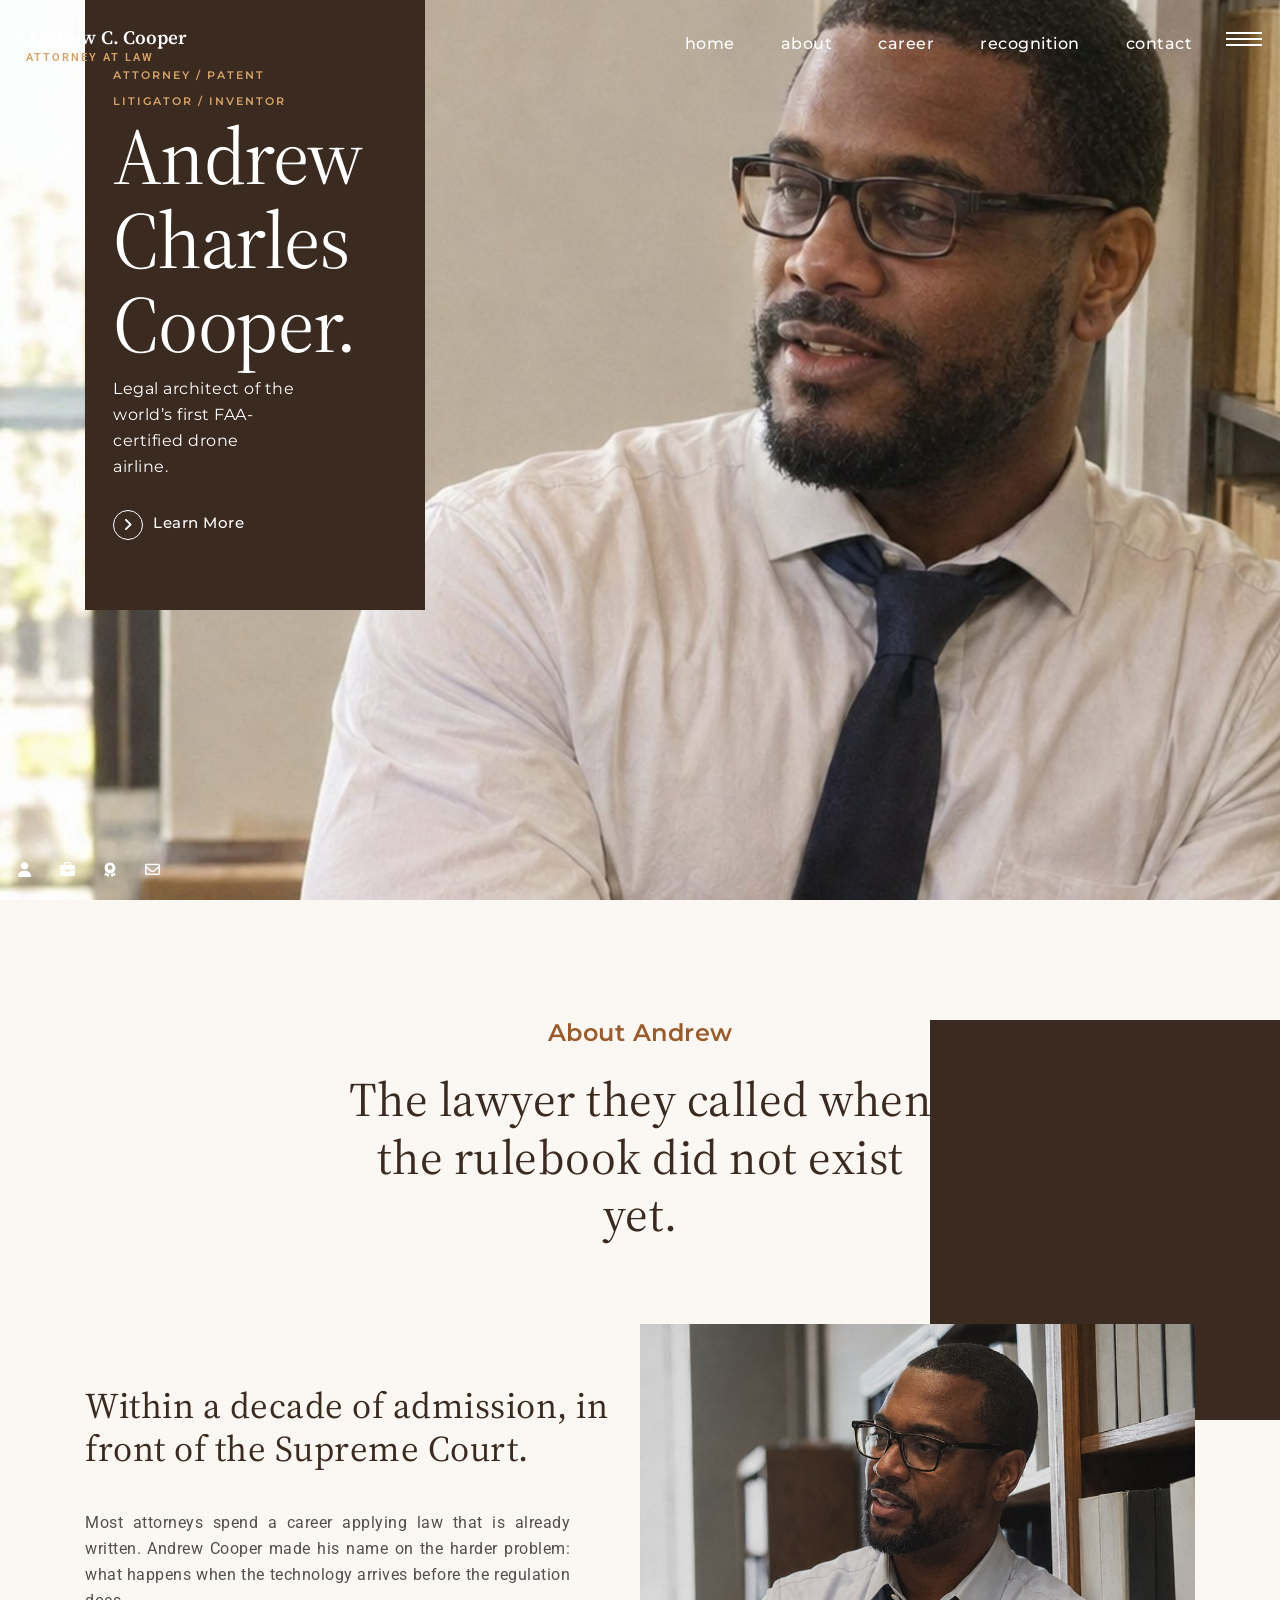
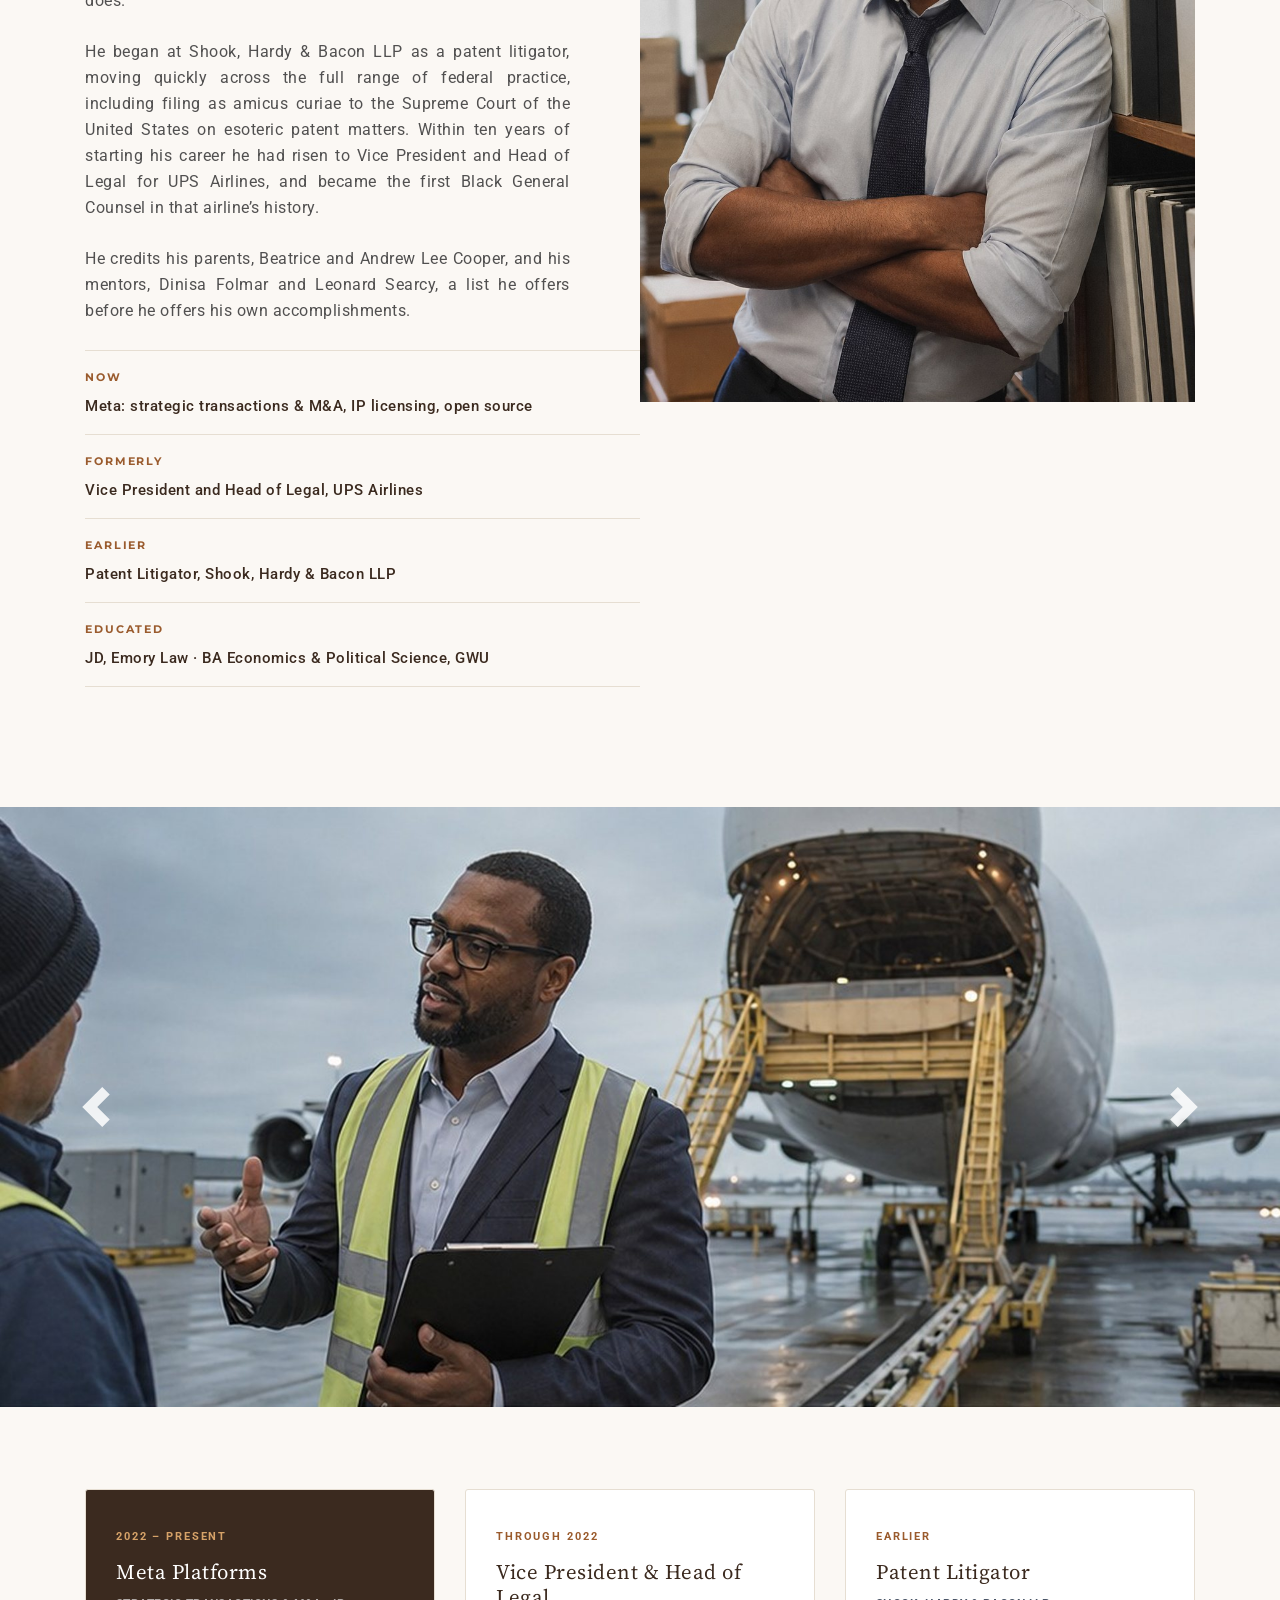
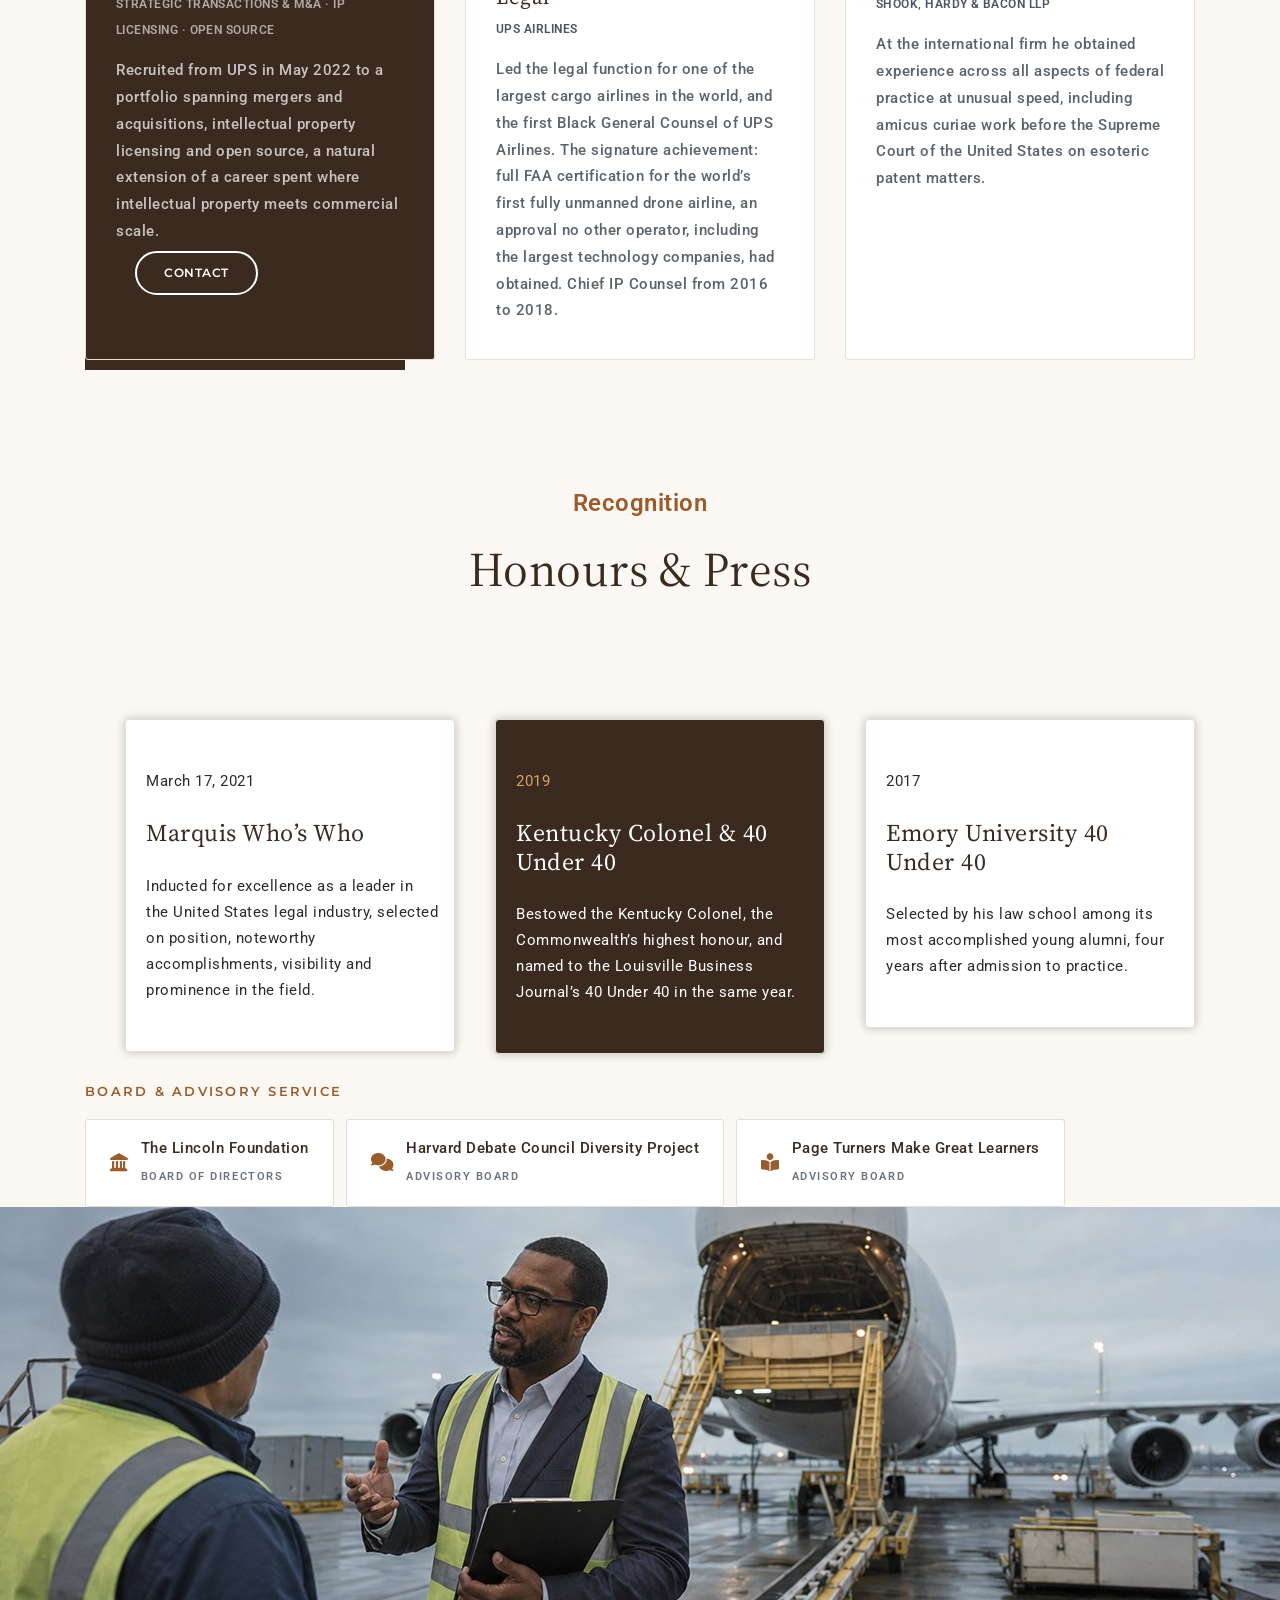
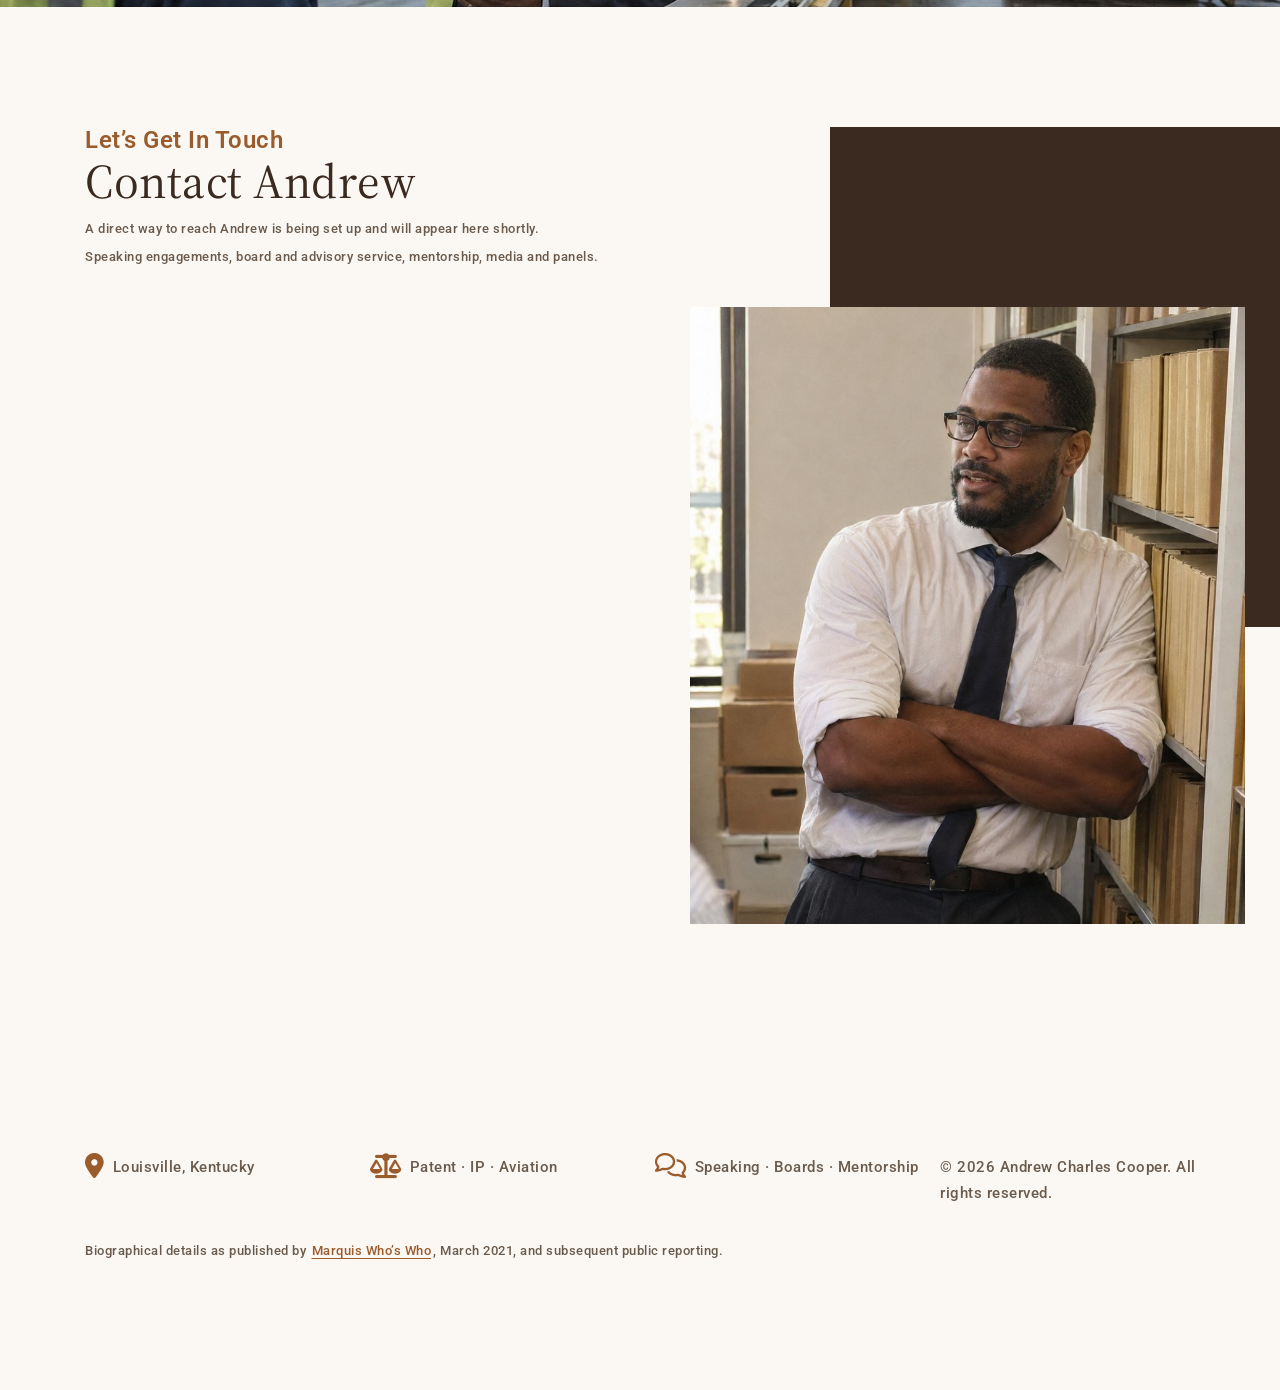
<file: index.html>
<!DOCTYPE html>
<html lang="en">
   <head>
   <meta charset="utf-8">
   <meta name="viewport" content="width=device-width, initial-scale=1, shrink-to-fit=no">
   <meta name="description" content="Andrew Charles Cooper, attorney, patent litigator and inventor. Formerly Vice President and Head of Legal for UPS Airlines, where he led the legal work behind the world's first FAA-certified drone airline. Now at Meta.">
   <meta name="author" content="Andrew Charles Cooper">
   <meta name="robots" content="index, follow">
   <title>Andrew Charles Cooper | Attorney, Patent Litigator &amp; Aviation Counsel</title>
   <link rel="canonical" href="https://ranatahirbilal.github.io/andrew-cooper/">
   <meta property="og:type" content="profile">
   <meta property="og:title" content="Andrew Charles Cooper | Attorney &amp; Patent Litigator">
   <meta property="og:description" content="Legal architect of the world's first FAA-certified drone airline.">
   <meta property="og:url" content="https://ranatahirbilal.github.io/andrew-cooper/">
   <meta property="og:image" content="https://ranatahirbilal.github.io/andrew-cooper/celebrity/img/share.png">
   <meta name="twitter:card" content="summary_large_image">
   <meta name="twitter:image" content="https://ranatahirbilal.github.io/andrew-cooper/celebrity/img/share.png">
   <meta name="theme-color" content="#3B2A1F">
   <link rel="icon" type="image/svg+xml" href="celebrity/img/favicon.svg">
   <link rel="preconnect" href="https://fonts.googleapis.com">
   <link rel="preconnect" href="https://fonts.gstatic.com" crossorigin>
   <link href="https://fonts.googleapis.com/css2?family=Source+Serif+4:ital,opsz,wght@0,8..60,300;0,8..60,400;0,8..60,600;1,8..60,400&display=swap" rel="stylesheet">
   <link rel="preload" as="image" href="celebrity/img/banner.jpg" fetchpriority="high">
   <link rel="stylesheet" href="vendor/css/bundle.min.css">
   <link rel="stylesheet" href="vendor/css/wow.css">
   <link rel="stylesheet" href="vendor/css/owl.carousel.min.css">
   <link rel="stylesheet" href="vendor/css/swiper.min.css">
   <link rel="stylesheet" href="vendor/css/jquery.fancybox.min.css">
   <link rel="stylesheet" href="vendor/css/cubeportfolio.min.css">
   <link rel="stylesheet" href="celebrity/css/style.css">
   <link rel="stylesheet" href="celebrity/css/custom.css">
   <link rel="stylesheet" href="celebrity/css/ac-custom.css">
   <script type="application/ld+json">
   {"@context":"https://schema.org","@type":"Person","name":"Andrew Charles Cooper","jobTitle":"Attorney","url":"https://ranatahirbilal.github.io/andrew-cooper/","address":{"@type":"PostalAddress","addressLocality":"Louisville","addressRegion":"KY","addressCountry":"US"},"alumniOf":[{"@type":"CollegeOrUniversity","name":"The George Washington University"},{"@type":"CollegeOrUniversity","name":"Emory University School of Law"}],"knowsAbout":["Patent Litigation","Intellectual Property","Aviation Law","Federal Practice","Strategic Transactions","Open Source Licensing"]}
   </script>
   <style>
/* Contact form removed until the client's address is confirmed; keep the section's original proportions. */
@media (min-width:992px){#contact .form-section{min-height:907px}}
@media (min-width:992px) and (max-width:1199px){#contact .form-section{min-height:980px}}
@media (max-width:991px){#contact .rectangle{display:none}#contact .ac-pending{margin-bottom:.5rem}}
</style>
</head>

<body data-offset="90" data-spy="scroll" data-target=".navbar">
<a class="ac-skip" href="#main">Skip to content</a>

<!-- Start Loader -->
<div class="loader center-block">
   <div class="spinner">
      <div class="spinner-container container1">
         <div class="circle1"></div>
         <div class="circle2"></div>
         <div class="circle3"></div>
         <div class="circle4"></div>
      </div>
      <div class="spinner-container container2">
         <div class="circle1"></div>
         <div class="circle2"></div>
         <div class="circle3"></div>
         <div class="circle4"></div>
      </div>
   </div>
</div>
<!-- End Loader -->

<!--Start Header -->
<header class="navigation-bar">
   <!--Navbar-->
   <nav class="navbar navbar-expand-lg fixed-top navbar-fixed-top ">
      <a class="navbar-brand scroll" href="#home">
      <span class="ac-wordmark"><b>Andrew C. Cooper</b><small>Attorney at Law</small></span>
      </a>
      <!--Nav Links-->
      <div class="collapse navbar-collapse" id="navbarSupportedContent">
         <ul class="navbar-nav ml-auto">
                        <li class="nav-item active"><a class="nav-link font scroll" href="#home">home</a></li>
            <li class="nav-item"><a class="nav-link font scroll" href="#about">about</a></li>
            <li class="nav-item"><a class="nav-link font scroll" href="#projects">career</a></li>
            <li class="nav-item"><a class="nav-link font scroll" href="#press-release">recognition</a></li>
            <li class="nav-item"><a class="nav-link font scroll" href="#contact">contact</a></li>
         </ul>
      </div>
      <!-- Container End -->
      <button type="button" class="sidemenu_btn link" id="sidemenu_toggle" aria-label="Open menu" aria-expanded="false" aria-controls="sideMenu">
      <span></span>
      <span></span>
      <span></span>
      </a>
      <!--Side Menu Button-->
   </nav>
   <!-- Navbar End -->
   <!-- Side Menu -->
   <div class="side-menu hidden" id="sideMenu" role="dialog" aria-modal="true" aria-label="Site menu">
      <div class="inner-wrapper">
         <div class="sidemenu-image">
            <a class="scroll" href="#home"><span class="ac-side-mono">AC</span></a>
         </div>
         <span class="btn-close" id="btn_sideNavClose"><i></i><i></i></span>
         <nav class="side-nav w-100">
            <ul class="navbar-nav">
                           <li class="nav-item"><a class="nav-link font scroll" href="#home">home</a></li>
            <li class="nav-item"><a class="nav-link font scroll" href="#about">about</a></li>
            <li class="nav-item"><a class="nav-link font scroll" href="#projects">career</a></li>
            <li class="nav-item"><a class="nav-link font scroll" href="#press-release">recognition</a></li>
            <li class="nav-item"><a class="nav-link font scroll" href="#contact">contact</a></li>
            </ul>
         </nav>
         <div class="side-menu-footer">
            <div class="banner-icons">
               <ul>
                  <li>
                     <a href="#" class="hover"><i class="fab fa-facebook-f"></i></a>
                  </li>
                  <li><a href="#" class="hover"><i class="fab fa-x-twitter"></i></a></li>
                  <li><a href="#" class="hover"><i class="fab fa-linkedin-in"></i></a></li>
                  <li><a href="#" class="hover"><i class="fab fa-instagram"></i></a></li>
               </ul>
            </div>
            <p class="copywrite text-left">&copy; 2026 Andrew Charles Cooper.<br>All rights reserved.</p>
         </div>
      </div>
   </div>
   <a id="close_side_menu" href="javascript:void(0);"></a>
   <!-- End side menu -->
</header>
<!-- End Header -->

<main id="main">
<!-- Start Banner -->
<section class="banner-section" id="home">
   <div class="container">
      <div class="rectangle wow slideInDown" data-wow-delay="900ms">
         <div class="text font">
            <p>Attorney / Patent Litigator / Inventor</p>
            <h1>Andrew Charles Cooper.</h1>
            <p>Legal architect of the world&rsquo;s first FAA-certified drone airline.</p>
            <a class="media scroll" href="#about">
               <i class="fas fa-angle-right"></i>
               <div class="media-body">Learn More</div>
            </a>
         </div>
      </div>
   </div>
   <div class="social-icons">
      <ul class="social-icons-simple">
         <li><a class="icon-hovr wow fadeInDown" data-wow-delay="1200ms" href="#about"><i class="fas fa-user"></i></a></li>
         <li><a class="icon-hovr wow fadeInUp" data-wow-delay="1200ms" href="#projects"><i class="fas fa-briefcase"></i></a></li>
         <li><a class="icon-hovr wow fadeInDown" data-wow-delay="1200ms" href="#press-release"><i class="fas fa-award"></i></a></li>
         <li><a class="icon-hovr wow fadeInUp" data-wow-delay="1200ms" href="#contact"><i class="far fa-envelope"></i></a></li>
      </ul>
   </div>
</section>
<!-- End Banner -->

<!-- Start About -->
<section class="about-section" id="about">
   <div class="container">
      <div class="row no-gutters">
         <div class="col-lg-12 wow fadeInDown" data-wow-delay="300ms">
            <p class="subheading font">About Andrew</p>
            <h2 class="heading font">The lawyer they called when the rulebook did not exist yet.</h2>
         </div>
      </div>
      <div class="row no-gutters">
         <div class="col-lg-6 col-md-12 col-sm-12 text-section wow fadeInLeft" data-wow-delay="300ms">
            <h2 class="heading">Within a decade of admission, in front of the Supreme Court.</h2>
            <p class="text">Most attorneys spend a career applying law that is already written. Andrew Cooper
               made his name on the harder problem: what happens when the technology arrives before the
               regulation does.</p>
            <p class="text">He began at Shook, Hardy &amp; Bacon LLP as a patent litigator, moving quickly
               across the full range of federal practice, including filing as amicus curiae to the
               Supreme Court of the United States on esoteric patent matters. Within ten years of starting
               his career he had risen to Vice President and Head of Legal for UPS Airlines, and became the
               first Black General Counsel in that airline&rsquo;s history.</p>
            <p class="text">He credits his parents, Beatrice and Andrew Lee Cooper, and his mentors, Dinisa
               Folmar and Leonard Searcy, a list he offers before he offers his own accomplishments.</p>
            <ul class="ac-facts">
               <li><b>Now</b>Meta: strategic transactions &amp; M&amp;A, IP licensing, open source</li>
               <li><b>Formerly</b>Vice President and Head of Legal, UPS Airlines</li>
               <li><b>Earlier</b>Patent Litigator, Shook, Hardy &amp; Bacon LLP</li>
               <li><b>Educated</b>JD, Emory Law &middot; BA Economics &amp; Political Science, GWU</li>
            </ul>
         </div>
         <div class="col-lg-6 col-md-12 col-sm-12 img-section">
            <img src="celebrity/img/portrait-about.jpg" width="900" height="1100" loading="lazy" decoding="async" alt="Andrew Charles Cooper">
         </div>
      </div>
   </div>
   <div class="rectangle"></div>
</section>
<!-- End About -->

<!-- Start Project -->
<section class="project-section" id="projects">
   <div id="carouselExampleCaptions" class="carousel slide" data-interval="false" aria-roledescription="carousel" aria-label="Career highlights">
      <div class="carousel-inner">
         <div class="carousel-item active"><img src="celebrity/img/career-1.jpg" width="1920" height="900" loading="lazy" decoding="async" alt="Aviation and drone certification"></div>
         <div class="carousel-item"><img src="celebrity/img/career-2.jpg" width="1920" height="900" loading="lazy" decoding="async" alt="Patent litigation and federal practice"></div>
         <div class="carousel-item"><img src="celebrity/img/career-3.jpg" width="1920" height="900" loading="lazy" decoding="async" alt="Technology transactions"></div>
      </div>
      <a class="carousel-control-prev" href="#carouselExampleCaptions" role="button" data-slide="prev">
         <span class="carousel-control-prev-icon" aria-hidden="true"></span><span class="sr-only">Previous</span>
      </a>
      <a class="carousel-control-next" href="#carouselExampleCaptions" role="button" data-slide="next">
         <span class="carousel-control-next-icon" aria-hidden="true"></span><span class="sr-only">Next</span>
      </a>
   </div>
   <div class="container">
      <div class="rectangle wow fadeInLeft" data-wow-delay="300ms">
         <div class="project-text">
            <h2 class="font">The Career <br> In Three Moves</h2>
            <p>From the courtroom, to the flight deck, to the platform.</p>
            <a class="btn button btn-rounded white-btn btn-hvr-white scroll" href="#contact">CONTACT</a>
         </div>
      </div>
   </div>
   <div class="container ac-eras">
      <div class="row">
         <div class="col-lg-4 col-md-12 wow fadeInUp" data-wow-delay="300ms">
            <article class="ac-era is-now">
               <span class="ac-era-when">2022 &ndash; Present</span>
               <h3>Meta Platforms</h3>
               <span class="ac-era-where">Strategic Transactions &amp; M&amp;A &middot; IP Licensing &middot; Open Source</span>
               <p>Recruited from UPS in May 2022 to a portfolio spanning mergers and acquisitions,
                  intellectual property licensing and open source, a natural extension of a career
                  spent where intellectual property meets commercial scale.</p>
            </article>
         </div>
         <div class="col-lg-4 col-md-12 wow fadeInUp" data-wow-delay="400ms">
            <article class="ac-era">
               <span class="ac-era-when">Through 2022</span>
               <h3>Vice President &amp; Head of Legal</h3>
               <span class="ac-era-where">UPS Airlines</span>
               <p>Led the legal function for one of the largest cargo airlines in the world, and the first
                  Black General Counsel of UPS Airlines. The signature achievement: full FAA certification
                  for the world&rsquo;s first fully unmanned drone airline, an approval no other
                  operator, including the largest technology companies, had obtained. Chief IP Counsel from
                  2016 to 2018.</p>
            </article>
         </div>
         <div class="col-lg-4 col-md-12 wow fadeInUp" data-wow-delay="500ms">
            <article class="ac-era">
               <span class="ac-era-when">Earlier</span>
               <h3>Patent Litigator</h3>
               <span class="ac-era-where">Shook, Hardy &amp; Bacon LLP</span>
               <p>At the international firm he obtained experience across all aspects of federal practice at
                  unusual speed, including amicus curiae work before the Supreme Court of the United States
                  on esoteric patent matters.</p>
            </article>
         </div>
      </div>
   </div>
</section>
<!-- End Project -->

<!-- Start Press Release -->
<section class="media-section" id="press-release">
   <div class="container">
      <div class="row no-gutters">
         <div class="col-lg-12 wow fadeInDown" data-wow-delay="300ms">
            <p class="subheading">Recognition</p>
            <h2 class="heading">Honours &amp; Press</h2>
         </div>
      </div>
      <div class="row no-gutters cards-section">
         <div class="col-lg-4 col-md-12 col-sm-12">
            <div class="card card-1 wow fadeInLeft" data-wow-delay="300ms">
               <div class="card-body">
                  <p>March 17, 2021</p>
                  <h3 class="card-title font">Marquis Who&rsquo;s Who</h3>
                  <p>Inducted for excellence as a leader in the United States legal industry, selected on position, noteworthy accomplishments, visibility and prominence in the field.</p>
               </div>
            </div>
         </div>
         <div class="col-lg-4 col-md-12 col-sm-12">
            <div class="card active selected wow fadeInUp" data-wow-delay="300ms">
               <div class="card-body">
                  <p>2019</p>
                  <h3 class="card-title font">Kentucky Colonel &amp; 40 Under 40</h3>
                  <p>Bestowed the Kentucky Colonel, the Commonwealth&rsquo;s highest honour, and named to the Louisville Business Journal&rsquo;s 40 Under 40 in the same year.</p>
               </div>
            </div>
         </div>
         <div class="col-lg-4 col-md-12 col-sm-12">
            <div class="card  wow fadeInRight" data-wow-delay="300ms">
               <div class="card-body">
                  <p>2017</p>
                  <h3 class="card-title font">Emory University 40 Under 40</h3>
                  <p>Selected by his law school among its most accomplished young alumni, four years after admission to practice.</p>
               </div>
            </div>
         </div>
      </div>
      <div class="row no-gutters ac-boards">
         <div class="col-lg-12 wow fadeInUp" data-wow-delay="300ms">
            <h4 class="ac-sub">Board &amp; Advisory Service</h4>
            <ul>
               <li><i class="fas fa-landmark"></i><span>The Lincoln Foundation<small>Board of Directors</small></span></li>
               <li><i class="fas fa-comments"></i><span>Harvard Debate Council Diversity Project<small>Advisory Board</small></span></li>
               <li><i class="fas fa-book-reader"></i><span>Page Turners Make Great Learners<small>Advisory Board</small></span></li>
            </ul>
         </div>
      </div>
   </div>
   <div class="row no-gutters img-section">
      <img src="celebrity/img/band.jpg" width="1920" height="600" loading="lazy" decoding="async" alt="Aviation and technology">
   </div>
</section>
<!-- End Press Release -->

<!-- Start Contact -->
<section class="contact-section" id="contact">
   <div class="container">
      <div class="row no-gutters">
         <div class="col-lg-6 col-md-12 col-sm-12 form-section wow fadeInLeft" data-wow-delay="300ms">
            <p class="subheading">Let&rsquo;s Get In Touch</p>
            <h2 class="heading">Contact Andrew</h2>
            <!-- Needs Client Confirmation: contact email. The form was removed on 2026-09-17 because it
                 delivered to the site builder, not to Andrew. Restore it from
                 _backups/claude-79-emdash-fix-2026-09-17.zip once his address is known. -->
            <p class="ac-help ac-pending">A direct way to reach Andrew is being set up and will appear here shortly.</p>
            <p class="ac-help">Speaking engagements, board and advisory service, mentorship, media and panels.</p>
         </div>
         <div class="col-lg-6 col-md-12 col-sm-12 img-section">
            <img src="celebrity/img/portrait-contact.jpg" width="900" height="1000" loading="lazy" decoding="async" alt="Andrew Charles Cooper">
         </div>
      </div>
      <footer class="row copyright-section">
         <div class="col-lg-3 col-md-12 column">
            <div class="media wow fadeInUp" data-wow-delay="300ms"><i class="fas fa-map-marker-alt mr-2"></i>
               <div class="media-body"><p>Louisville, Kentucky</p></div></div>
         </div>
         <div class="col-lg-3 col-md-12 column">
            <div class="media wow fadeInDown" data-wow-delay="300ms"><i class="fas fa-balance-scale mr-2"></i>
               <div class="media-body"><p>Patent &middot; IP &middot; Aviation</p></div></div>
         </div>
         <div class="col-lg-3 col-md-12 column">
            <div class="media wow fadeInUp" data-wow-delay="300ms"><i class="far fa-comments mr-2"></i>
               <div class="media-body"><p>Speaking &middot; Boards &middot; Mentorship</p></div></div>
         </div>
         <div class="col-lg-3 col-md-12 column">
            <div class="media wow fadeInDown" data-wow-delay="300ms">
               <div class="media-body"><p>&copy; 2026 Andrew Charles Cooper. All rights reserved.</p></div></div>
         </div>
      </footer>
      <div class="row"><div class="col-12 ac-source"><p>Biographical details as published by
         <a href="https://www.24-7pressrelease.com/press-release/480141/andrew-charles-cooper-is-inducted-into-marquis-whos-who" target="_blank" rel="noopener noreferrer">Marquis Who&rsquo;s Who</a>, March 2021, and subsequent public reporting.</p></div></div>
   </div>
   <div class="rectangle"></div>
</section>
<!-- End Contact -->
</main>

<!-- JavaScript -->
<script src="vendor/js/bundle.min.js"></script>
<!-- Plugin Js -->

<script src="vendor/js/wow.min.js"></script>
<script src="vendor/js/swiper.min.js"></script>
<script src="vendor/js/owl.carousel.min.js"></script>
<script src="vendor/js/jquery.fancybox.min.js"></script>
<script src="vendor/js/jquery.cubeportfolio.min.js"></script>
<!-- custom script -->
<script src="celebrity/js/script.js"></script>
<script src="celebrity/js/ac-reveal.js"></script>
<script src="celebrity/js/ac-ux.js"></script>
</body>
</html>
</file>
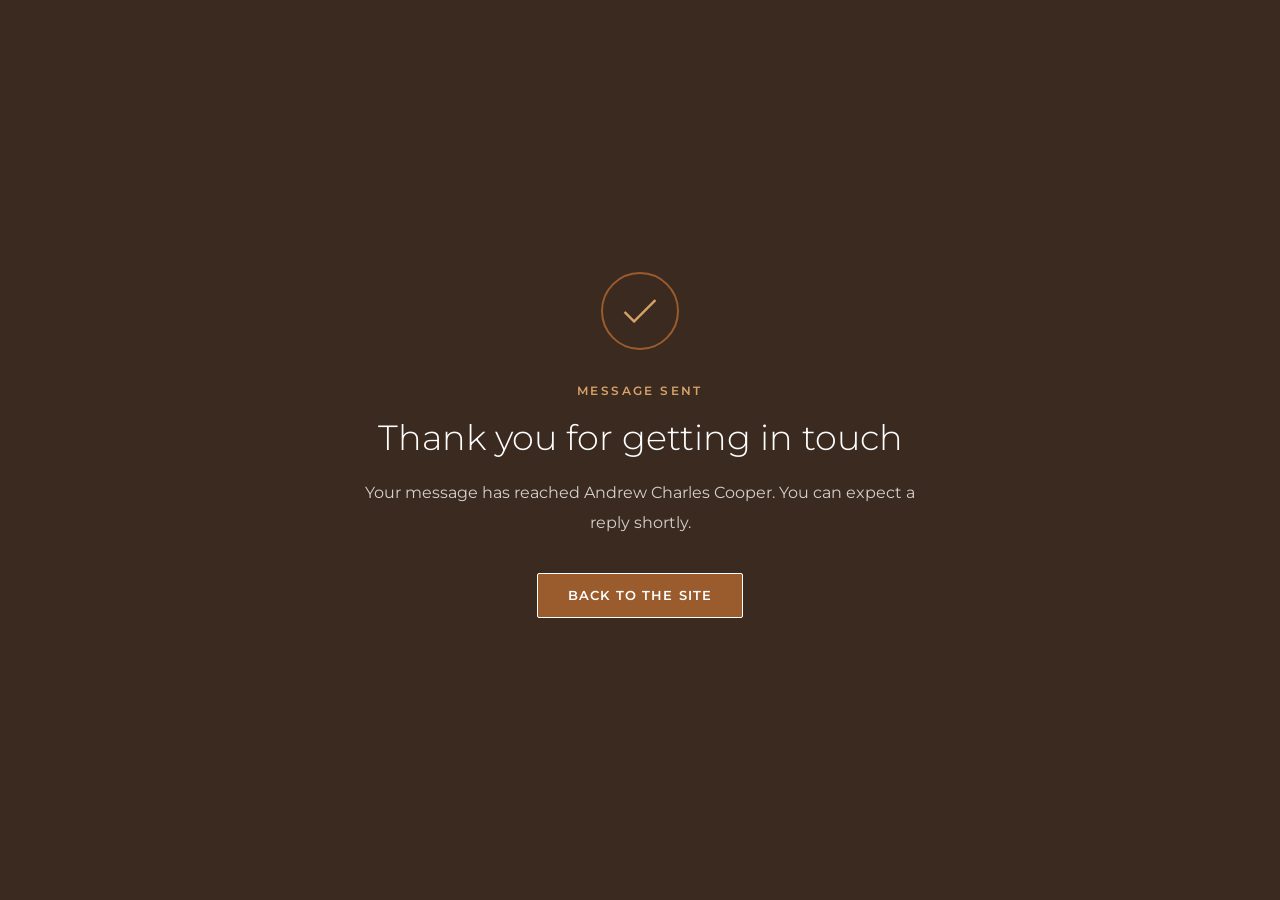
<file: thanks.html>
<!DOCTYPE html>
<html lang="en">
<head>
<meta charset="utf-8">
<meta content="width=device-width, initial-scale=1, shrink-to-fit=no" name="viewport">
<title>Message sent | Andrew Charles Cooper</title>
<meta name="description" content="Your message has been sent to Andrew Charles Cooper.">
<meta name="robots" content="noindex, follow">
<link rel="icon" type="image/svg+xml" href="celebrity/img/favicon.svg">
<link rel="icon" href="vendor/img/favicon.ico">
<link rel="preconnect" href="https://fonts.googleapis.com">
<link rel="preconnect" href="https://fonts.gstatic.com" crossorigin>
<link href="https://fonts.googleapis.com/css2?family=Montserrat:wght@300;400;500;600;700&display=swap" rel="stylesheet">
<link rel="stylesheet" href="vendor/css/line-awesome.min.css">
<style>
  :root{
    --pb-brand:#3B2A1F; --pb-accent:#9A5B2D; --pb-accent-2:#D6A268;
    --pb-ease:cubic-bezier(.22,.61,.36,1);
  }
  *{ box-sizing:border-box; }
  body{
    margin:0; min-height:100vh; background:var(--pb-brand);
    font-family:'Montserrat',sans-serif; color:#fff;
    display:flex; align-items:center; justify-content:center; padding:30px;
    text-align:center;
  }
  .wrap{ max-width:560px; animation:rise .8s var(--pb-ease) both; }
  @keyframes rise{ from{ opacity:0; transform:translateY(22px); } to{ opacity:1; transform:none; } }
  .tick{
    width:78px; height:78px; margin:0 auto 30px; border-radius:50%;
    border:2px solid var(--pb-accent); display:flex; align-items:center; justify-content:center;
  }
  .tick i{ font-size:38px; color:var(--pb-accent-2); }
  .eyebrow{
    color:var(--pb-accent-2); letter-spacing:.2em; text-transform:uppercase;
    font-size:12px; font-weight:600; margin:0 0 14px;
  }
  h1{ font-size:2.2rem; font-weight:300; margin:0 0 18px; line-height:1.25; }
  p{ color:rgba(255,255,255,.78); line-height:1.85; font-size:16px; margin:0 0 12px; }
  .links{ margin-top:36px; }
  a.btn{
    display:inline-block; padding:14px 30px; margin:0 6px 10px;
    font-size:12.5px; font-weight:600; letter-spacing:.09em; text-transform:uppercase;
    border-radius:2px; text-decoration:none; border:1px solid;
    transition:background .3s var(--pb-ease), color .3s var(--pb-ease),
               border-color .3s var(--pb-ease), transform .3s var(--pb-ease);
  }
  a.btn:hover{ transform:translateY(-2px); }
  .solid{ background:var(--pb-accent); border-color:var(--pb-accent); color:#fff; }
  .solid:hover{ background:#fff; border-color:#fff; color:var(--pb-brand); }
  .ghost{ background:transparent; border-color:rgba(255,255,255,.5); color:#fff; }
  .ghost:hover{ background:#fff; border-color:#fff; color:var(--pb-brand); }
  @media(max-width:575px){
    h1{ font-size:1.6rem; }
    a.btn{ display:block; max-width:290px; margin:0 auto 10px; }
  }
</style>
</head>
<body>
  <div class="wrap">
    <div class="tick"><i class="las la-check" aria-hidden="true"></i></div>
    <p class="eyebrow">Message sent</p>
    <h1>Thank you for getting in touch</h1>
    <p>Your message has reached Andrew Charles Cooper. You can expect a reply shortly.</p>
        <div class="links">
      <a class="btn solid" href="./">Back to the site</a>
          </div>
  </div>
</body>
</html>
</file>
<file: vendor/css/wow.css>
@charset "UTF-8";


/*!
Animate.css - http://daneden.me/animate
Licensed under the MIT license

Copyright (c) 2013 Daniel Eden

Permission is hereby granted, free of charge, to any person obtaining a copy of this software and associated documentation files (the "Software"), to deal in the Software without restriction, including without limitation the rights to use, copy, modify, merge, publish, distribute, sublicense, and/or sell copies of the Software, and to permit persons to whom the Software is furnished to do so, subject to the following conditions:

The above copyright notice and this permission notice shall be included in all copies or substantial portions of the Software.

THE SOFTWARE IS PROVIDED "AS IS", WITHOUT WARRANTY OF ANY KIND, EXPRESS OR IMPLIED, INCLUDING BUT NOT LIMITED TO THE WARRANTIES OF MERCHANTABILITY, FITNESS FOR A PARTICULAR PURPOSE AND NONINFRINGEMENT. IN NO EVENT SHALL THE AUTHORS OR COPYRIGHT HOLDERS BE LIABLE FOR ANY CLAIM, DAMAGES OR OTHER LIABILITY, WHETHER IN AN ACTION OF CONTRACT, TORT OR OTHERWISE, ARISING FROM, OUT OF OR IN CONNECTION WITH THE SOFTWARE OR THE USE OR OTHER DEALINGS IN THE SOFTWARE.
*/

.animated {
  -webkit-animation-duration: 1s;
  animation-duration: 1s;
  -webkit-animation-fill-mode: both;
  animation-fill-mode: both;
}

.animated.hinge {
  -webkit-animation-duration: 2s;
  animation-duration: 2s;
}

@-webkit-keyframes bounce {
  0%, 20%, 50%, 80%, 100% {
    -webkit-transform: translateY(0);
    transform: translateY(0);
  }

  40% {
    -webkit-transform: translateY(-30px);
    transform: translateY(-30px);
  }

  60% {
    -webkit-transform: translateY(-15px);
    transform: translateY(-15px);
  }
}

@keyframes bounce {
  0%, 20%, 50%, 80%, 100% {
    -webkit-transform: translateY(0);
    -ms-transform: translateY(0);
    transform: translateY(0);
  }

  40% {
    -webkit-transform: translateY(-30px);
    -ms-transform: translateY(-30px);
    transform: translateY(-30px);
  }

  60% {
    -webkit-transform: translateY(-15px);
    -ms-transform: translateY(-15px);
    transform: translateY(-15px);
  }
}

.bounce {
  -webkit-animation-name: bounce;
  animation-name: bounce;
}

@-webkit-keyframes flash {
  0%, 50%, 100% {
    opacity: 1;
  }

  25%, 75% {
    opacity: 0;
  }
}

@keyframes flash {
  0%, 50%, 100% {
    opacity: 1;
  }

  25%, 75% {
    opacity: 0;
  }
}

.flash {
  -webkit-animation-name: flash;
  animation-name: flash;
}

/* originally authored by Nick Pettit - https://github.com/nickpettit/glide */

@-webkit-keyframes pulse {
  0% {
    -webkit-transform: scale(1);
    transform: scale(1);
  }

  50% {
    -webkit-transform: scale(1.1);
    transform: scale(1.1);
  }

  100% {
    -webkit-transform: scale(1);
    transform: scale(1);
  }
}

@keyframes pulse {
  0% {
    -webkit-transform: scale(1);
    -ms-transform: scale(1);
    transform: scale(1);
  }

  50% {
    -webkit-transform: scale(1.1);
    -ms-transform: scale(1.1);
    transform: scale(1.1);
  }

  100% {
    -webkit-transform: scale(1);
    -ms-transform: scale(1);
    transform: scale(1);
  }
}

.pulse {
  -webkit-animation-name: pulse;
  animation-name: pulse;
}

@-webkit-keyframes shake {
  0%, 100% {
    -webkit-transform: translateX(0);
    transform: translateX(0);
  }

  10%, 30%, 50%, 70%, 90% {
    -webkit-transform: translateX(-10px);
    transform: translateX(-10px);
  }

  20%, 40%, 60%, 80% {
    -webkit-transform: translateX(10px);
    transform: translateX(10px);
  }
}

@keyframes shake {
  0%, 100% {
    -webkit-transform: translateX(0);
    -ms-transform: translateX(0);
    transform: translateX(0);
  }

  10%, 30%, 50%, 70%, 90% {
    -webkit-transform: translateX(-10px);
    -ms-transform: translateX(-10px);
    transform: translateX(-10px);
  }

  20%, 40%, 60%, 80% {
    -webkit-transform: translateX(10px);
    -ms-transform: translateX(10px);
    transform: translateX(10px);
  }
}

.shake {
  -webkit-animation-name: shake;
  animation-name: shake;
}

@-webkit-keyframes swing {
  20% {
    -webkit-transform: rotate(15deg);
    transform: rotate(15deg);
  }

  40% {
    -webkit-transform: rotate(-10deg);
    transform: rotate(-10deg);
  }

  60% {
    -webkit-transform: rotate(5deg);
    transform: rotate(5deg);
  }

  80% {
    -webkit-transform: rotate(-5deg);
    transform: rotate(-5deg);
  }

  100% {
    -webkit-transform: rotate(0deg);
    transform: rotate(0deg);
  }
}

@keyframes swing {
  20% {
    -webkit-transform: rotate(15deg);
    -ms-transform: rotate(15deg);
    transform: rotate(15deg);
  }

  40% {
    -webkit-transform: rotate(-10deg);
    -ms-transform: rotate(-10deg);
    transform: rotate(-10deg);
  }

  60% {
    -webkit-transform: rotate(5deg);
    -ms-transform: rotate(5deg);
    transform: rotate(5deg);
  }

  80% {
    -webkit-transform: rotate(-5deg);
    -ms-transform: rotate(-5deg);
    transform: rotate(-5deg);
  }

  100% {
    -webkit-transform: rotate(0deg);
    -ms-transform: rotate(0deg);
    transform: rotate(0deg);
  }
}

.swing {
  -webkit-transform-origin: top center;
  -ms-transform-origin: top center;
  transform-origin: top center;
  -webkit-animation-name: swing;
  animation-name: swing;
}

@-webkit-keyframes tada {
  0% {
    -webkit-transform: scale(1);
    transform: scale(1);
  }

  10%, 20% {
    -webkit-transform: scale(0.9) rotate(-3deg);
    transform: scale(0.9) rotate(-3deg);
  }

  30%, 50%, 70%, 90% {
    -webkit-transform: scale(1.1) rotate(3deg);
    transform: scale(1.1) rotate(3deg);
  }

  40%, 60%, 80% {
    -webkit-transform: scale(1.1) rotate(-3deg);
    transform: scale(1.1) rotate(-3deg);
  }

  100% {
    -webkit-transform: scale(1) rotate(0);
    transform: scale(1) rotate(0);
  }
}

@keyframes tada {
  0% {
    -webkit-transform: scale(1);
    -ms-transform: scale(1);
    transform: scale(1);
  }

  10%, 20% {
    -webkit-transform: scale(0.9) rotate(-3deg);
    -ms-transform: scale(0.9) rotate(-3deg);
    transform: scale(0.9) rotate(-3deg);
  }

  30%, 50%, 70%, 90% {
    -webkit-transform: scale(1.1) rotate(3deg);
    -ms-transform: scale(1.1) rotate(3deg);
    transform: scale(1.1) rotate(3deg);
  }

  40%, 60%, 80% {
    -webkit-transform: scale(1.1) rotate(-3deg);
    -ms-transform: scale(1.1) rotate(-3deg);
    transform: scale(1.1) rotate(-3deg);
  }

  100% {
    -webkit-transform: scale(1) rotate(0);
    -ms-transform: scale(1) rotate(0);
    transform: scale(1) rotate(0);
  }
}

.tada {
  -webkit-animation-name: tada;
  animation-name: tada;
}

/* originally authored by Nick Pettit - https://github.com/nickpettit/glide */

@-webkit-keyframes wobble {
  0% {
    -webkit-transform: translateX(0%);
    transform: translateX(0%);
  }

  15% {
    -webkit-transform: translateX(-25%) rotate(-5deg);
    transform: translateX(-25%) rotate(-5deg);
  }

  30% {
    -webkit-transform: translateX(20%) rotate(3deg);
    transform: translateX(20%) rotate(3deg);
  }

  45% {
    -webkit-transform: translateX(-15%) rotate(-3deg);
    transform: translateX(-15%) rotate(-3deg);
  }

  60% {
    -webkit-transform: translateX(10%) rotate(2deg);
    transform: translateX(10%) rotate(2deg);
  }

  75% {
    -webkit-transform: translateX(-5%) rotate(-1deg);
    transform: translateX(-5%) rotate(-1deg);
  }

  100% {
    -webkit-transform: translateX(0%);
    transform: translateX(0%);
  }
}

@keyframes wobble {
  0% {
    -webkit-transform: translateX(0%);
    -ms-transform: translateX(0%);
    transform: translateX(0%);
  }

  15% {
    -webkit-transform: translateX(-25%) rotate(-5deg);
    -ms-transform: translateX(-25%) rotate(-5deg);
    transform: translateX(-25%) rotate(-5deg);
  }

  30% {
    -webkit-transform: translateX(20%) rotate(3deg);
    -ms-transform: translateX(20%) rotate(3deg);
    transform: translateX(20%) rotate(3deg);
  }

  45% {
    -webkit-transform: translateX(-15%) rotate(-3deg);
    -ms-transform: translateX(-15%) rotate(-3deg);
    transform: translateX(-15%) rotate(-3deg);
  }

  60% {
    -webkit-transform: translateX(10%) rotate(2deg);
    -ms-transform: translateX(10%) rotate(2deg);
    transform: translateX(10%) rotate(2deg);
  }

  75% {
    -webkit-transform: translateX(-5%) rotate(-1deg);
    -ms-transform: translateX(-5%) rotate(-1deg);
    transform: translateX(-5%) rotate(-1deg);
  }

  100% {
    -webkit-transform: translateX(0%);
    -ms-transform: translateX(0%);
    transform: translateX(0%);
  }
}

.wobble {
  -webkit-animation-name: wobble;
  animation-name: wobble;
}

@-webkit-keyframes bounceIn {
  0% {
    opacity: 0;
    -webkit-transform: scale(.3);
    transform: scale(.3);
  }

  50% {
    opacity: 1;
    -webkit-transform: scale(1.05);
    transform: scale(1.05);
  }

  70% {
    -webkit-transform: scale(.9);
    transform: scale(.9);
  }

  100% {
    -webkit-transform: scale(1);
    transform: scale(1);
  }
}

@keyframes bounceIn {
  0% {
    opacity: 0;
    -webkit-transform: scale(.3);
    -ms-transform: scale(.3);
    transform: scale(.3);
  }

  50% {
    opacity: 1;
    -webkit-transform: scale(1.05);
    -ms-transform: scale(1.05);
    transform: scale(1.05);
  }

  70% {
    -webkit-transform: scale(.9);
    -ms-transform: scale(.9);
    transform: scale(.9);
  }

  100% {
    -webkit-transform: scale(1);
    -ms-transform: scale(1);
    transform: scale(1);
  }
}

.bounceIn {
  -webkit-animation-name: bounceIn;
  animation-name: bounceIn;
}

@-webkit-keyframes bounceInDown {
  0% {
    opacity: 0;
    -webkit-transform: translateY(-2000px);
    transform: translateY(-2000px);
  }

  60% {
    opacity: 1;
    -webkit-transform: translateY(30px);
    transform: translateY(30px);
  }

  80% {
    -webkit-transform: translateY(-10px);
    transform: translateY(-10px);
  }

  100% {
    -webkit-transform: translateY(0);
    transform: translateY(0);
  }
}

@keyframes bounceInDown {
  0% {
    opacity: 0;
    -webkit-transform: translateY(-2000px);
    -ms-transform: translateY(-2000px);
    transform: translateY(-2000px);
  }

  60% {
    opacity: 1;
    -webkit-transform: translateY(30px);
    -ms-transform: translateY(30px);
    transform: translateY(30px);
  }

  80% {
    -webkit-transform: translateY(-10px);
    -ms-transform: translateY(-10px);
    transform: translateY(-10px);
  }

  100% {
    -webkit-transform: translateY(0);
    -ms-transform: translateY(0);
    transform: translateY(0);
  }
}

.bounceInDown {
  -webkit-animation-name: bounceInDown;
  animation-name: bounceInDown;
}

@-webkit-keyframes bounceInLeft {
  0% {
    opacity: 0;
    -webkit-transform: translateX(-2000px);
    transform: translateX(-2000px);
  }

  60% {
    opacity: 1;
    -webkit-transform: translateX(30px);
    transform: translateX(30px);
  }

  80% {
    -webkit-transform: translateX(-10px);
    transform: translateX(-10px);
  }

  100% {
    -webkit-transform: translateX(0);
    transform: translateX(0);
  }
}

@keyframes bounceInLeft {
  0% {
    opacity: 0;
    -webkit-transform: translateX(-2000px);
    -ms-transform: translateX(-2000px);
    transform: translateX(-2000px);
  }

  60% {
    opacity: 1;
    -webkit-transform: translateX(30px);
    -ms-transform: translateX(30px);
    transform: translateX(30px);
  }

  80% {
    -webkit-transform: translateX(-10px);
    -ms-transform: translateX(-10px);
    transform: translateX(-10px);
  }

  100% {
    -webkit-transform: translateX(0);
    -ms-transform: translateX(0);
    transform: translateX(0);
  }
}

.bounceInLeft {
  -webkit-animation-name: bounceInLeft;
  animation-name: bounceInLeft;
}

@-webkit-keyframes bounceInRight {
  0% {
    opacity: 0;
    -webkit-transform: translateX(2000px);
    transform: translateX(2000px);
  }

  60% {
    opacity: 1;
    -webkit-transform: translateX(-30px);
    transform: translateX(-30px);
  }

  80% {
    -webkit-transform: translateX(10px);
    transform: translateX(10px);
  }

  100% {
    -webkit-transform: translateX(0);
    transform: translateX(0);
  }
}

@keyframes bounceInRight {
  0% {
    opacity: 0;
    -webkit-transform: translateX(2000px);
    -ms-transform: translateX(2000px);
    transform: translateX(2000px);
  }

  60% {
    opacity: 1;
    -webkit-transform: translateX(-30px);
    -ms-transform: translateX(-30px);
    transform: translateX(-30px);
  }

  80% {
    -webkit-transform: translateX(10px);
    -ms-transform: translateX(10px);
    transform: translateX(10px);
  }

  100% {
    -webkit-transform: translateX(0);
    -ms-transform: translateX(0);
    transform: translateX(0);
  }
}

.bounceInRight {
  -webkit-animation-name: bounceInRight;
  animation-name: bounceInRight;
}

@-webkit-keyframes bounceInUp {
  0% {
    opacity: 0;
    -webkit-transform: translateY(2000px);
    transform: translateY(2000px);
  }

  60% {
    opacity: 1;
    -webkit-transform: translateY(-30px);
    transform: translateY(-30px);
  }

  80% {
    -webkit-transform: translateY(10px);
    transform: translateY(10px);
  }

  100% {
    -webkit-transform: translateY(0);
    transform: translateY(0);
  }
}

@keyframes bounceInUp {
  0% {
    opacity: 0;
    -webkit-transform: translateY(2000px);
    -ms-transform: translateY(2000px);
    transform: translateY(2000px);
  }

  60% {
    opacity: 1;
    -webkit-transform: translateY(-30px);
    -ms-transform: translateY(-30px);
    transform: translateY(-30px);
  }

  80% {
    -webkit-transform: translateY(10px);
    -ms-transform: translateY(10px);
    transform: translateY(10px);
  }

  100% {
    -webkit-transform: translateY(0);
    -ms-transform: translateY(0);
    transform: translateY(0);
  }
}

.bounceInUp {
  -webkit-animation-name: bounceInUp;
  animation-name: bounceInUp;
}

@-webkit-keyframes bounceOut {
  0% {
    -webkit-transform: scale(1);
    transform: scale(1);
  }

  25% {
    -webkit-transform: scale(.95);
    transform: scale(.95);
  }

  50% {
    opacity: 1;
    -webkit-transform: scale(1.1);
    transform: scale(1.1);
  }

  100% {
    opacity: 0;
    -webkit-transform: scale(.3);
    transform: scale(.3);
  }
}

@keyframes bounceOut {
  0% {
    -webkit-transform: scale(1);
    -ms-transform: scale(1);
    transform: scale(1);
  }

  25% {
    -webkit-transform: scale(.95);
    -ms-transform: scale(.95);
    transform: scale(.95);
  }

  50% {
    opacity: 1;
    -webkit-transform: scale(1.1);
    -ms-transform: scale(1.1);
    transform: scale(1.1);
  }

  100% {
    opacity: 0;
    -webkit-transform: scale(.3);
    -ms-transform: scale(.3);
    transform: scale(.3);
  }
}

.bounceOut {
  -webkit-animation-name: bounceOut;
  animation-name: bounceOut;
}

@-webkit-keyframes bounceOutDown {
  0% {
    -webkit-transform: translateY(0);
    transform: translateY(0);
  }

  20% {
    opacity: 1;
    -webkit-transform: translateY(-20px);
    transform: translateY(-20px);
  }

  100% {
    opacity: 0;
    -webkit-transform: translateY(2000px);
    transform: translateY(2000px);
  }
}

@keyframes bounceOutDown {
  0% {
    -webkit-transform: translateY(0);
    -ms-transform: translateY(0);
    transform: translateY(0);
  }

  20% {
    opacity: 1;
    -webkit-transform: translateY(-20px);
    -ms-transform: translateY(-20px);
    transform: translateY(-20px);
  }

  100% {
    opacity: 0;
    -webkit-transform: translateY(2000px);
    -ms-transform: translateY(2000px);
    transform: translateY(2000px);
  }
}

.bounceOutDown {
  -webkit-animation-name: bounceOutDown;
  animation-name: bounceOutDown;
}

@-webkit-keyframes bounceOutLeft {
  0% {
    -webkit-transform: translateX(0);
    transform: translateX(0);
  }

  20% {
    opacity: 1;
    -webkit-transform: translateX(20px);
    transform: translateX(20px);
  }

  100% {
    opacity: 0;
    -webkit-transform: translateX(-2000px);
    transform: translateX(-2000px);
  }
}

@keyframes bounceOutLeft {
  0% {
    -webkit-transform: translateX(0);
    -ms-transform: translateX(0);
    transform: translateX(0);
  }

  20% {
    opacity: 1;
    -webkit-transform: translateX(20px);
    -ms-transform: translateX(20px);
    transform: translateX(20px);
  }

  100% {
    opacity: 0;
    -webkit-transform: translateX(-2000px);
    -ms-transform: translateX(-2000px);
    transform: translateX(-2000px);
  }
}

.bounceOutLeft {
  -webkit-animation-name: bounceOutLeft;
  animation-name: bounceOutLeft;
}

@-webkit-keyframes bounceOutRight {
  0% {
    -webkit-transform: translateX(0);
    transform: translateX(0);
  }

  20% {
    opacity: 1;
    -webkit-transform: translateX(-20px);
    transform: translateX(-20px);
  }

  100% {
    opacity: 0;
    -webkit-transform: translateX(2000px);
    transform: translateX(2000px);
  }
}

@keyframes bounceOutRight {
  0% {
    -webkit-transform: translateX(0);
    -ms-transform: translateX(0);
    transform: translateX(0);
  }

  20% {
    opacity: 1;
    -webkit-transform: translateX(-20px);
    -ms-transform: translateX(-20px);
    transform: translateX(-20px);
  }

  100% {
    opacity: 0;
    -webkit-transform: translateX(2000px);
    -ms-transform: translateX(2000px);
    transform: translateX(2000px);
  }
}

.bounceOutRight {
  -webkit-animation-name: bounceOutRight;
  animation-name: bounceOutRight;
}

@-webkit-keyframes bounceOutUp {
  0% {
    -webkit-transform: translateY(0);
    transform: translateY(0);
  }

  20% {
    opacity: 1;
    -webkit-transform: translateY(20px);
    transform: translateY(20px);
  }

  100% {
    opacity: 0;
    -webkit-transform: translateY(-2000px);
    transform: translateY(-2000px);
  }
}

@keyframes bounceOutUp {
  0% {
    -webkit-transform: translateY(0);
    -ms-transform: translateY(0);
    transform: translateY(0);
  }

  20% {
    opacity: 1;
    -webkit-transform: translateY(20px);
    -ms-transform: translateY(20px);
    transform: translateY(20px);
  }

  100% {
    opacity: 0;
    -webkit-transform: translateY(-2000px);
    -ms-transform: translateY(-2000px);
    transform: translateY(-2000px);
  }
}

.bounceOutUp {
  -webkit-animation-name: bounceOutUp;
  animation-name: bounceOutUp;
}

@-webkit-keyframes fadeIn {
  0% {
    opacity: 0;
  }

  100% {
    opacity: 1;
  }
}

@keyframes fadeIn {
  0% {
    opacity: 0;
  }

  100% {
    opacity: 1;
  }
}

.fadeIn {
  -webkit-animation-name: fadeIn;
  animation-name: fadeIn;
}

@-webkit-keyframes fadeInDown {
  0% {
    opacity: 0;
    -webkit-transform: translateY(-20px);
    transform: translateY(-20px);
  }

  100% {
    opacity: 1;
    -webkit-transform: translateY(0);
    transform: translateY(0);
  }
}

@keyframes fadeInDown {
  0% {
    opacity: 0;
    -webkit-transform: translateY(-20px);
    -ms-transform: translateY(-20px);
    transform: translateY(-20px);
  }

  100% {
    opacity: 1;
    -webkit-transform: translateY(0);
    -ms-transform: translateY(0);
    transform: translateY(0);
  }
}

.fadeInDown {
  -webkit-animation-name: fadeInDown;
  animation-name: fadeInDown;
}

@-webkit-keyframes fadeInDownBig {
  0% {
    opacity: 0;
    -webkit-transform: translateY(-2000px);
    transform: translateY(-2000px);
  }

  100% {
    opacity: 1;
    -webkit-transform: translateY(0);
    transform: translateY(0);
  }
}

@keyframes fadeInDownBig {
  0% {
    opacity: 0;
    -webkit-transform: translateY(-2000px);
    -ms-transform: translateY(-2000px);
    transform: translateY(-2000px);
  }

  100% {
    opacity: 1;
    -webkit-transform: translateY(0);
    -ms-transform: translateY(0);
    transform: translateY(0);
  }
}

.fadeInDownBig {
  -webkit-animation-name: fadeInDownBig;
  animation-name: fadeInDownBig;
}

@-webkit-keyframes fadeInLeft {
  0% {
    opacity: 0;
    -webkit-transform: translateX(-20px);
    transform: translateX(-20px);
  }

  100% {
    opacity: 1;
    -webkit-transform: translateX(0);
    transform: translateX(0);
  }
}

@keyframes fadeInLeft {
  0% {
    opacity: 0;
    -webkit-transform: translateX(-20px);
    -ms-transform: translateX(-20px);
    transform: translateX(-20px);
  }

  100% {
    opacity: 1;
    -webkit-transform: translateX(0);
    -ms-transform: translateX(0);
    transform: translateX(0);
  }
}

.fadeInLeft {
  -webkit-animation-name: fadeInLeft;
  animation-name: fadeInLeft;
}

@-webkit-keyframes fadeInLeftBig {
  0% {
    opacity: 0;
    -webkit-transform: translateX(-2000px);
    transform: translateX(-2000px);
  }

  100% {
    opacity: 1;
    -webkit-transform: translateX(0);
    transform: translateX(0);
  }
}

@keyframes fadeInLeftBig {
  0% {
    opacity: 0;
    -webkit-transform: translateX(-2000px);
    -ms-transform: translateX(-2000px);
    transform: translateX(-2000px);
  }

  100% {
    opacity: 1;
    -webkit-transform: translateX(0);
    -ms-transform: translateX(0);
    transform: translateX(0);
  }
}

.fadeInLeftBig {
  -webkit-animation-name: fadeInLeftBig;
  animation-name: fadeInLeftBig;
}

@-webkit-keyframes fadeInRight {
  0% {
    opacity: 0;
    -webkit-transform: translateX(20px);
    transform: translateX(20px);
  }

  100% {
    opacity: 1;
    -webkit-transform: translateX(0);
    transform: translateX(0);
  }
}

@keyframes fadeInRight {
  0% {
    opacity: 0;
    -webkit-transform: translateX(20px);
    -ms-transform: translateX(20px);
    transform: translateX(20px);
  }

  100% {
    opacity: 1;
    -webkit-transform: translateX(0);
    -ms-transform: translateX(0);
    transform: translateX(0);
  }
}

.fadeInRight {
  -webkit-animation-name: fadeInRight;
  animation-name: fadeInRight;
}

@-webkit-keyframes fadeInRightBig {
  0% {
    opacity: 0;
    -webkit-transform: translateX(2000px);
    transform: translateX(2000px);
  }

  100% {
    opacity: 1;
    -webkit-transform: translateX(0);
    transform: translateX(0);
  }
}

@keyframes fadeInRightBig {
  0% {
    opacity: 0;
    -webkit-transform: translateX(2000px);
    -ms-transform: translateX(2000px);
    transform: translateX(2000px);
  }

  100% {
    opacity: 1;
    -webkit-transform: translateX(0);
    -ms-transform: translateX(0);
    transform: translateX(0);
  }
}

.fadeInRightBig {
  -webkit-animation-name: fadeInRightBig;
  animation-name: fadeInRightBig;
}

@-webkit-keyframes fadeInUp {
  0% {
    opacity: 0;
    -webkit-transform: translateY(20px);
    transform: translateY(20px);
  }

  100% {
    opacity: 1;
    -webkit-transform: translateY(0);
    transform: translateY(0);
  }
}

@keyframes fadeInUp {
  0% {
    opacity: 0;
    -webkit-transform: translateY(20px);
    -ms-transform: translateY(20px);
    transform: translateY(20px);
  }

  100% {
    opacity: 1;
    -webkit-transform: translateY(0);
    -ms-transform: translateY(0);
    transform: translateY(0);
  }
}

.fadeInUp {
  -webkit-animation-name: fadeInUp;
  animation-name: fadeInUp;
}

@-webkit-keyframes fadeInUpBig {
  0% {
    opacity: 0;
    -webkit-transform: translateY(2000px);
    transform: translateY(2000px);
  }

  100% {
    opacity: 1;
    -webkit-transform: translateY(0);
    transform: translateY(0);
  }
}

@keyframes fadeInUpBig {
  0% {
    opacity: 0;
    -webkit-transform: translateY(2000px);
    -ms-transform: translateY(2000px);
    transform: translateY(2000px);
  }

  100% {
    opacity: 1;
    -webkit-transform: translateY(0);
    -ms-transform: translateY(0);
    transform: translateY(0);
  }
}

.fadeInUpBig {
  -webkit-animation-name: fadeInUpBig;
  animation-name: fadeInUpBig;
}

@-webkit-keyframes fadeOut {
  0% {
    opacity: 1;
  }

  100% {
    opacity: 0;
  }
}

@keyframes fadeOut {
  0% {
    opacity: 1;
  }

  100% {
    opacity: 0;
  }
}

.fadeOut {
  -webkit-animation-name: fadeOut;
  animation-name: fadeOut;
}

@-webkit-keyframes fadeOutDown {
  0% {
    opacity: 1;
    -webkit-transform: translateY(0);
    transform: translateY(0);
  }

  100% {
    opacity: 0;
    -webkit-transform: translateY(20px);
    transform: translateY(20px);
  }
}

@keyframes fadeOutDown {
  0% {
    opacity: 1;
    -webkit-transform: translateY(0);
    -ms-transform: translateY(0);
    transform: translateY(0);
  }

  100% {
    opacity: 0;
    -webkit-transform: translateY(20px);
    -ms-transform: translateY(20px);
    transform: translateY(20px);
  }
}

.fadeOutDown {
  -webkit-animation-name: fadeOutDown;
  animation-name: fadeOutDown;
}

@-webkit-keyframes fadeOutDownBig {
  0% {
    opacity: 1;
    -webkit-transform: translateY(0);
    transform: translateY(0);
  }

  100% {
    opacity: 0;
    -webkit-transform: translateY(2000px);
    transform: translateY(2000px);
  }
}

@keyframes fadeOutDownBig {
  0% {
    opacity: 1;
    -webkit-transform: translateY(0);
    -ms-transform: translateY(0);
    transform: translateY(0);
  }

  100% {
    opacity: 0;
    -webkit-transform: translateY(2000px);
    -ms-transform: translateY(2000px);
    transform: translateY(2000px);
  }
}

.fadeOutDownBig {
  -webkit-animation-name: fadeOutDownBig;
  animation-name: fadeOutDownBig;
}

@-webkit-keyframes fadeOutLeft {
  0% {
    opacity: 1;
    -webkit-transform: translateX(0);
    transform: translateX(0);
  }

  100% {
    opacity: 0;
    -webkit-transform: translateX(-20px);
    transform: translateX(-20px);
  }
}

@keyframes fadeOutLeft {
  0% {
    opacity: 1;
    -webkit-transform: translateX(0);
    -ms-transform: translateX(0);
    transform: translateX(0);
  }

  100% {
    opacity: 0;
    -webkit-transform: translateX(-20px);
    -ms-transform: translateX(-20px);
    transform: translateX(-20px);
  }
}

.fadeOutLeft {
  -webkit-animation-name: fadeOutLeft;
  animation-name: fadeOutLeft;
}

@-webkit-keyframes fadeOutLeftBig {
  0% {
    opacity: 1;
    -webkit-transform: translateX(0);
    transform: translateX(0);
  }

  100% {
    opacity: 0;
    -webkit-transform: translateX(-2000px);
    transform: translateX(-2000px);
  }
}

@keyframes fadeOutLeftBig {
  0% {
    opacity: 1;
    -webkit-transform: translateX(0);
    -ms-transform: translateX(0);
    transform: translateX(0);
  }

  100% {
    opacity: 0;
    -webkit-transform: translateX(-2000px);
    -ms-transform: translateX(-2000px);
    transform: translateX(-2000px);
  }
}

.fadeOutLeftBig {
  -webkit-animation-name: fadeOutLeftBig;
  animation-name: fadeOutLeftBig;
}

@-webkit-keyframes fadeOutRight {
  0% {
    opacity: 1;
    -webkit-transform: translateX(0);
    transform: translateX(0);
  }

  100% {
    opacity: 0;
    -webkit-transform: translateX(20px);
    transform: translateX(20px);
  }
}

@keyframes fadeOutRight {
  0% {
    opacity: 1;
    -webkit-transform: translateX(0);
    -ms-transform: translateX(0);
    transform: translateX(0);
  }

  100% {
    opacity: 0;
    -webkit-transform: translateX(20px);
    -ms-transform: translateX(20px);
    transform: translateX(20px);
  }
}

.fadeOutRight {
  -webkit-animation-name: fadeOutRight;
  animation-name: fadeOutRight;
}

@-webkit-keyframes fadeOutRightBig {
  0% {
    opacity: 1;
    -webkit-transform: translateX(0);
    transform: translateX(0);
  }

  100% {
    opacity: 0;
    -webkit-transform: translateX(2000px);
    transform: translateX(2000px);
  }
}

@keyframes fadeOutRightBig {
  0% {
    opacity: 1;
    -webkit-transform: translateX(0);
    -ms-transform: translateX(0);
    transform: translateX(0);
  }

  100% {
    opacity: 0;
    -webkit-transform: translateX(2000px);
    -ms-transform: translateX(2000px);
    transform: translateX(2000px);
  }
}

.fadeOutRightBig {
  -webkit-animation-name: fadeOutRightBig;
  animation-name: fadeOutRightBig;
}

@-webkit-keyframes fadeOutUp {
  0% {
    opacity: 1;
    -webkit-transform: translateY(0);
    transform: translateY(0);
  }

  100% {
    opacity: 0;
    -webkit-transform: translateY(-20px);
    transform: translateY(-20px);
  }
}

@keyframes fadeOutUp {
  0% {
    opacity: 1;
    -webkit-transform: translateY(0);
    -ms-transform: translateY(0);
    transform: translateY(0);
  }

  100% {
    opacity: 0;
    -webkit-transform: translateY(-20px);
    -ms-transform: translateY(-20px);
    transform: translateY(-20px);
  }
}

.fadeOutUp {
  -webkit-animation-name: fadeOutUp;
  animation-name: fadeOutUp;
}

@-webkit-keyframes fadeOutUpBig {
  0% {
    opacity: 1;
    -webkit-transform: translateY(0);
    transform: translateY(0);
  }

  100% {
    opacity: 0;
    -webkit-transform: translateY(-2000px);
    transform: translateY(-2000px);
  }
}

@keyframes fadeOutUpBig {
  0% {
    opacity: 1;
    -webkit-transform: translateY(0);
    -ms-transform: translateY(0);
    transform: translateY(0);
  }

  100% {
    opacity: 0;
    -webkit-transform: translateY(-2000px);
    -ms-transform: translateY(-2000px);
    transform: translateY(-2000px);
  }
}

.fadeOutUpBig {
  -webkit-animation-name: fadeOutUpBig;
  animation-name: fadeOutUpBig;
}

@-webkit-keyframes flip {
  0% {
    -webkit-transform: perspective(400px) translateZ(0) rotateY(0) scale(1);
    transform: perspective(400px) translateZ(0) rotateY(0) scale(1);
    -webkit-animation-timing-function: ease-out;
    animation-timing-function: ease-out;
  }

  40% {
    -webkit-transform: perspective(400px) translateZ(150px) rotateY(170deg) scale(1);
    transform: perspective(400px) translateZ(150px) rotateY(170deg) scale(1);
    -webkit-animation-timing-function: ease-out;
    animation-timing-function: ease-out;
  }

  50% {
    -webkit-transform: perspective(400px) translateZ(150px) rotateY(190deg) scale(1);
    transform: perspective(400px) translateZ(150px) rotateY(190deg) scale(1);
    -webkit-animation-timing-function: ease-in;
    animation-timing-function: ease-in;
  }

  80% {
    -webkit-transform: perspective(400px) translateZ(0) rotateY(360deg) scale(.95);
    transform: perspective(400px) translateZ(0) rotateY(360deg) scale(.95);
    -webkit-animation-timing-function: ease-in;
    animation-timing-function: ease-in;
  }

  100% {
    -webkit-transform: perspective(400px) translateZ(0) rotateY(360deg) scale(1);
    transform: perspective(400px) translateZ(0) rotateY(360deg) scale(1);
    -webkit-animation-timing-function: ease-in;
    animation-timing-function: ease-in;
  }
}

@keyframes flip {
  0% {
    -webkit-transform: perspective(400px) translateZ(0) rotateY(0) scale(1);
    -ms-transform: perspective(400px) translateZ(0) rotateY(0) scale(1);
    transform: perspective(400px) translateZ(0) rotateY(0) scale(1);
    -webkit-animation-timing-function: ease-out;
    animation-timing-function: ease-out;
  }

  40% {
    -webkit-transform: perspective(400px) translateZ(150px) rotateY(170deg) scale(1);
    -ms-transform: perspective(400px) translateZ(150px) rotateY(170deg) scale(1);
    transform: perspective(400px) translateZ(150px) rotateY(170deg) scale(1);
    -webkit-animation-timing-function: ease-out;
    animation-timing-function: ease-out;
  }

  50% {
    -webkit-transform: perspective(400px) translateZ(150px) rotateY(190deg) scale(1);
    -ms-transform: perspective(400px) translateZ(150px) rotateY(190deg) scale(1);
    transform: perspective(400px) translateZ(150px) rotateY(190deg) scale(1);
    -webkit-animation-timing-function: ease-in;
    animation-timing-function: ease-in;
  }

  80% {
    -webkit-transform: perspective(400px) translateZ(0) rotateY(360deg) scale(.95);
    -ms-transform: perspective(400px) translateZ(0) rotateY(360deg) scale(.95);
    transform: perspective(400px) translateZ(0) rotateY(360deg) scale(.95);
    -webkit-animation-timing-function: ease-in;
    animation-timing-function: ease-in;
  }

  100% {
    -webkit-transform: perspective(400px) translateZ(0) rotateY(360deg) scale(1);
    -ms-transform: perspective(400px) translateZ(0) rotateY(360deg) scale(1);
    transform: perspective(400px) translateZ(0) rotateY(360deg) scale(1);
    -webkit-animation-timing-function: ease-in;
    animation-timing-function: ease-in;
  }
}

.animated.flip {
  -webkit-backface-visibility: visible;
  -ms-backface-visibility: visible;
  backface-visibility: visible;
  -webkit-animation-name: flip;
  animation-name: flip;
}

@-webkit-keyframes flipInX {
  0% {
    -webkit-transform: perspective(400px) rotateX(90deg);
    transform: perspective(400px) rotateX(90deg);
    opacity: 0;
  }

  40% {
    -webkit-transform: perspective(400px) rotateX(-10deg);
    transform: perspective(400px) rotateX(-10deg);
  }

  70% {
    -webkit-transform: perspective(400px) rotateX(10deg);
    transform: perspective(400px) rotateX(10deg);
  }

  100% {
    -webkit-transform: perspective(400px) rotateX(0deg);
    transform: perspective(400px) rotateX(0deg);
    opacity: 1;
  }
}

@keyframes flipInX {
  0% {
    -webkit-transform: perspective(400px) rotateX(90deg);
    -ms-transform: perspective(400px) rotateX(90deg);
    transform: perspective(400px) rotateX(90deg);
    opacity: 0;
  }

  40% {
    -webkit-transform: perspective(400px) rotateX(-10deg);
    -ms-transform: perspective(400px) rotateX(-10deg);
    transform: perspective(400px) rotateX(-10deg);
  }

  70% {
    -webkit-transform: perspective(400px) rotateX(10deg);
    -ms-transform: perspective(400px) rotateX(10deg);
    transform: perspective(400px) rotateX(10deg);
  }

  100% {
    -webkit-transform: perspective(400px) rotateX(0deg);
    -ms-transform: perspective(400px) rotateX(0deg);
    transform: perspective(400px) rotateX(0deg);
    opacity: 1;
  }
}

.flipInX {
  -webkit-backface-visibility: visible !important;
  -ms-backface-visibility: visible !important;
  backface-visibility: visible !important;
  -webkit-animation-name: flipInX;
  animation-name: flipInX;
}

@-webkit-keyframes flipInY {
  0% {
    -webkit-transform: perspective(400px) rotateY(90deg);
    transform: perspective(400px) rotateY(90deg);
    opacity: 0;
  }

  40% {
    -webkit-transform: perspective(400px) rotateY(-10deg);
    transform: perspective(400px) rotateY(-10deg);
  }

  70% {
    -webkit-transform: perspective(400px) rotateY(10deg);
    transform: perspective(400px) rotateY(10deg);
  }

  100% {
    -webkit-transform: perspective(400px) rotateY(0deg);
    transform: perspective(400px) rotateY(0deg);
    opacity: 1;
  }
}

@keyframes flipInY {
  0% {
    -webkit-transform: perspective(400px) rotateY(90deg);
    -ms-transform: perspective(400px) rotateY(90deg);
    transform: perspective(400px) rotateY(90deg);
    opacity: 0;
  }

  40% {
    -webkit-transform: perspective(400px) rotateY(-10deg);
    -ms-transform: perspective(400px) rotateY(-10deg);
    transform: perspective(400px) rotateY(-10deg);
  }

  70% {
    -webkit-transform: perspective(400px) rotateY(10deg);
    -ms-transform: perspective(400px) rotateY(10deg);
    transform: perspective(400px) rotateY(10deg);
  }

  100% {
    -webkit-transform: perspective(400px) rotateY(0deg);
    -ms-transform: perspective(400px) rotateY(0deg);
    transform: perspective(400px) rotateY(0deg);
    opacity: 1;
  }
}

.flipInY {
  -webkit-backface-visibility: visible !important;
  -ms-backface-visibility: visible !important;
  backface-visibility: visible !important;
  -webkit-animation-name: flipInY;
  animation-name: flipInY;
}

@-webkit-keyframes flipOutX {
  0% {
    -webkit-transform: perspective(400px) rotateX(0deg);
    transform: perspective(400px) rotateX(0deg);
    opacity: 1;
  }

  100% {
    -webkit-transform: perspective(400px) rotateX(90deg);
    transform: perspective(400px) rotateX(90deg);
    opacity: 0;
  }
}

@keyframes flipOutX {
  0% {
    -webkit-transform: perspective(400px) rotateX(0deg);
    -ms-transform: perspective(400px) rotateX(0deg);
    transform: perspective(400px) rotateX(0deg);
    opacity: 1;
  }

  100% {
    -webkit-transform: perspective(400px) rotateX(90deg);
    -ms-transform: perspective(400px) rotateX(90deg);
    transform: perspective(400px) rotateX(90deg);
    opacity: 0;
  }
}

.flipOutX {
  -webkit-animation-name: flipOutX;
  animation-name: flipOutX;
  -webkit-backface-visibility: visible !important;
  -ms-backface-visibility: visible !important;
  backface-visibility: visible !important;
}

@-webkit-keyframes flipOutY {
  0% {
    -webkit-transform: perspective(400px) rotateY(0deg);
    transform: perspective(400px) rotateY(0deg);
    opacity: 1;
  }

  100% {
    -webkit-transform: perspective(400px) rotateY(90deg);
    transform: perspective(400px) rotateY(90deg);
    opacity: 0;
  }
}

@keyframes flipOutY {
  0% {
    -webkit-transform: perspective(400px) rotateY(0deg);
    -ms-transform: perspective(400px) rotateY(0deg);
    transform: perspective(400px) rotateY(0deg);
    opacity: 1;
  }

  100% {
    -webkit-transform: perspective(400px) rotateY(90deg);
    -ms-transform: perspective(400px) rotateY(90deg);
    transform: perspective(400px) rotateY(90deg);
    opacity: 0;
  }
}

.flipOutY {
  -webkit-backface-visibility: visible !important;
  -ms-backface-visibility: visible !important;
  backface-visibility: visible !important;
  -webkit-animation-name: flipOutY;
  animation-name: flipOutY;
}

@-webkit-keyframes lightSpeedIn {
  0% {
    -webkit-transform: translateX(100%) skewX(-30deg);
    transform: translateX(100%) skewX(-30deg);
    opacity: 0;
  }

  60% {
    -webkit-transform: translateX(-20%) skewX(30deg);
    transform: translateX(-20%) skewX(30deg);
    opacity: 1;
  }

  80% {
    -webkit-transform: translateX(0%) skewX(-15deg);
    transform: translateX(0%) skewX(-15deg);
    opacity: 1;
  }

  100% {
    -webkit-transform: translateX(0%) skewX(0deg);
    transform: translateX(0%) skewX(0deg);
    opacity: 1;
  }
}

@keyframes lightSpeedIn {
  0% {
    -webkit-transform: translateX(100%) skewX(-30deg);
    -ms-transform: translateX(100%) skewX(-30deg);
    transform: translateX(100%) skewX(-30deg);
    opacity: 0;
  }

  60% {
    -webkit-transform: translateX(-20%) skewX(30deg);
    -ms-transform: translateX(-20%) skewX(30deg);
    transform: translateX(-20%) skewX(30deg);
    opacity: 1;
  }

  80% {
    -webkit-transform: translateX(0%) skewX(-15deg);
    -ms-transform: translateX(0%) skewX(-15deg);
    transform: translateX(0%) skewX(-15deg);
    opacity: 1;
  }

  100% {
    -webkit-transform: translateX(0%) skewX(0deg);
    -ms-transform: translateX(0%) skewX(0deg);
    transform: translateX(0%) skewX(0deg);
    opacity: 1;
  }
}

.lightSpeedIn {
  -webkit-animation-name: lightSpeedIn;
  animation-name: lightSpeedIn;
  -webkit-animation-timing-function: ease-out;
  animation-timing-function: ease-out;
}

@-webkit-keyframes lightSpeedOut {
  0% {
    -webkit-transform: translateX(0%) skewX(0deg);
    transform: translateX(0%) skewX(0deg);
    opacity: 1;
  }

  100% {
    -webkit-transform: translateX(100%) skewX(-30deg);
    transform: translateX(100%) skewX(-30deg);
    opacity: 0;
  }
}

@keyframes lightSpeedOut {
  0% {
    -webkit-transform: translateX(0%) skewX(0deg);
    -ms-transform: translateX(0%) skewX(0deg);
    transform: translateX(0%) skewX(0deg);
    opacity: 1;
  }

  100% {
    -webkit-transform: translateX(100%) skewX(-30deg);
    -ms-transform: translateX(100%) skewX(-30deg);
    transform: translateX(100%) skewX(-30deg);
    opacity: 0;
  }
}

.lightSpeedOut {
  -webkit-animation-name: lightSpeedOut;
  animation-name: lightSpeedOut;
  -webkit-animation-timing-function: ease-in;
  animation-timing-function: ease-in;
}

@-webkit-keyframes rotateIn {
  0% {
    -webkit-transform-origin: center center;
    transform-origin: center center;
    -webkit-transform: rotate(-200deg);
    transform: rotate(-200deg);
    opacity: 0;
  }

  100% {
    -webkit-transform-origin: center center;
    transform-origin: center center;
    -webkit-transform: rotate(0);
    transform: rotate(0);
    opacity: 1;
  }
}

@keyframes rotateIn {
  0% {
    -webkit-transform-origin: center center;
    -ms-transform-origin: center center;
    transform-origin: center center;
    -webkit-transform: rotate(-200deg);
    -ms-transform: rotate(-200deg);
    transform: rotate(-200deg);
    opacity: 0;
  }

  100% {
    -webkit-transform-origin: center center;
    -ms-transform-origin: center center;
    transform-origin: center center;
    -webkit-transform: rotate(0);
    -ms-transform: rotate(0);
    transform: rotate(0);
    opacity: 1;
  }
}

.rotateIn {
  -webkit-animation-name: rotateIn;
  animation-name: rotateIn;
}

@-webkit-keyframes rotateInDownLeft {
  0% {
    -webkit-transform-origin: left bottom;
    transform-origin: left bottom;
    -webkit-transform: rotate(-90deg);
    transform: rotate(-90deg);
    opacity: 0;
  }

  100% {
    -webkit-transform-origin: left bottom;
    transform-origin: left bottom;
    -webkit-transform: rotate(0);
    transform: rotate(0);
    opacity: 1;
  }
}

@keyframes rotateInDownLeft {
  0% {
    -webkit-transform-origin: left bottom;
    -ms-transform-origin: left bottom;
    transform-origin: left bottom;
    -webkit-transform: rotate(-90deg);
    -ms-transform: rotate(-90deg);
    transform: rotate(-90deg);
    opacity: 0;
  }

  100% {
    -webkit-transform-origin: left bottom;
    -ms-transform-origin: left bottom;
    transform-origin: left bottom;
    -webkit-transform: rotate(0);
    -ms-transform: rotate(0);
    transform: rotate(0);
    opacity: 1;
  }
}

.rotateInDownLeft {
  -webkit-animation-name: rotateInDownLeft;
  animation-name: rotateInDownLeft;
}

@-webkit-keyframes rotateInDownRight {
  0% {
    -webkit-transform-origin: right bottom;
    transform-origin: right bottom;
    -webkit-transform: rotate(90deg);
    transform: rotate(90deg);
    opacity: 0;
  }

  100% {
    -webkit-transform-origin: right bottom;
    transform-origin: right bottom;
    -webkit-transform: rotate(0);
    transform: rotate(0);
    opacity: 1;
  }
}

@keyframes rotateInDownRight {
  0% {
    -webkit-transform-origin: right bottom;
    -ms-transform-origin: right bottom;
    transform-origin: right bottom;
    -webkit-transform: rotate(90deg);
    -ms-transform: rotate(90deg);
    transform: rotate(90deg);
    opacity: 0;
  }

  100% {
    -webkit-transform-origin: right bottom;
    -ms-transform-origin: right bottom;
    transform-origin: right bottom;
    -webkit-transform: rotate(0);
    -ms-transform: rotate(0);
    transform: rotate(0);
    opacity: 1;
  }
}

.rotateInDownRight {
  -webkit-animation-name: rotateInDownRight;
  animation-name: rotateInDownRight;
}

@-webkit-keyframes rotateInUpLeft {
  0% {
    -webkit-transform-origin: left bottom;
    transform-origin: left bottom;
    -webkit-transform: rotate(90deg);
    transform: rotate(90deg);
    opacity: 0;
  }

  100% {
    -webkit-transform-origin: left bottom;
    transform-origin: left bottom;
    -webkit-transform: rotate(0);
    transform: rotate(0);
    opacity: 1;
  }
}

@keyframes rotateInUpLeft {
  0% {
    -webkit-transform-origin: left bottom;
    -ms-transform-origin: left bottom;
    transform-origin: left bottom;
    -webkit-transform: rotate(90deg);
    -ms-transform: rotate(90deg);
    transform: rotate(90deg);
    opacity: 0;
  }

  100% {
    -webkit-transform-origin: left bottom;
    -ms-transform-origin: left bottom;
    transform-origin: left bottom;
    -webkit-transform: rotate(0);
    -ms-transform: rotate(0);
    transform: rotate(0);
    opacity: 1;
  }
}

.rotateInUpLeft {
  -webkit-animation-name: rotateInUpLeft;
  animation-name: rotateInUpLeft;
}

@-webkit-keyframes rotateInUpRight {
  0% {
    -webkit-transform-origin: right bottom;
    transform-origin: right bottom;
    -webkit-transform: rotate(-90deg);
    transform: rotate(-90deg);
    opacity: 0;
  }

  100% {
    -webkit-transform-origin: right bottom;
    transform-origin: right bottom;
    -webkit-transform: rotate(0);
    transform: rotate(0);
    opacity: 1;
  }
}

@keyframes rotateInUpRight {
  0% {
    -webkit-transform-origin: right bottom;
    -ms-transform-origin: right bottom;
    transform-origin: right bottom;
    -webkit-transform: rotate(-90deg);
    -ms-transform: rotate(-90deg);
    transform: rotate(-90deg);
    opacity: 0;
  }

  100% {
    -webkit-transform-origin: right bottom;
    -ms-transform-origin: right bottom;
    transform-origin: right bottom;
    -webkit-transform: rotate(0);
    -ms-transform: rotate(0);
    transform: rotate(0);
    opacity: 1;
  }
}

.rotateInUpRight {
  -webkit-animation-name: rotateInUpRight;
  animation-name: rotateInUpRight;
}

@-webkit-keyframes rotateOut {
  0% {
    -webkit-transform-origin: center center;
    transform-origin: center center;
    -webkit-transform: rotate(0);
    transform: rotate(0);
    opacity: 1;
  }

  100% {
    -webkit-transform-origin: center center;
    transform-origin: center center;
    -webkit-transform: rotate(200deg);
    transform: rotate(200deg);
    opacity: 0;
  }
}

@keyframes rotateOut {
  0% {
    -webkit-transform-origin: center center;
    -ms-transform-origin: center center;
    transform-origin: center center;
    -webkit-transform: rotate(0);
    -ms-transform: rotate(0);
    transform: rotate(0);
    opacity: 1;
  }

  100% {
    -webkit-transform-origin: center center;
    -ms-transform-origin: center center;
    transform-origin: center center;
    -webkit-transform: rotate(200deg);
    -ms-transform: rotate(200deg);
    transform: rotate(200deg);
    opacity: 0;
  }
}

.rotateOut {
  -webkit-animation-name: rotateOut;
  animation-name: rotateOut;
}

@-webkit-keyframes rotateOutDownLeft {
  0% {
    -webkit-transform-origin: left bottom;
    transform-origin: left bottom;
    -webkit-transform: rotate(0);
    transform: rotate(0);
    opacity: 1;
  }

  100% {
    -webkit-transform-origin: left bottom;
    transform-origin: left bottom;
    -webkit-transform: rotate(90deg);
    transform: rotate(90deg);
    opacity: 0;
  }
}

@keyframes rotateOutDownLeft {
  0% {
    -webkit-transform-origin: left bottom;
    -ms-transform-origin: left bottom;
    transform-origin: left bottom;
    -webkit-transform: rotate(0);
    -ms-transform: rotate(0);
    transform: rotate(0);
    opacity: 1;
  }

  100% {
    -webkit-transform-origin: left bottom;
    -ms-transform-origin: left bottom;
    transform-origin: left bottom;
    -webkit-transform: rotate(90deg);
    -ms-transform: rotate(90deg);
    transform: rotate(90deg);
    opacity: 0;
  }
}

.rotateOutDownLeft {
  -webkit-animation-name: rotateOutDownLeft;
  animation-name: rotateOutDownLeft;
}

@-webkit-keyframes rotateOutDownRight {
  0% {
    -webkit-transform-origin: right bottom;
    transform-origin: right bottom;
    -webkit-transform: rotate(0);
    transform: rotate(0);
    opacity: 1;
  }

  100% {
    -webkit-transform-origin: right bottom;
    transform-origin: right bottom;
    -webkit-transform: rotate(-90deg);
    transform: rotate(-90deg);
    opacity: 0;
  }
}

@keyframes rotateOutDownRight {
  0% {
    -webkit-transform-origin: right bottom;
    -ms-transform-origin: right bottom;
    transform-origin: right bottom;
    -webkit-transform: rotate(0);
    -ms-transform: rotate(0);
    transform: rotate(0);
    opacity: 1;
  }

  100% {
    -webkit-transform-origin: right bottom;
    -ms-transform-origin: right bottom;
    transform-origin: right bottom;
    -webkit-transform: rotate(-90deg);
    -ms-transform: rotate(-90deg);
    transform: rotate(-90deg);
    opacity: 0;
  }
}

.rotateOutDownRight {
  -webkit-animation-name: rotateOutDownRight;
  animation-name: rotateOutDownRight;
}

@-webkit-keyframes rotateOutUpLeft {
  0% {
    -webkit-transform-origin: left bottom;
    transform-origin: left bottom;
    -webkit-transform: rotate(0);
    transform: rotate(0);
    opacity: 1;
  }

  100% {
    -webkit-transform-origin: left bottom;
    transform-origin: left bottom;
    -webkit-transform: rotate(-90deg);
    transform: rotate(-90deg);
    opacity: 0;
  }
}

@keyframes rotateOutUpLeft {
  0% {
    -webkit-transform-origin: left bottom;
    -ms-transform-origin: left bottom;
    transform-origin: left bottom;
    -webkit-transform: rotate(0);
    -ms-transform: rotate(0);
    transform: rotate(0);
    opacity: 1;
  }

  100% {
    -webkit-transform-origin: left bottom;
    -ms-transform-origin: left bottom;
    transform-origin: left bottom;
    -webkit-transform: rotate(-90deg);
    -ms-transform: rotate(-90deg);
    transform: rotate(-90deg);
    opacity: 0;
  }
}

.rotateOutUpLeft {
  -webkit-animation-name: rotateOutUpLeft;
  animation-name: rotateOutUpLeft;
}

@-webkit-keyframes rotateOutUpRight {
  0% {
    -webkit-transform-origin: right bottom;
    transform-origin: right bottom;
    -webkit-transform: rotate(0);
    transform: rotate(0);
    opacity: 1;
  }

  100% {
    -webkit-transform-origin: right bottom;
    transform-origin: right bottom;
    -webkit-transform: rotate(90deg);
    transform: rotate(90deg);
    opacity: 0;
  }
}

@keyframes rotateOutUpRight {
  0% {
    -webkit-transform-origin: right bottom;
    -ms-transform-origin: right bottom;
    transform-origin: right bottom;
    -webkit-transform: rotate(0);
    -ms-transform: rotate(0);
    transform: rotate(0);
    opacity: 1;
  }

  100% {
    -webkit-transform-origin: right bottom;
    -ms-transform-origin: right bottom;
    transform-origin: right bottom;
    -webkit-transform: rotate(90deg);
    -ms-transform: rotate(90deg);
    transform: rotate(90deg);
    opacity: 0;
  }
}

.rotateOutUpRight {
  -webkit-animation-name: rotateOutUpRight;
  animation-name: rotateOutUpRight;
}

@-webkit-keyframes slideInDown {
  0% {
    opacity: 0;
    -webkit-transform: translateY(-2000px);
    transform: translateY(-2000px);
  }

  100% {
    -webkit-transform: translateY(0);
    transform: translateY(0);
  }
}

@keyframes slideInDown {
  0% {
    opacity: 0;
    -webkit-transform: translateY(-2000px);
    -ms-transform: translateY(-2000px);
    transform: translateY(-2000px);
  }

  100% {
    -webkit-transform: translateY(0);
    -ms-transform: translateY(0);
    transform: translateY(0);
  }
}

.slideInDown {
  -webkit-animation-name: slideInDown;
  animation-name: slideInDown;
}

@-webkit-keyframes slideInLeft {
  0% {
    opacity: 0;
    -webkit-transform: translateX(-2000px);
    transform: translateX(-2000px);
  }

  100% {
    -webkit-transform: translateX(0);
    transform: translateX(0);
  }
}

@keyframes slideInLeft {
  0% {
    opacity: 0;
    -webkit-transform: translateX(-2000px);
    -ms-transform: translateX(-2000px);
    transform: translateX(-2000px);
  }

  100% {
    -webkit-transform: translateX(0);
    -ms-transform: translateX(0);
    transform: translateX(0);
  }
}

.slideInLeft {
  -webkit-animation-name: slideInLeft;
  animation-name: slideInLeft;
}

@-webkit-keyframes slideInRight {
  0% {
    opacity: 0;
    -webkit-transform: translateX(2000px);
    transform: translateX(2000px);
  }

  100% {
    -webkit-transform: translateX(0);
    transform: translateX(0);
  }
}

@keyframes slideInRight {
  0% {
    opacity: 0;
    -webkit-transform: translateX(2000px);
    -ms-transform: translateX(2000px);
    transform: translateX(2000px);
  }

  100% {
    -webkit-transform: translateX(0);
    -ms-transform: translateX(0);
    transform: translateX(0);
  }
}

.slideInRight {
  -webkit-animation-name: slideInRight;
  animation-name: slideInRight;
}

@-webkit-keyframes slideOutLeft {
  0% {
    -webkit-transform: translateX(0);
    transform: translateX(0);
  }

  100% {
    opacity: 0;
    -webkit-transform: translateX(-2000px);
    transform: translateX(-2000px);
  }
}

@keyframes slideOutLeft {
  0% {
    -webkit-transform: translateX(0);
    -ms-transform: translateX(0);
    transform: translateX(0);
  }

  100% {
    opacity: 0;
    -webkit-transform: translateX(-2000px);
    -ms-transform: translateX(-2000px);
    transform: translateX(-2000px);
  }
}

.slideOutLeft {
  -webkit-animation-name: slideOutLeft;
  animation-name: slideOutLeft;
}

@-webkit-keyframes slideOutRight {
  0% {
    -webkit-transform: translateX(0);
    transform: translateX(0);
  }

  100% {
    opacity: 0;
    -webkit-transform: translateX(2000px);
    transform: translateX(2000px);
  }
}

@keyframes slideOutRight {
  0% {
    -webkit-transform: translateX(0);
    -ms-transform: translateX(0);
    transform: translateX(0);
  }

  100% {
    opacity: 0;
    -webkit-transform: translateX(2000px);
    -ms-transform: translateX(2000px);
    transform: translateX(2000px);
  }
}

.slideOutRight {
  -webkit-animation-name: slideOutRight;
  animation-name: slideOutRight;
}

@-webkit-keyframes slideOutUp {
  0% {
    -webkit-transform: translateY(0);
    transform: translateY(0);
  }

  100% {
    opacity: 0;
    -webkit-transform: translateY(-2000px);
    transform: translateY(-2000px);
  }
}

@keyframes slideOutUp {
  0% {
    -webkit-transform: translateY(0);
    -ms-transform: translateY(0);
    transform: translateY(0);
  }

  100% {
    opacity: 0;
    -webkit-transform: translateY(-2000px);
    -ms-transform: translateY(-2000px);
    transform: translateY(-2000px);
  }
}

.slideOutUp {
  -webkit-animation-name: slideOutUp;
  animation-name: slideOutUp;
}

@-webkit-keyframes hinge {
  0% {
    -webkit-transform: rotate(0);
    transform: rotate(0);
    -webkit-transform-origin: top left;
    transform-origin: top left;
    -webkit-animation-timing-function: ease-in-out;
    animation-timing-function: ease-in-out;
  }

  20%, 60% {
    -webkit-transform: rotate(80deg);
    transform: rotate(80deg);
    -webkit-transform-origin: top left;
    transform-origin: top left;
    -webkit-animation-timing-function: ease-in-out;
    animation-timing-function: ease-in-out;
  }

  40% {
    -webkit-transform: rotate(60deg);
    transform: rotate(60deg);
    -webkit-transform-origin: top left;
    transform-origin: top left;
    -webkit-animation-timing-function: ease-in-out;
    animation-timing-function: ease-in-out;
  }

  80% {
    -webkit-transform: rotate(60deg) translateY(0);
    transform: rotate(60deg) translateY(0);
    opacity: 1;
    -webkit-transform-origin: top left;
    transform-origin: top left;
    -webkit-animation-timing-function: ease-in-out;
    animation-timing-function: ease-in-out;
  }

  100% {
    -webkit-transform: translateY(700px);
    transform: translateY(700px);
    opacity: 0;
  }
}

@keyframes hinge {
  0% {
    -webkit-transform: rotate(0);
    -ms-transform: rotate(0);
    transform: rotate(0);
    -webkit-transform-origin: top left;
    -ms-transform-origin: top left;
    transform-origin: top left;
    -webkit-animation-timing-function: ease-in-out;
    animation-timing-function: ease-in-out;
  }

  20%, 60% {
    -webkit-transform: rotate(80deg);
    -ms-transform: rotate(80deg);
    transform: rotate(80deg);
    -webkit-transform-origin: top left;
    -ms-transform-origin: top left;
    transform-origin: top left;
    -webkit-animation-timing-function: ease-in-out;
    animation-timing-function: ease-in-out;
  }

  40% {
    -webkit-transform: rotate(60deg);
    -ms-transform: rotate(60deg);
    transform: rotate(60deg);
    -webkit-transform-origin: top left;
    -ms-transform-origin: top left;
    transform-origin: top left;
    -webkit-animation-timing-function: ease-in-out;
    animation-timing-function: ease-in-out;
  }

  80% {
    -webkit-transform: rotate(60deg) translateY(0);
    -ms-transform: rotate(60deg) translateY(0);
    transform: rotate(60deg) translateY(0);
    opacity: 1;
    -webkit-transform-origin: top left;
    -ms-transform-origin: top left;
    transform-origin: top left;
    -webkit-animation-timing-function: ease-in-out;
    animation-timing-function: ease-in-out;
  }

  100% {
    -webkit-transform: translateY(700px);
    -ms-transform: translateY(700px);
    transform: translateY(700px);
    opacity: 0;
  }
}

.hinge {
  -webkit-animation-name: hinge;
  animation-name: hinge;
}

/* originally authored by Nick Pettit - https://github.com/nickpettit/glide */

@-webkit-keyframes rollIn {
  0% {
    opacity: 0;
    -webkit-transform: translateX(-100%) rotate(-120deg);
    transform: translateX(-100%) rotate(-120deg);
  }

  100% {
    opacity: 1;
    -webkit-transform: translateX(0px) rotate(0deg);
    transform: translateX(0px) rotate(0deg);
  }
}

@keyframes rollIn {
  0% {
    opacity: 0;
    -webkit-transform: translateX(-100%) rotate(-120deg);
    -ms-transform: translateX(-100%) rotate(-120deg);
    transform: translateX(-100%) rotate(-120deg);
  }

  100% {
    opacity: 1;
    -webkit-transform: translateX(0px) rotate(0deg);
    -ms-transform: translateX(0px) rotate(0deg);
    transform: translateX(0px) rotate(0deg);
  }
}

.rollIn {
  -webkit-animation-name: rollIn;
  animation-name: rollIn;
}

/* originally authored by Nick Pettit - https://github.com/nickpettit/glide */

@-webkit-keyframes rollOut {
  0% {
    opacity: 1;
    -webkit-transform: translateX(0px) rotate(0deg);
    transform: translateX(0px) rotate(0deg);
  }

  100% {
    opacity: 0;
    -webkit-transform: translateX(100%) rotate(120deg);
    transform: translateX(100%) rotate(120deg);
  }
}

@keyframes rollOut {
  0% {
    opacity: 1;
    -webkit-transform: translateX(0px) rotate(0deg);
    -ms-transform: translateX(0px) rotate(0deg);
    transform: translateX(0px) rotate(0deg);
  }

  100% {
    opacity: 0;
    -webkit-transform: translateX(100%) rotate(120deg);
    -ms-transform: translateX(100%) rotate(120deg);
    transform: translateX(100%) rotate(120deg);
  }
}

.rollOut {
  -webkit-animation-name: rollOut;
  animation-name: rollOut;
}
</file>
<file: celebrity/css/style.css>
/* ===================================
	Table of Content
====================================== */

/*- Fonts
  - Scrollbar
  - General   
  - Loader
  - Navbar
  - Banner-Section
  - About-Section
  - Project Section
  - Press-Release-Section
  - Contact-Section
  - StandAlone Page
  - Media queries
*/

/* ===================================
	Fonts
====================================== */

@import url('https://fonts.googleapis.com/css2?family=Montserrat:wght@300;400;500;600;700&display=swap');
@import url('https://fonts.googleapis.com/css2?family=Roboto:wght@300;400;500;700&display=swap');

/* ===================================
	Scrollbar
====================================== */

::-webkit-scrollbar {
	width: 8px;
}

::-webkit-scrollbar-track {
	width: 12px;
	background: white;
	border-left: 0 solid white;
	border-right: 0 solid white;
}

::-webkit-scrollbar-thumb {
	background: #3B2A1F;
	width: 0;
	height: 25%;
	transition: .5s ease;
	cursor: pointer;
}

/* ===================================
    General
====================================== */

body {
	overflow-x: hidden;
	font-family: 'Roboto', sans-serif;
}

a {
	text-decoration: none;
}

.font {
	font-family: 'Montserrat', sans-serif;
}

/*Headings*/
.subheading {
	color: #3B2A1F;
	font-size: 24px;
	text-align: center;
	font-weight: 600;
}

.heading {
	color: #000;
	font-size: 48px;
	font-weight: 600;
	margin-bottom: 80px;
	text-align: center;
}

/*Social Icons*/
.social-icons-simple li {
	display: inline-block;
	padding-left: 8px;
}

.social-icons-simple li:first-child {
	padding-left: 0;
}

.social-icons-simple li a {
	display: block;
	font-size: 16px;
	height: 40px;
	line-height: 42px;
	border: 1px solid transparent;
	text-align: center;
	width: 40px;
	border-radius: 50%;
	position: relative;
	z-index: 1;
	overflow: hidden;
	transition: background-color .5s ease;
	color: #ffffff;
}

.social-icons-simple li.animated-wrap a:hover {
	background-color: transparent;
}

.icon-hovr:hover {
	background-color: #fff;
	color: #3B2A1F;
}

/*Button*/
.btn {
	z-index: 2;
	letter-spacing: .5px;
	border-radius: 0;
	font-weight: 500;
	overflow: hidden;
	position: absolute;
	line-height: inherit;
	display: inline-block;
	color: #2E2118;
	border: 2px solid transparent;
	text-transform: capitalize;
	transition: all .5s ease !important;
}

.btn.button {
	font-size: 12px !important;
	font-weight: 600;
	color: #2E2118;
	padding: 9px 27px !important;
	line-height: 1.8em !important;
	cursor: pointer;
	display: inline-block;
	position: relative;
	transition: 0.5s;
	font-family: 'Montserrat', sans-serif;
}

.btn.btn-rounded {
	border-radius: 50px;
}

.btn.white-btn {
	background: transparent;
	border-color: #fff;
	color: #fff;
}

.btn.red-btn {
	background: #fff;
	border-color: #3B2A1F;
	color: #3B2A1F;
}

.center-button {
	text-align: center;
}

/*Button hover*/
.btn.btn-hvr-white:hover {
	background-color: #fff;
	border-color: #fff;
	color: #3B2A1F;
}

.btn.btn-hvr-red:hover {
	background-color: #3B2A1F;
	border-color: #3B2A1F;
	color: #fff;
}

/* ===================================
        Preloader
====================================== */

.center-block {
	display: flex;
	justify-content: center;
	flex-direction: column;
	align-items: center;
}

.loader {
	height: 100%;
	width: 100%;
	position: fixed;
	overflow: hidden;
	z-index: 11111111;
	background: #000;
}

.spinner {
	margin: 100px auto;
	width: 100px;
	height: 100px;
	position: relative;
}

.container1>div,
.container2>div,
.container3>div {
	width: 20px;
	height: 20px;
	border: 6px solid #3B2A1F;
	background-color: #000;
	border-radius: 100%;
	position: absolute;
	animation: bouncedelay 1.2s infinite ease-in-out;
	animation-fill-mode: both;
}

.spinner .spinner-container {
	position: absolute;
	width: 100%;
	height: 100%;
}

.container2 {
	transform: rotateZ(45deg);
}

.circle1 {
	top: 0;
	left: 0;
}

.circle2 {
	top: 0;
	right: 0;
}

.circle3 {
	right: 0;
	bottom: 0;
}

.circle4 {
	left: 0;
	bottom: 0;
}

.container2 .circle1 {
	animation-delay: -1.1s;
}

.container1 .circle2 {
	animation-delay: -0.9s;
}

.container2 .circle2 {
	animation-delay: -0.8s;
}

.container1 .circle3 {
	animation-delay: -0.6s;
}

.container2 .circle3 {
	animation-delay: -0.5s;
}

.container1 .circle4 {
	animation-delay: -0.3s;
}

.container2 .circle4 {
	animation-delay: -0.2s;
}

@-webkit-keyframes bouncedelay {
	0%,
	80%,
	100% {
		-webkit-transform: scale(0.4)
	}
	40% {
		-webkit-transform: scale(1.0)
	}
}

@keyframes bouncedelay {
	0%,
	80%,
	100% {
		transform: scale(0.0);
		-webkit-transform: scale(0.25);
	}
	40% {
		transform: scale(1.0);
		-webkit-transform: scale(1.0);
	}
}

/* ===================================
    Navbar
====================================== */

.navigation-bar {
	width: 100%;
}

.navbar {
	padding: 0;
	z-index: 111;
	height: 90px;
	width: 100%;
	background-color: transparent !important;
}

.navbar-brand img {
	padding-left: 15px;
}

.navbar .navbar-nav .nav-link {
	font-size: 16px;
	color: #fff;
	font-weight: 500;
	padding: 6px 6px;
	margin-left: 30px;
	margin-right: 50px;
	transition: .5s ease;
	border: 2px solid transparent;
	display: block;
}

.navbar .navbar-nav {
	margin-right: 5rem;
}

.navbar .navbar-nav .nav-link.active {
	color: #fff;
	transition: all .6s ease;
}

.navbar .navbar-nav .nav-link:hover {
	transition: all .6s ease;
}

.navbar .navbar-nav .nav-link:last-child {
	margin-right: 0;
}

.navbar .navbar-nav .nav-link:after {
	content: '';
	display: block;
	margin: auto;
	height: 3px;
	width: 0;
	background: transparent;
	transition: width .5s ease, background-color .5s ease;
}

.navbar .navbar-nav .nav-link:hover:after {
	width: 100%;
	background: #fff;
}

.navbar .navbar-nav .button {
	margin-left: 30px;
}

.navbar-fixed-top.scrolled .navbar-brand {
	display: none;
}

.navbar-fixed-top.scrolled .navbar-nav {
	display: none;
}

.navbar-fixed-top.scrolled .sidemenu_btn {
	background-color: #000;
	transition: none;
}
.navbar-fixed-top.scrolled .sidemenu_btn:hover{
	background-color: #3B2A1F;
	transition: all .5s ease;
}

/*side menu button*/
.sidemenu_btn {
	width: 36px;
	padding: 6px;
	right: 18px;
	top: 20px;
	z-index: 999;
	margin-top: 12px;
	margin-left: 16px;
	cursor: pointer;
	position: absolute;
	display: inline-block;
	transition: all .3s linear;
}

.sidemenu_btn span {
	height: 2px;
	width: 100%;
	background: #fff;
	display: block;
	margin: auto;
	transition: .5s ease;
}

.sidemenu_btn:hover span:first-child,
.sidemenu_btn:hover span:last-child {
	width: 70%;
	background-color: #f1f1f1;
}

.sidemenu_btn:hover span:nth-child(2) {
	background-color: #fff;
}

.sidemenu_btn span:nth-child(2) {
	margin: 4px 0;
}

/* ===================================
    Side Menu
====================================== */

.side-menu {
	top: 0;
	right: 0;
	width: 30%;
	height: 100%;
	z-index: 9999;
	background: #000;
	transform: translate3d(100%, 0, 0);
	transition: transform .5s ease;
	position: fixed;
	overflow: hidden;
}

.side-menu.left {
	left: 0;
	right: auto;
	transform: translate3d(-100%, 0, 0);
}

.side-menu.before-side {
	width: 280px;
}

.side-menu.side-menu-active,
.side-menu.before-side {
	transform: translate3d(0, 0, 0);
}

.pul-menu .side-menu.side-menu-active {
	visibility: visible;
	opacity: 1;
}

.side-menu .navbar-brand {
	margin: 0 0 2.5rem 0;
}


/*Side overlay*/
#close_side_menu {
	top: 0;
	left: 0;
	width: 100%;
	height: 100%;
	display: none;
	z-index: 1031;
	opacity: 0.7;
	background-color: #000;
	position: fixed;
	transition: opacity 300ms cubic-bezier(0.895, 0.03, 0.685, 0.22);
}

/*side menu image*/
.sidemenu-image {
	position: absolute;
	top: 45px;
}

/*side menu close btn*/
.side-menu .btn-close {
	height: 33px;
	width: 33px;
	top: 30px;
	right: 25px;
	cursor: pointer;
	text-align: center;
	position: absolute;
	display: inline-block;
}

.side-menu.before-side .btn-close {
	display: none;
}

.side-menu .btn-close::before,
.side-menu .btn-close::after {
	top: 5px;
	left: 16px;
	height: 24px;
	width: 2px;
	content: ' ';
	background: #fff;
	position: absolute;
}

.side-menu .btn-close:before {
	transform: rotate(45deg);
}

.side-menu .btn-close:after {
	transform: rotate(-45deg);
}

.side-menu .btn-close:hover {
	transform: scale(0.9);
	overflow: hidden;
	transition: all .5s ease;
}


/*side menu inner-wrapper*/
.side-menu .inner-wrapper {
	height: 100%;
	padding: 4.5rem 5rem;
	position: relative;
	overflow-y: auto;
	display: flex;
	align-items: center;
	text-align: left;
	flex-wrap: wrap;
}

.pul-menu.pushwrap .side-menu .inner-wrapper {
	padding: 3.5rem 2.5rem;
}

.side-menu .side-nav {
	margin-bottom: 0;
	margin-top: 50px;
	display: block;
}

.side-nav .navbar-nav .nav-item {
	opacity: 0;
	display: block;
	margin: 15px 0;
	padding: 0 !important;
	transition: all 0.8s ease 500ms;
	transform: translateY(30px);
}

.side-nav .navbar-nav .nav-item:first-child {
	transition-delay: .1s;
}

.side-nav .navbar-nav .nav-item:nth-child(2) {
	transition-delay: .2s;
}

.side-nav .navbar-nav .nav-item:nth-child(3) {
	transition-delay: .3s;
}

.side-nav .navbar-nav .nav-item:nth-child(4) {
	transition-delay: .4s;
}

.side-nav .navbar-nav .nav-item:nth-child(5) {
	transition-delay: .5s;
}

.side-nav .navbar-nav .nav-item:nth-child(6) {
	transition-delay: .6s;
}

.side-nav .navbar-nav .nav-item:nth-child(7) {
	transition-delay: .7s;
}

.side-nav .navbar-nav .nav-item:nth-child(8) {
	transition-delay: .8s;
}

.side-nav .navbar-nav .nav-item:nth-child(9) {
	transition-delay: .9s;
}

.side-menu.side-menu-active .side-nav .navbar-nav .nav-item {
	transform: translateY(0);
	opacity: 1;
}

.side-nav .navbar-nav .nav-link {
	display: inline-table;
	color: #fff;
	padding: 2px 0 3px 0 !important;
	font-size: 24px;
	line-height: normal;
	position: relative;
	border-radius: 0;
	text-decoration: none;
}

.side-nav .navbar-nav .nav-link::after {
	content: "";
	left: 0;
	width: 0;
	bottom: 0;
	height: 2px;
	background: #fff;
	overflow: hidden;
	position: absolute;
	display: inline-block;
	transition: all 0.5s cubic-bezier(0, 0, 0.2, 1);
}

.side-nav .navbar-nav .nav-link:hover::after,
.side-nav .navbar-nav .nav-link:focus::after,
.side-nav .navbar-nav .nav-link.active::after {
	width: 100%;
}

.side-nav .navbar-nav .nav-link.active {
	background: transparent;
}

/*side menu footer */
.side-menu-footer .navbar-nav {
	transform: translateY(0);
}

.side-menu-footer p {
	color: #fff;
	font-size: 14px;
}

.side-menu-footer .banner-icons ul {
	margin-bottom: 0;
}

.side-menu-footer .banner-icons ul li {
	display: inline-block;
}

.side-menu-footer .banner-icons ul li i {
	color: #fff;
}

.side-menu-footer .banner-icons ul li a:hover {
	background-color: #fff;
	transition: all .8s ease;
}

.side-menu-footer .banner-icons ul li a {
	border-radius: 50%;
	color: #fff;
	height: 40px;
	line-height: 38px;
	width: 40px;
	border: 1px solid transparent;
	display: block;
	overflow: hidden;
	text-align: center;
}

.side-menu-footer .banner-icons ul li a:hover i {
	color: #000;
}

/* ===================================
    Banner-Section
====================================== */

.banner-section {
	background-image: url('../img/banner.jpg');
	background-size: cover;
	height: 100vh;
}

.banner-section .rectangle {
	position: absolute;
	top: 0;
	width: 340px;
	height: 610px;
	background-color: #3B2A1F;
}

.banner-section .social-icons-simple {
	margin: 0 0 8px;
}

.banner-section .rectangle .text {
	position: absolute;
	bottom: 60px;
	left: 28px;
}

.banner-section .rectangle .text h2 {
	font-size: 80px;
	color: #fff;
	font-weight: 600;
}

.banner-section .rectangle .text p {
	font-size: 16px;
	padding-right: 130px;
	color: #fff;
	font-weight: 400;
	margin: 0;
}

.banner-section .media i {
	overflow: hidden;
	border-radius: 50%;
	color: #fff;
	height: 30px;
	line-height: 28px;
	width: 30px;
	border: 1px solid #fff;
	text-align: center;
	font-size: 15px;
	transition: .5s ease;
}

.banner-section .media {
	width: 160px;
	height: 50px;
	margin-top: 20px;
	padding: 10px 12px 10px 0;
	background-color: transparent;
}

.banner-section .media .media-body {
	margin-left: 10px;
	color: #fff;
}

.banner-section .media:hover i {
	color: #fff;
	border: 1px solid #000;
	background-color: #000;
	transition: .5s ease;
}

.banner-section .media:hover {
	cursor: pointer;
	transition: .5s ease;
}

/*Social icons*/
.social-icons {
	position: absolute;
	bottom: 0;
	left: 10px;
}

.banner-section .social-icons-simple li a {
	font-size: 15px;
	height: 30px;
	line-height: 31px;
	width: 30px;
}

/* ===================================
     About-Section
====================================== */

.about-section {
	padding-top: 120px;
	padding-bottom: 120px;
	background-color: #fff;
	position: relative;
}

.about-section .heading {
	padding-left: 250px;
	padding-right: 250px;
}

.about-section .text-section {
	margin-top: 60px;
}

.about-section .text-section .heading {
	padding-left: 0;
	padding-right: 0;
	font-size: 36px;
	margin-bottom: 40px;
	text-align: left;
}

.about-section .text-section .text {
	color: #515050;
	font-size: 16px;
	font-weight: 400;
	text-align: justify;
	padding-right: 70px;
}

.about-section .media i {
	overflow: hidden;
	border-radius: 50%;
	color: #3B2A1F;
	height: 30px;
	line-height: 28px;
	width: 30px;
	border: 1px solid #3B2A1F;
	text-align: center;
	font-size: 18px;
	transition: .5s ease;
}

.about-section .media {
	width: 160px;
	height: 50px;
	padding: 10px 12px 10px 0;
	background-color: transparent;
}

.about-section .media .media-body {
	margin-left: 10px;
	color: #3B2A1F;
}

.about-section .media:hover i {
	color: #fff;
	border: 1px solid #3B2A1F;
	background-color: #3B2A1F;
	transition: .5s ease;
}

.about-section .media:hover {
	cursor: pointer;
	transition: .5s ease;
}

.about-section .img-section {
	z-index: 1;
}

.about-section .rectangle {
	top: 120px;
	right: 0;
	width: 350px;
	height: 400px;
	position: absolute;
	background-color: #3B2A1F;
}

/* ===================================
     Project-Section
====================================== */

.project-section {
	position: relative;
}

.project-section .navbar {
	position: absolute;
	background-color: transparent !important;
}

.project-section .rectangle {
	bottom: 0;
	width: 320px;
	height: 400px;
	position: absolute;
	background-color: #3B2A1F;
}

.project-section .rectangle .project-text {
	position: relative;
	left: 50px;
	top: 100px;
}

.project-section .project-text h2 {
	color: #fff;
	font-size: 40px;
	font-weight: 600;
}

.project-section .project-text p {
	font-size: 16px;
	color: #fff;
	padding-right: 90px;
	font-weight: 400;
}

.carousel-control-next-icon,
.carousel-control-prev-icon {
	width: 80px;
	height: 40px;
}

/* ===================================
     Press-Release-Section
====================================== */

.media-section {
	padding-top: 120px;
	background-color: #fff;
}

.media-section .heading {
	margin-bottom: 0;
}

.media-section .cards-section {
	position: relative;
	top: 120px;
}

.media-section .cards-section .card-body .card-text {
	color: #515050;
	font-size: 16px;
	font-weight: 400;
}

.media-section .cards-section .card-body .card-title {
	color: #3B2A1F;
	font-size: 24px;
	margin-bottom: 25px;
}

.media-section .cards-section .active {
	background-color: #3B2A1F;
}

.media-section .cards-section .active .card-title {
	color: #fff;
}

.media-section .cards-section .active p {
	color: #fff;
}

.media-section .active .media i {
	color: #fff;
	border: 1px solid #fff;
}

.media-section .active .media .media-body {
	color: #fff;
}

.media-section .cards-section .card {
	z-index: 1;
	margin-left: 40px;
	padding-top: 30px;
	padding-bottom: 30px;
	transition: .3s ease-in;
	border: 1px solid transparent;
	box-shadow: 0 0 10px rgba(0, 0, 0, 0.25);
}

.media-section .cards-section .card-body {
	padding: 18px 16px 18px 20px;
	font-weight: 400;
}

.media-section .cards-section .card-body .card-title {
	font-weight: 600;
}

.media-section .media i {
	overflow: hidden;
	border-radius: 50%;
	color: #000;
	height: 30px;
	line-height: 28px;
	width: 30px;
	border: 1px solid #000;
	text-align: center;
	font-size: 15px;
	transition: .5s ease;
}

.media-section .media {
	width: 160px;
	height: 50px;
	padding: 10px 12px 10px 0;
	background-color: transparent;
}

.media-section .media .media-body {
	margin-left: 10px;
	color: #000;
}

.media-section .media:hover i {
	color: #fff;
	border: 1px solid #000;
	background-color: #000;
	transition: .5s ease;
}

.media-section .media:hover {
	cursor: pointer;
	transition: .5s ease;
}

/* ===================================
    Contact Section
====================================== */

.contact-section {
	position: relative;
	background-color: #fff;
	padding-bottom: 120px;
	padding-top: 120px;
}

.contact-section .heading {
	text-align: left;
	margin-bottom: 0;
}

.contact-section .subheading {
	text-align: left;
	margin-bottom: 0;
}

/*Form Section*/
.contact-section .contact-form {
	margin-right: 90px;
	margin-top: 80px;
}

.contact-section .contact-form .form-control {
	border: none;
	padding: 0;
	background: transparent;
	font-weight: normal;
	border-radius: 0;
	box-shadow: none;
	margin-bottom: 47px;
	color: #000;
	font-size: 14px;
	transition: border .9s ease;
	border-bottom: 1px solid #2E2118;
}

.contact-form .form-control::placeholder {
	color: #2E2118;
}

.form-control:focus {
	color: #2E2118;
	box-shadow: 0 0 0 0.0rem transparent;
}

.contact-section .button {
	width: 100%;
	margin-left: 14px;
	margin-right: 14px;
}

.contact-section .img-section img {
	position: relative;
	z-index: 1;
	top: 180px;
	left: 50px;
}

.contact-section .rectangle {
	position: absolute;
	top: 120px;
	right: 0;
	width: 450px;
	height: 500px;
	background-color: #3B2A1F;
}

.contact-section .copyright-section {
	padding-top: 120px;
	color: #000;
}

.contact-section .copyright-section i {
	font-size: 25px;
}

.contact-section .copyright-section .column{
	padding-right: 0;
}

/* ===================================
    StandAlone Page
====================================== */

.header {
	background-image: url('../img/header.jpg');
	height: 70vh;
	display: flex;
	background-size: cover;
	align-items: center;
}

.header .rectangle {
	top: 0;
	width: 324px;
	height: 400px;
	position: absolute;
	background-color: #3B2A1F;
}

.header .social-icons-simple {
	margin: 0 0 8px;
}

.header .rectangle .text {
	position: absolute;
	bottom: 55px;
	left: 75px;
}

.header .rectangle .text h2 {
	font-size: 62px;
	color: #fff;
	font-weight: 600;
}

.header .rectangle .text p {
	font-size: 16px;
	padding-right: 130px;
	color: #fff;
	font-weight: 400;
	margin-bottom: 20px;
}

.header .rectangle .text p:last-child {
	margin-bottom: 0;
}

.header .media i {
	overflow: hidden;
	border-radius: 50%;
	color: #fff;
	height: 30px;
	line-height: 28px;
	width: 30px;
	border: 1px solid #fff;
	text-align: center;
	font-size: 15px;
	transition: .5s ease;
}

.header .media {
	width: 160px;
	height: 50px;
	padding: 30px 12px 10px 5px;
	background-color: transparent;
}

.header .media .media-body {
	margin-left: 10px;
	color: #fff;
}

.header .media:hover i {
	color: #fff;
	border: 1px solid #000;
	background-color: #000;
	transition: .5s ease;
}

.header .media:hover {
	cursor: pointer;
	transition: .5s ease;
}

/*Main Page Start*/
.main-page {
	width: 100%;
	color: #000;
	padding-top: 120px;
	padding-bottom: 120px;
}

.main-page .standalone-heading {
	padding-bottom: 100px;
}

.main-page .sub-heading {
	font-size: 16px;
	margin-bottom: 5px;
}

.main-page .heading {
	font-size: 56px;
	margin-bottom: 20px;
}

.main-page .text{
	font-weight: 400;
}

.main-page .image {
	position: relative;
}

.main-page .image img {
	width: 100%;
	height: 100%;
	display: block;
}

.standalone-area .standalone-row {
	margin-bottom: 40px;
}

.standalone-area .standalone-row:last-child {
	margin-bottom: 0;
}

.main-page .standalone-row .text {
	padding-left: 30px;
	text-align: center;
}

.standalone-row:nth-child(2) .text {
	padding-left: 0;
	padding-right: 30px;
}

.main-page .contact-section .copyright-section {
	padding-top: 0;
}

.main-page .contact-section {
	padding-bottom: 0;
}

/* Image Hover*/
.overlay {
	position: absolute;
	transition: all 0.3s ease;
	opacity: 0;
	background-color: #3B2A1F;
}

.hover-effect:hover .overlay {
	opacity: .4;
}

.overlayBottom {
	width: 100%;
	height: 0;
	top: 0;
	right: 0;
	cursor: pointer;
	background-color: #3B2A1F;
}

.hover-effect:hover .overlayBottom {
	height: 100%;
}

/* ===================================
     Media Queries
====================================== */

@media (width: 1920px) {
	/*Banner Section*/
	.banner-section .rectangle {
		width: 400px;
		height: 874px;
	}
	.banner-section .rectangle .text {
		bottom: 140px;
		left: 85px;
	}

	/*About-Section*/
	.about-section img {
		position: relative;
		left: 200px;
	}

	/*Project Section*/
	.project-section .rectangle {
		height: 490px;
	}
	.project-section .rectangle .project-text {
		top: 150px;
	}

	/*Contact Section*/
	.contact-section .img-section img {
		left: 200px;
	}

	/*StandAlone Page*/
	.header .rectangle {
		height: 600px;
		width: 360px;
	}
	.header .rectangle .text {
		bottom: 90px;
	}
}

@media (width: 1600px) {
	/*StandAlone Page*/
	.header .rectangle {
		height: 615px;
		width: 365px;
	}
	.header .rectangle .text {
		bottom: 95px;
	}
}

@media (max-width: 1200px) {
	/*Navbar*/
	.navbar{
		background-color: #000 !important;
	}

	/*Side Menu*/
	.side-menu{
		width: 50%;
	}

	/*Banner Section*/
	.banner-section {
		margin-top: 4.7rem;
		text-align: center;
		background-size: contain;
		background-repeat: no-repeat;
	}
	.banner-section .rectangle {
    	width: 1024px;
    	height: 768px;
    	top: 607px;
    	left: 0;
	}
	.banner-section .media{
		padding: 0;
	}
	.banner-section .rectangle .text p
	{
		padding-right: 0;
	}
	.banner-section .rectangle .text{
       bottom: 274px;
       left: 175px;
	}
	.banner-section .media {
    	width: 100%;
    	display: block;
	}
	.social-icons {
		left: 43%;
	}

	/*About Section*/
	.about-section .rectangle{
		top: 320px;
		width: 390px;
		height: 390px;
	}
	.about-section .heading {
		padding-left: 130px;
		padding-right: 130px;
	}
	.about-section .text-section .heading{
		font-size:30px;
	}

	/*Project Section*/
	.project-section .rectangle{
          left: 125px;
          height: 280px;
	}
	.project-section .rectangle .project-text{
		left: 40px;
        top: 44px;
	}

	/*Contact Section*/
	.contact-section .rectangle{
      top: 242px;
      width: 420px;
      height: 390px;
	}
	.contact-section .img-section img{
		left:0;
	}
	.contact-section .copyright-section .media-body p{
        font-size: 13px;
	}

	/*StandAlone*/
	.header{
		margin-top: 5.6rem;
        margin-bottom: -5.6rem;
		text-align: center;
		background-size: contain;
		background-repeat: no-repeat;
	}
	.header .rectangle {
		width: 1024px;
    	height: 425px;
        top: 462px;
    	left: 0;
	}
	.header .rectangle .text {
		left: 210px;
    	bottom: 135px;
	}
	.header .rectangle .text p{
		padding-right: 0;
	}
	.header .rectangle .text h2 br{
		display: none;
	}
}

@media (max-width: 992px) {
	.heading {
		font-size: 40px;
		margin-bottom: 0;
	}
	/*Navbar*/
	.navbar {
		height: 75px;
	}
	.navbar-fixed-top.scrolled .navbar-brand {
		display: block;
	}
	.sidemenu_btn {
		top: 14px;
	}

	/*Side Menu*/
	.side-menu {
		width: 100%;
	}

	/*Banner Section*/
    .banner-section .rectangle {
		width: 768px;
	    top: 474px;
	    height: 565px;
	    left: 0;
	}
	.banner-section .rectangle .text {
		bottom: 220px;
		left: 82px;
	}
	.banner-section .rectangle .text h2 {
		font-size: 55px;
	}
	.banner-section .media .media-body {
		margin-left: 0;
	}
	.social-icons {
		left: 40%;
	}

	/*About Section*/
	.heading {
		font-size: 40px;
		margin-bottom: 0;
	}
	.about-section .heading {
		padding-left: 0;
		padding-right: 0;
	}
	.about-section {
		padding-bottom: 0;
		margin-bottom: -70px;
	}
	.about-section .text-section .text {
		text-align: center;
		padding-right: 0;
	}
	.about-section .rectangle {
		position: relative;
		top: -340px;
		right: 0;
		width: 715px;
		height: 625px;
	}
	.about-section .img-section img {
		width: 100%;
	}
	.about-section .img-section {
		top: 240px;
	}
	.about-section .text-section .heading {
		font-size: 30px;
		text-align: center;
	}
	.about-section .media {
		display: block;
		width: 100%;
		text-align: center;
		padding: 10px 0 10px 0;
	}
	.about-section .media .media-body {
		margin-left: 0;
	}

	/*Project Section*/
	.project-section .rectangle .project-text {
		left: 0;
	}
	.project-section .rectangle {
		position: relative;
		width: 767px;
		left: -39px;
	}
	.project-section .rectangle .project-text {
		text-align: center;
	}
	.project-section .project-text p {
		padding-right: 0;
	}
	.project-section .project-text h2 {
		font-size: 45px;
	}
	.carousel-control-prev {
		display: none;
	}
	.carousel-control-next {
		display: none;
	}

	/*Media Section*/
	.media-section .cards-section .card {
		margin-left: 0;
		margin-bottom: 30px;
	}
	.media-section .card-body {
		text-align: center;
	}
	.media-section .card .media {
		display: block;
		width: 100%;
	}
	/*Contact Section*/
	.contact-section .img-section img {
		width: 100%;
    	top: 0;
		position: relative;
	}
	.contact-section .contact-form{
		margin-bottom: 80px;
	}
	.contact-section .rectangle {
	  	top: 868px;
	 	width: 720px;
	 	height: 600px;
	    left: 0;
		position: absolute;
	}
	.contact-section .contact-form {
		margin-right: 0;
	}
	.contact-section .subheading {
		text-align: center;
	}
	.contact-section .heading {
		text-align: center;
	}
	.contact-section .media {
		display: block;
		text-align: center;
		margin-bottom: 50px;
	}

	/*StandAlone Page*/
	.header{
		background-size: contain;
		background-repeat: no-repeat;
	 	margin-top: 4.7rem;
	}
	.header .rectangle {
		width: 768px;
	    top: 354px;
	    height: 319px;
	    left: 0;
	}
	.header .rectangle .text {
		bottom: 90px;
	    left: 82px;
	    text-align: center;
	}
	.header .rectangle .text h2 {
		font-size: 50px;
		margin-bottom: 20px;
	}
	.header .rectangle .text h2 br {
		display: none;
	}
	.header .rectangle .text p {
		padding-right: 0;
	}
	.main-page .heading {
		font-size: 45px;
	}
	.main-page p {
		font-size: 14px;
		text-align: center;
	}
	.standalone-area .standalone-row {
		margin-bottom: 80px;
	}
	.main-page .standalone-row .text {
		padding-left: 0;
		margin-bottom: 40px;
	}
	.standalone-row:nth-child(2) .text {
		padding-right: 0;
	}
}

@media (max-width: 767px) {
	.heading{
		font-size:30px;
	}
	.wow {
		visibility: visible !important;
		animation: none !important;
  }
	.side-menu-footer p {
		font-size: 12px;
	}

	/*Banner Section*/
	.banner-section {
		margin-bottom:-7.5rem;
	}
	.banner-section .rectangle {
		width: 375px;
    	top: 270px;
    	height: 442px;
	}
	.banner-section .rectangle .text h2{
		font-size: 40px;
	}
	.social-icons {
		left: 105px;
		bottom: 100px;
	}
	.banner-section .rectangle .text {
		left: 0;
		bottom: 130px;
	}

	/*About Section*/
	.about-section .rectangle {
		top: -140px;
		width: 356px;
		height: 300px;
	}
	.about-section .img-section {
		top: 143px;
	}

	/*Project Section*/
	.project-section{
		padding-top: 70px;
	}
	.project-section .rectangle {
		width: 375px;
		left: -15px;
		background-color: #f1f1f1;
	}
	.project-section .project-text h2 {
		font-size: 35px;
		color:#000;
	}
	.project-section .project-text p{
		color: #000;
	}
	.project-section .btn.white-btn {
		border-color: #3B2A1F;
		color: #3B2A1F;
	}
	.project-section .btn.btn-hvr-white:hover{
		border-color: #3B2A1F;
		background-color: #3B2A1F;
		color: #fff;
	}

	/*Contact Section*/
	.contact-section .rectangle {
		top: 832px;
	    width: 335px;
	    height: 295px;
    	right: 43px;
	}

	/*StandAlone Page*/
	.header{
		margin-bottom: -3.6rem;
	}
	.header .rectangle {
		width: 375px;
    	height: 375px;
		top: 211px;
	}
	.header .rectangle .text {
		left: 0;
		bottom: 105px;
	}
	.header .rectangle .text h2{
		font-size: 38px;
	}
}

@media (max-width: 370px) {
	/*Navbar*/
	.navbar-brand img {
		width: 80px;
	}
	.sidemenu_btn {
		top: 15px;
	}

	/*Side Menu*/
	.side-menu-footer p {
		font-size: 11px;
	}
	.side-menu .side-nav {
		margin-top: 30px;
	}

	/*Banner-Section*/
	.banner-section .rectangle {
		width: 360px;
   		height: 335px;
   		top: 262px;
	}
	.banner-section .rectangle .text {
		bottom: 90px;
	}
	.banner-section .rectangle .text h2{
		font-size: 40px;
	}
	.banner-section .social-icons{
		bottom:40px;
	}

	/*About Section*/
	.about-section .heading {
		font-size: 29px;
	}
	.about-section .text-section .heading {
		font-size: 22px;
	}
	.about-section .rectangle {
		width: 340px;
	}

	/*Project Section*/
	.project-section .rectangle {
		width: 360px;
	}

	/*StandAlone*/
	.header .rectangle {
		width: 360px;
	    height: 300px;
	    top: 262px;
	}
	.header .rectangle .text {
		left: 0;
		bottom: 75px;
	}
	.header .rectangle .text h2 {
		font-size: 33px;
	}
}
</file>
<file: celebrity/css/custom.css>
/*-- Use For Custom Styling --*/
</file>
<file: celebrity/css/ac-custom.css>
/* ==========================================================================
   Andrew Charles Cooper — overrides on the MegaOne celebrity demo.
   Aviation navy + brass. Serif display face.
   ========================================================================== */
:root{
  /* warm brown house palette */
  --ac-navy:#3B2A1F;        /* brand panel  */
  --ac-navy-2:#2E2118;      /* panel, deeper */
  --ac-brass:#9A5B2D;       /* primary action / accent on light */
  --ac-brass-2:#D6A268;     /* brand accent / accent on dark    */
  --ac-bg:#FBF8F4;          /* page background */
  --ac-border:#E6DED2;      /* borders */
  --ac-ease:cubic-bezier(.22,.61,.36,1);
}

h1,h2,h3,h4,h5,.heading,.card-title{
  font-family:'Source Serif 4',Georgia,'Times New Roman',serif !important;
  font-weight:400 !important;
}

/* ---------- reveal: neutralise WOW's re-hiding, drive it from ac-reveal.js ---------- */
.wow{ visibility:visible !important; animation-name:none !important; }
.ac-anim .wow{
  opacity:0; transform:translateY(22px);
  transition:opacity .85s var(--ac-ease), transform .85s var(--ac-ease);
}
.ac-anim .wow.ac-in{ opacity:1; transform:none; }
@media (prefers-reduced-motion: reduce){
  .ac-anim .wow{ opacity:1 !important; transform:none !important; }
}

/* ---------- wordmark ---------- */
.ac-wordmark{ display:block; line-height:1.2; }
.ac-wordmark b{
  display:block; font-family:'Source Serif 4',serif; font-weight:600;
  font-size:19px; color:#fff; letter-spacing:.005em;
}
.ac-wordmark small{
  display:block; font-size:9px; font-weight:600; letter-spacing:.22em;
  text-transform:uppercase; color:var(--ac-brass-2); margin-top:2px;
}
.ac-side-mono{
  display:inline-flex; align-items:center; justify-content:center;
  width:74px; height:74px; border-radius:14px; color:#fff; font-weight:700;
  font-size:25px; letter-spacing:.03em;
  background:linear-gradient(140deg,var(--ac-brass) 0%,#8f7314 100%);
}

/* ---------- banner ---------- */
.banner-section .rectangle .text p:first-child{
  color:var(--ac-brass-2) !important; letter-spacing:.18em; text-transform:uppercase;
  font-size:11px; font-weight:600;
}
.banner-section .rectangle .text h2{ letter-spacing:-.02em; }

/* ---------- about facts ---------- */
.ac-facts{ list-style:none; margin:26px 0 0; padding:0; }
.ac-facts li{
  padding:14px 0; border-top:1px solid var(--ac-border);
  font-size:14.5px; color:var(--ac-navy); text-align:left;
}
.ac-facts li:last-child{ border-bottom:1px solid var(--ac-border); }
.ac-facts b{
  display:block; font-size:10.5px; font-weight:700; letter-spacing:.18em;
  text-transform:uppercase; color:var(--ac-brass); margin-bottom:3px;
  font-family:'Poppins','Montserrat',sans-serif;
}

/* ---------- career cards ---------- */
.ac-eras{ padding:82px 15px 10px; }
.ac-era{
  background:#fff; border:1px solid var(--ac-border); border-radius:3px;
  padding:34px 30px; height:100%; position:relative; overflow:hidden; text-align:left;
  transition:transform .45s var(--ac-ease), box-shadow .45s var(--ac-ease);
}
.ac-era::after{
  content:''; position:absolute; left:0; top:0; width:0; height:3px;
  background:var(--ac-brass); transition:width .5s var(--ac-ease);
}
.ac-era:hover{ transform:translateY(-6px); box-shadow:0 24px 56px var(--ac-border); }
.ac-era:hover::after{ width:100%; }
.ac-era.is-now{ background:var(--ac-navy); }
.ac-era.is-now h3{ color:#fff; }
.ac-era.is-now p{ color:rgba(255,255,255,.72); }
.ac-era.is-now .ac-era-where{ color:rgba(255,255,255,.6); }
.ac-era-when{
  display:block; font-size:11px; font-weight:700; letter-spacing:.17em;
  text-transform:uppercase; color:var(--ac-brass); margin-bottom:10px;
}
.ac-era h3{ font-size:1.3rem; margin-bottom:6px; color:var(--ac-navy); }
.ac-era-where{
  display:block; font-size:11.5px; font-weight:600; letter-spacing:.04em;
  text-transform:uppercase; color:#4a5566; margin-bottom:15px;
}
.ac-era p{ font-size:14.5px; line-height:1.85; color:#5a636c; margin:0; }

/* ---------- boards ---------- */
.ac-boards{ margin-top:56px; }
.ac-sub{
  font-size:12.5px !important; font-weight:600 !important; letter-spacing:.18em;
  text-transform:uppercase; color:var(--ac-navy); margin-bottom:20px;
  font-family:'Poppins','Montserrat',sans-serif !important;
}
.ac-boards ul{ display:flex; flex-wrap:wrap; gap:12px; list-style:none; margin:0; padding:0; }
.ac-boards li{
  display:flex; align-items:center; gap:12px; padding:16px 24px;
  border:1px solid var(--ac-border); border-radius:3px; background:#fff; text-align:left;
  transition:border-color .35s var(--ac-ease), transform .35s var(--ac-ease);
}
.ac-boards li:hover{ border-color:var(--ac-brass); transform:translateY(-3px); }
.ac-boards i{ color:var(--ac-brass); font-size:18px; }
.ac-boards span{ font-size:14.5px; color:var(--ac-navy); font-weight:500; }
.ac-boards small{
  display:block; font-size:10px; letter-spacing:.14em; text-transform:uppercase;
  color:#6a737c; font-weight:600; margin-top:2px;
}

/* ---------- contact ---------- */
.ac-submit{ border:none; cursor:pointer; }
.contact-section .form-control{ border-radius:2px; }
.ac-source{ padding:26px 15px 0; }
.ac-source p{ font-size:12px; color:rgba(255,255,255,.55); margin:0; }
.ac-source a{ color:var(--ac-brass-2); }

@media (max-width:991px){
  .ac-eras{ padding:56px 15px 0; }
  .ac-era{ margin-bottom:22px; }
  .ac-boards li{ width:100%; }
}

/* the demo's press cards sit on a negative offset; keep the boards row clear of them */
.media-section .cards-section{ position:relative; z-index:2; }
.ac-boards{ margin-top:150px !important; position:relative; z-index:1; clear:both; }
@media (max-width:991px){ .ac-boards{ margin-top:60px !important; } }

/* ==========================================================================
   RESPONSIVE FIXES
   The celebrity demo pins the hero panel to fixed pixel widths (340px, then
   768px, then 375px) and absolutely positions the copy and social icons
   inside it. Below ~400px that panel is wider than the screen and clips the
   text; above it, it leaves a dead gutter. Everything below makes the hero
   flow instead of being pinned.
   ========================================================================== */

@media (max-width: 991px){
  .banner-section{
    height:auto !important;
    min-height:0 !important;
    margin-bottom:0 !important;
    padding-top:58vw;              /* photo strip above the panel */
    padding-bottom:0;
    background-position:center top;
  }
  .banner-section .container{ padding-left:0; padding-right:0; max-width:none; }

  .banner-section .rectangle{
    position:relative !important;
    top:0 !important; left:0 !important; right:0 !important;
    width:100% !important; height:auto !important;
    padding:42px 22px 30px;
  }
  .banner-section .rectangle .text{
    position:static !important; bottom:auto !important; left:auto !important;
    text-align:center;
  }
  .banner-section .rectangle .text h2{
    font-size:clamp(1.85rem, 8.4vw, 2.7rem) !important;
    line-height:1.12; margin:10px 0 14px;
  }
  .banner-section .rectangle .text p{ padding-right:0 !important; }
  .banner-section .rectangle .text p:first-child{ font-size:10.5px; }
  .banner-section .rectangle .media{ justify-content:center; margin-top:22px; }

  .banner-section .social-icons{
    position:static !important; left:auto !important; bottom:auto !important;
    transform:none !important; padding:0 22px 34px; background:var(--ac-navy);
  }
  .banner-section .social-icons ul{
    display:flex; justify-content:center; gap:10px; margin:0; padding:0;
  }
}

/* very small handsets: nothing may exceed the viewport */
@media (max-width: 400px){
  .banner-section{ padding-top:64vw; }
  .banner-section .rectangle{ padding:34px 16px 26px; }
  .banner-section .rectangle .text h2{ font-size:1.75rem !important; }
  .ac-eras{ padding-left:0; padding-right:0; }
}

/* the navbar wordmark was flush against the screen edge */
.navbar .navbar-brand{ padding-left:18px; }
@media (min-width: 992px){ .navbar .navbar-brand{ padding-left:26px; } }

/* legibility floor: nothing below 11px */
.ac-wordmark small{ font-size:10.5px; letter-spacing:.18em; }
.ac-boards small{ font-size:11px; }
.ac-source p{ font-size:12.5px; }

/* touch targets: 44px minimum on anything tappable */
@media (hover: none), (max-width: 1024px){
  .navbar-nav .nav-link,
  .side-nav .nav-link{ padding-top:12px; padding-bottom:12px; min-height:44px; display:flex; align-items:center; }
  .sidemenu_btn{
    width:44px !important; height:44px !important;
    display:flex !important; flex-direction:column; justify-content:center; align-items:center; gap:5px;
  }
  .social-icons-simple li a,
  .side-menu-footer .banner-icons ul li a{ min-width:44px; min-height:44px; line-height:42px; }
  .banner-section .media i{ height:44px; width:44px; line-height:42px; font-size:18px; }
  .contact-section .form-control{ min-height:46px; }
  .ac-submit{ min-height:48px; }
  .carousel-control-prev, .carousel-control-next{ width:56px; }
}

/* landscape phones: the hero photo strip must not eat the whole screen */
@media (max-width: 991px) and (orientation: landscape) and (max-height: 500px){
  .banner-section{ padding-top:34vh; }
  .banner-section .rectangle .text h2{ font-size:1.9rem !important; }
}

/* --- decorative navy blocks are fixed-width too; cap them to the viewport --- */
@media (max-width: 991px){
  .about-section .rectangle,
  .contact-section .rectangle{
    width:min(78vw, 350px) !important;
    max-width:calc(100vw - 40px) !important;
    right:0 !important; left:auto !important;
  }
  .project-section .rectangle{
    position:relative !important;
    left:0 !important; right:auto !important; top:0 !important;
    width:100% !important; height:auto !important;
    padding:38px 22px;
  }
  .project-section .rectangle .project-text{
    position:static !important; left:auto !important; top:auto !important;
    text-align:center;
  }
  .project-section .rectangle .project-text h2{ font-size:clamp(1.6rem,7vw,2.2rem); }
  .project-section .rectangle .project-text br{ display:none; }
}

/* --- bootstrap rows inside my own full-width sections were adding 30px --- */
@media (max-width: 991px){
  .ac-eras{ padding-left:15px !important; padding-right:15px !important; }
  .ac-eras > .row,
  .ac-boards > .row,
  .media-section .ac-boards{ margin-left:0 !important; margin-right:0 !important; }
  .ac-eras > .row > [class*="col-"],
  .ac-boards > [class*="col-"]{ padding-left:0 !important; padding-right:0 !important; }
}

/* --- legibility floor and the last small tap target --- */
.ac-wordmark small{ font-size:11px; }
.banner-section .rectangle .text p:first-child{ font-size:11px !important; }
.ac-source a{ display:inline-block; padding:6px 2px; }
.side-menu .sidemenu-image a{ display:inline-block; padding:8px; }

/* the photo strip meets the navy panel on a hard seam; blend it */
@media (max-width: 991px){
  .banner-section{ position:relative; background-color:var(--ac-navy); }
  .banner-section::after{
    content:''; position:absolute; left:0; right:0; top:0; height:58vw;
    background:linear-gradient(to bottom, rgba(13,31,53,0) 52%, var(--ac-border) 82%, var(--ac-navy) 100%);
    pointer-events:none; z-index:0;
  }
  .banner-section .container, .banner-section .social-icons{ position:relative; z-index:1; }
}
@media (max-width: 400px){
  .banner-section::after{ height:64vw; }
}

/* ==========================================================================
   WARM BROWN PALETTE
   panel #3B2A1F · action #9A5B2D · accent #D6A268 · bg #FBF8F4 · border #E6DED2
   The demo hard-codes its accent everywhere, so surfaces, borders and buttons
   are re-pointed here rather than by find-and-replace in the vendor CSS.
   ========================================================================== */

body{ background:var(--ac-bg); }
.about-section,
.media-section,
.contact-section,
.ac-eras,
.project-section{ background-color:var(--ac-bg); }

/* --- primary action --- */
.btn.red-btn{
  background:var(--ac-brass) !important;
  border-color:var(--ac-brass) !important;
  color:#fff !important;
}
.btn.btn-hvr-red:hover{
  background-color:var(--ac-navy) !important;
  border-color:var(--ac-navy) !important;
  color:#fff !important;
}
.ac-submit{ background:var(--ac-brass); border-color:var(--ac-brass); color:#fff; }
.ac-submit:hover{ background:var(--ac-navy); border-color:var(--ac-navy); }

/* --- borders --- */
.ac-era,
.ac-boards li,
.media-section .card{ border-color:var(--ac-border) !important; }
.ac-facts li{ border-top-color:var(--ac-border); }
.ac-facts li:last-child{ border-bottom-color:var(--ac-border); }
.contact-section .form-control{
  border-color:var(--ac-border);
  background:#fff;
}
.contact-section .form-control:focus{
  border-color:var(--ac-brass);
  box-shadow:0 0 0 3px rgba(154,91,45,.14);
}

/* --- surfaces stay white so cards lift off the warm background --- */
.ac-era,
.ac-boards li,
.media-section .card{ background:#fff; }
.ac-era.is-now{ background:var(--ac-navy); }
.media-section .card.active.selected{ background:var(--ac-navy); }
.media-section .card.active.selected *{ color:#fff; }
.media-section .card.active.selected .card-title{ color:#fff; }

/* --- accents: darker on light surfaces, lighter on dark ones --- */
.ac-era-when,
.ac-boards i,
.ac-sub,
.about-section .subheading,
.media-section .subheading{ color:var(--ac-brass); }
.ac-era.is-now .ac-era-when,
.banner-section .rectangle .text p:first-child,
.ac-wordmark small,
.media-section .card.active.selected p:first-child{ color:var(--ac-brass-2) !important; }

/* headings pick up the panel brown rather than pure black */
.heading, .ac-era h3, .card-title{ color:var(--ac-navy); }

/* hover states */
.ac-era:hover::after{ background:var(--ac-brass); }
.ac-boards li:hover{ border-color:var(--ac-brass) !important; }
.ac-side-mono{ background:linear-gradient(140deg,var(--ac-brass) 0%,#6E3F1E 100%); }

/* --- CONTRAST FIXES exposed by the light background ---
   1. The demo's sticky navbar stays transparent above 1200px. Over a cream
      page that leaves white nav links on a near-white background once you
      scroll past the hero. Give the scrolled state a solid panel.
   2. The footer citation used the light accent, which fails on cream. */
.navbar-fixed-top.scrolled{
  background-color:var(--ac-navy) !important;
  box-shadow:0 6px 28px rgba(59,42,31,.20);
}
.navbar-fixed-top.scrolled .nav-link,
.navbar-fixed-top.scrolled .ac-wordmark b{ color:#fff; }
.navbar-fixed-top.scrolled .ac-wordmark small{ color:var(--ac-brass-2); }

.ac-source p{ color:#6B5B4C; }
.ac-source a{ color:var(--ac-brass) !important; text-decoration:underline; text-underline-offset:3px; }
.ac-source a:hover{ color:var(--ac-navy); }

/* the contact copyright row was authored for a dark panel */
.contact-section .copyright-section p{ color:#6B5B4C; }
.contact-section .copyright-section i{ color:var(--ac-brass); }
.contact-section .subheading{ color:var(--ac-brass); }

/* the demo hard-codes a black navbar below 1200px; use the brand panel */
@media (max-width: 1200px){
  .navbar{ background-color:var(--ac-navy) !important; }
}

/* ==========================================================================
   UI/UX PASS
   ========================================================================== */

/* --- the name is now an h1; keep the banner's visual scale --- */
.banner-section .rectangle .text h1{
  font-size:80px; color:#fff; font-weight:600; margin:0 0 10px;
  font-family:'Source Serif 4',Georgia,serif; letter-spacing:-.02em; line-height:1.05;
}
@media (max-width:1200px){ .banner-section .rectangle .text h1{ font-size:55px; } }
@media (max-width:991px){
  .banner-section .rectangle .text h1{
    font-size:clamp(1.85rem, 8.4vw, 2.7rem) !important; line-height:1.12; margin:10px 0 14px;
  }
}
@media (max-width:400px){ .banner-section .rectangle .text h1{ font-size:1.75rem !important; } }

/* --- skip link: the first thing a keyboard user meets --- */
.ac-skip{
  position:absolute; left:16px; top:-60px; z-index:2000;
  background:var(--ac-navy); color:#fff; padding:12px 20px; border-radius:3px;
  font-size:14px; font-weight:600; text-decoration:none;
  transition:top .2s var(--ac-ease);
}
.ac-skip:focus{ top:16px; color:#fff; outline:3px solid var(--ac-brass-2); outline-offset:2px; }

/* --- visible focus. The demo removes outlines everywhere; 27 of 32 focusable
       elements had no indicator at all. --- */
/* bundle.min.css ships `a:focus,button:focus,input:focus{outline:0}` plus an
   `outline:0!important` rule, so the indicator needs matching weight. */
html body a:focus-visible,
html body button:focus-visible,
html body input:focus-visible,
html body select:focus-visible,
html body textarea:focus-visible,
html body [tabindex]:focus-visible,
html body .nav-link:focus-visible,
html body .navbar-brand:focus-visible,
html body .btn:focus-visible,
html body .media:focus-visible,
html body .carousel-control-prev:focus-visible,
html body .carousel-control-next:focus-visible{
  /* longhands, not the shorthand: `outline: 3px solid var(--x)` becomes a
     pending-substitution value and loses to the vendor reset */
  outline-width:3px !important;
  outline-style:solid !important;
  outline-color:#9A5B2D !important;
  outline-offset:3px !important;
  border-radius:2px;
}
html body .banner-section a:focus-visible,
html body .navbar a:focus-visible,
html body .navbar button:focus-visible,
html body .side-menu a:focus-visible,
html body .side-menu button:focus-visible,
html body .ac-era.is-now a:focus-visible,
html body .media-section .card.active.selected a:focus-visible{
  outline-color:#D6A268 !important;
}
.contact-section .form-control:focus-visible{ outline-offset:0; }

/* --- anchor targets must clear the fixed header --- */
section[id], main[id]{ scroll-margin-top:104px; }
@media (max-width:991px){ section[id], main[id]{ scroll-margin-top:88px; } }

/* --- form: labels are visible now, not placeholder-only --- */
.contact-section .form-group label{
  display:block; margin-bottom:7px;
  font-size:11.5px; font-weight:600; letter-spacing:.14em; text-transform:uppercase;
  color:#6B5B4C;
}
.ac-opt{
  font-weight:500; letter-spacing:.04em; text-transform:none;
  color:#6B5B4C; font-size:11px;
}
.ac-help{
  font-size:12.5px; color:#6B5B4C; margin:8px 0 0; line-height:1.6;
}
.contact-section .form-control::placeholder{ color:#A0938A; opacity:1; }
.contact-section .form-control:invalid:not(:placeholder-shown){ border-color:#B4472F; }

/* --- carousel: no autoplay, so make the controls obvious --- */
.carousel-control-prev, .carousel-control-next{ opacity:.85; }
.carousel-control-prev:hover, .carousel-control-next:hover{ opacity:1; }
.carousel:focus-visible{ outline:3px solid var(--ac-brass-2); outline-offset:-3px; }

/* --- the drawer toggle is a <button> now, not a link --- */
button.sidemenu_btn{ background:transparent; border:0; padding:0; cursor:pointer; }

/* --- focus ring, final say ---
   The outline longhands were still being clobbered somewhere in the vendor
   bundle. box-shadow is not reset anywhere in this stack, so the indicator
   is drawn with a ring instead and is guaranteed to render. */
html body *:focus-visible{
  box-shadow:0 0 0 3px #FBF8F4, 0 0 0 6px #9A5B2D !important;
  border-radius:3px;
  position:relative;
  z-index:5;
}
html body .navbar *:focus-visible,
html body .side-menu *:focus-visible,
html body .banner-section *:focus-visible,
html body .ac-era.is-now *:focus-visible,
html body .media-section .card.active.selected *:focus-visible,
html body .project-section *:focus-visible{
  box-shadow:0 0 0 3px #3B2A1F, 0 0 0 6px #D6A268 !important;
}
html body .contact-section .form-control:focus-visible{
  box-shadow:0 0 0 3px rgba(154,91,45,.22) !important;
  border-radius:2px;
}
</file>
<file: vendor/css/line-awesome.min.css>
.la,.lab,.lad,.lal,.lar,.las{-moz-osx-font-smoothing:grayscale;-webkit-font-smoothing:antialiased;display:inline-block;font-style:normal;font-variant:normal;text-rendering:auto;line-height:1}.la-lg{font-size:1.33333em;line-height:.75em;vertical-align:-.0667em}.la-xs{font-size:.75em}.la-sm{font-size:.875em}.la-1x{font-size:1em}.la-2x{font-size:2em}.la-3x{font-size:3em}.la-4x{font-size:4em}.la-5x{font-size:5em}.la-6x{font-size:6em}.la-7x{font-size:7em}.la-8x{font-size:8em}.la-9x{font-size:9em}.la-10x{font-size:10em}.la-fw{text-align:center;width:1.25em}.la-ul{list-style-type:none;margin-left:2.5em;padding-left:0}.la-ul>li{position:relative}.la-li{left:-2em;position:absolute;text-align:center;width:2em;line-height:inherit}.la-border{border:solid .08em #eee;border-radius:.1em;padding:.2em .25em .15em}.la-pull-left{float:left}.la-pull-right{float:right}.la.la-pull-left,.lab.la-pull-left,.lal.la-pull-left,.lar.la-pull-left,.las.la-pull-left{margin-right:.3em}.la.la-pull-right,.lab.la-pull-right,.lal.la-pull-right,.lar.la-pull-right,.las.la-pull-right{margin-left:.3em}.la-spin{-webkit-animation:la-spin 2s infinite linear;animation:la-spin 2s infinite linear}.la-pulse{-webkit-animation:la-spin 1s infinite steps(8);animation:la-spin 1s infinite steps(8)}@-webkit-keyframes la-spin{0%{-webkit-transform:rotate(0);transform:rotate(0)}100%{-webkit-transform:rotate(360deg);transform:rotate(360deg)}}@keyframes la-spin{0%{-webkit-transform:rotate(0);transform:rotate(0)}100%{-webkit-transform:rotate(360deg);transform:rotate(360deg)}}.la-rotate-90{-webkit-transform:rotate(90deg);transform:rotate(90deg)}.la-rotate-180{-webkit-transform:rotate(180deg);transform:rotate(180deg)}.la-rotate-270{-webkit-transform:rotate(270deg);transform:rotate(270deg)}.la-flip-horizontal{-webkit-transform:scale(-1,1);transform:scale(-1,1)}.la-flip-vertical{-webkit-transform:scale(1,-1);transform:scale(1,-1)}.la-flip-both,.la-flip-horizontal.la-flip-vertical{-webkit-transform:scale(-1,-1);transform:scale(-1,-1)}:root .la-flip-both,:root .la-flip-horizontal,:root .la-flip-vertical,:root .la-rotate-180,:root .la-rotate-270,:root .la-rotate-90{-webkit-filter:none;filter:none}.la-stack{display:inline-block;height:2em;line-height:2em;position:relative;vertical-align:middle;width:2.5em}.la-stack-1x,.la-stack-2x{left:0;position:absolute;text-align:center;width:100%}.la-stack-1x{line-height:inherit}.la-stack-2x{font-size:2em}.la-inverse{color:#fff}.la-500px:before{content:"\f26e"}.la-accessible-icon:before{content:"\f368"}.la-accusoft:before{content:"\f369"}.la-acquisitions-incorporated:before{content:"\f6af"}.la-ad:before{content:"\f641"}.la-address-book:before{content:"\f2b9"}.la-address-card:before{content:"\f2bb"}.la-adjust:before{content:"\f042"}.la-adn:before{content:"\f170"}.la-adobe:before{content:"\f778"}.la-adversal:before{content:"\f36a"}.la-affiliatetheme:before{content:"\f36b"}.la-air-freshener:before{content:"\f5d0"}.la-airbnb:before{content:"\f834"}.la-algolia:before{content:"\f36c"}.la-align-center:before{content:"\f037"}.la-align-justify:before{content:"\f039"}.la-align-left:before{content:"\f036"}.la-align-right:before{content:"\f038"}.la-alipay:before{content:"\f642"}.la-allergies:before{content:"\f461"}.la-amazon:before{content:"\f270"}.la-amazon-pay:before{content:"\f42c"}.la-ambulance:before{content:"\f0f9"}.la-american-sign-language-interpreting:before{content:"\f2a3"}.la-amilia:before{content:"\f36d"}.la-anchor:before{content:"\f13d"}.la-android:before{content:"\f17b"}.la-angellist:before{content:"\f209"}.la-angle-double-down:before{content:"\f103"}.la-angle-double-left:before{content:"\f100"}.la-angle-double-right:before{content:"\f101"}.la-angle-double-up:before{content:"\f102"}.la-angle-down:before{content:"\f107"}.la-angle-left:before{content:"\f104"}.la-angle-right:before{content:"\f105"}.la-angle-up:before{content:"\f106"}.la-angry:before{content:"\f556"}.la-angrycreative:before{content:"\f36e"}.la-angular:before{content:"\f420"}.la-ankh:before{content:"\f644"}.la-app-store:before{content:"\f36f"}.la-app-store-ios:before{content:"\f370"}.la-apper:before{content:"\f371"}.la-apple:before{content:"\f179"}.la-apple-alt:before{content:"\f5d1"}.la-apple-pay:before{content:"\f415"}.la-archive:before{content:"\f187"}.la-archway:before{content:"\f557"}.la-arrow-alt-circle-down:before{content:"\f358"}.la-arrow-alt-circle-left:before{content:"\f359"}.la-arrow-alt-circle-right:before{content:"\f35a"}.la-arrow-alt-circle-up:before{content:"\f35b"}.la-arrow-circle-down:before{content:"\f0ab"}.la-arrow-circle-left:before{content:"\f0a8"}.la-arrow-circle-right:before{content:"\f0a9"}.la-arrow-circle-up:before{content:"\f0aa"}.la-arrow-down:before{content:"\f063"}.la-arrow-left:before{content:"\f060"}.la-arrow-right:before{content:"\f061"}.la-arrow-up:before{content:"\f062"}.la-arrows-alt:before{content:"\f0b2"}.la-arrows-alt-h:before{content:"\f337"}.la-arrows-alt-v:before{content:"\f338"}.la-artstation:before{content:"\f77a"}.la-assistive-listening-systems:before{content:"\f2a2"}.la-asterisk:before{content:"\f069"}.la-asymmetrik:before{content:"\f372"}.la-at:before{content:"\f1fa"}.la-atlas:before{content:"\f558"}.la-atlassian:before{content:"\f77b"}.la-atom:before{content:"\f5d2"}.la-audible:before{content:"\f373"}.la-audio-description:before{content:"\f29e"}.la-autoprefixer:before{content:"\f41c"}.la-avianex:before{content:"\f374"}.la-aviato:before{content:"\f421"}.la-award:before{content:"\f559"}.la-aws:before{content:"\f375"}.la-baby:before{content:"\f77c"}.la-baby-carriage:before{content:"\f77d"}.la-backspace:before{content:"\f55a"}.la-backward:before{content:"\f04a"}.la-bacon:before{content:"\f7e5"}.la-balance-scale:before{content:"\f24e"}.la-balance-scale-left:before{content:"\f515"}.la-balance-scale-right:before{content:"\f516"}.la-ban:before{content:"\f05e"}.la-band-aid:before{content:"\f462"}.la-bandcamp:before{content:"\f2d5"}.la-barcode:before{content:"\f02a"}.la-bars:before{content:"\f0c9"}.la-baseball-ball:before{content:"\f433"}.la-basketball-ball:before{content:"\f434"}.la-bath:before{content:"\f2cd"}.la-battery-empty:before{content:"\f244"}.la-battery-full:before{content:"\f240"}.la-battery-half:before{content:"\f242"}.la-battery-quarter:before{content:"\f243"}.la-battery-three-quarters:before{content:"\f241"}.la-battle-net:before{content:"\f835"}.la-bed:before{content:"\f236"}.la-beer:before{content:"\f0fc"}.la-behance:before{content:"\f1b4"}.la-behance-square:before{content:"\f1b5"}.la-bell:before{content:"\f0f3"}.la-bell-slash:before{content:"\f1f6"}.la-bezier-curve:before{content:"\f55b"}.la-bible:before{content:"\f647"}.la-bicycle:before{content:"\f206"}.la-biking:before{content:"\f84a"}.la-bimobject:before{content:"\f378"}.la-binoculars:before{content:"\f1e5"}.la-biohazard:before{content:"\f780"}.la-birthday-cake:before{content:"\f1fd"}.la-bitbucket:before{content:"\f171"}.la-bitcoin:before{content:"\f379"}.la-bity:before{content:"\f37a"}.la-black-tie:before{content:"\f27e"}.la-blackberry:before{content:"\f37b"}.la-blender:before{content:"\f517"}.la-blender-phone:before{content:"\f6b6"}.la-blind:before{content:"\f29d"}.la-blog:before{content:"\f781"}.la-blogger:before{content:"\f37c"}.la-blogger-b:before{content:"\f37d"}.la-bluetooth:before{content:"\f293"}.la-bluetooth-b:before{content:"\f294"}.la-bold:before{content:"\f032"}.la-bolt:before{content:"\f0e7"}.la-bomb:before{content:"\f1e2"}.la-bone:before{content:"\f5d7"}.la-bong:before{content:"\f55c"}.la-book:before{content:"\f02d"}.la-book-dead:before{content:"\f6b7"}.la-book-medical:before{content:"\f7e6"}.la-book-open:before{content:"\f518"}.la-book-reader:before{content:"\f5da"}.la-bookmark:before{content:"\f02e"}.la-bootstrap:before{content:"\f836"}.la-border-all:before{content:"\f84c"}.la-border-none:before{content:"\f850"}.la-border-style:before{content:"\f853"}.la-bowling-ball:before{content:"\f436"}.la-box:before{content:"\f466"}.la-box-open:before{content:"\f49e"}.la-boxes:before{content:"\f468"}.la-braille:before{content:"\f2a1"}.la-brain:before{content:"\f5dc"}.la-bread-slice:before{content:"\f7ec"}.la-briefcase:before{content:"\f0b1"}.la-briefcase-medical:before{content:"\f469"}.la-broadcast-tower:before{content:"\f519"}.la-broom:before{content:"\f51a"}.la-brush:before{content:"\f55d"}.la-btc:before{content:"\f15a"}.la-buffer:before{content:"\f837"}.la-bug:before{content:"\f188"}.la-building:before{content:"\f1ad"}.la-bullhorn:before{content:"\f0a1"}.la-bullseye:before{content:"\f140"}.la-burn:before{content:"\f46a"}.la-buromobelexperte:before{content:"\f37f"}.la-bus:before{content:"\f207"}.la-bus-alt:before{content:"\f55e"}.la-business-time:before{content:"\f64a"}.la-buy-n-large:before{content:"\f8a6"}.la-buysellads:before{content:"\f20d"}.la-calculator:before{content:"\f1ec"}.la-calendar:before{content:"\f133"}.la-calendar-alt:before{content:"\f073"}.la-calendar-check:before{content:"\f274"}.la-calendar-day:before{content:"\f783"}.la-calendar-minus:before{content:"\f272"}.la-calendar-plus:before{content:"\f271"}.la-calendar-times:before{content:"\f273"}.la-calendar-week:before{content:"\f784"}.la-camera:before{content:"\f030"}.la-camera-retro:before{content:"\f083"}.la-campground:before{content:"\f6bb"}.la-canadian-maple-leaf:before{content:"\f785"}.la-candy-cane:before{content:"\f786"}.la-cannabis:before{content:"\f55f"}.la-capsules:before{content:"\f46b"}.la-car:before{content:"\f1b9"}.la-car-alt:before{content:"\f5de"}.la-car-battery:before{content:"\f5df"}.la-car-crash:before{content:"\f5e1"}.la-car-side:before{content:"\f5e4"}.la-caret-down:before{content:"\f0d7"}.la-caret-left:before{content:"\f0d9"}.la-caret-right:before{content:"\f0da"}.la-caret-square-down:before{content:"\f150"}.la-caret-square-left:before{content:"\f191"}.la-caret-square-right:before{content:"\f152"}.la-caret-square-up:before{content:"\f151"}.la-caret-up:before{content:"\f0d8"}.la-carrot:before{content:"\f787"}.la-cart-arrow-down:before{content:"\f218"}.la-cart-plus:before{content:"\f217"}.la-cash-register:before{content:"\f788"}.la-cat:before{content:"\f6be"}.la-cc-amazon-pay:before{content:"\f42d"}.la-cc-amex:before{content:"\f1f3"}.la-cc-apple-pay:before{content:"\f416"}.la-cc-diners-club:before{content:"\f24c"}.la-cc-discover:before{content:"\f1f2"}.la-cc-jcb:before{content:"\f24b"}.la-cc-mastercard:before{content:"\f1f1"}.la-cc-paypal:before{content:"\f1f4"}.la-cc-stripe:before{content:"\f1f5"}.la-cc-visa:before{content:"\f1f0"}.la-centercode:before{content:"\f380"}.la-centos:before{content:"\f789"}.la-certificate:before{content:"\f0a3"}.la-chair:before{content:"\f6c0"}.la-chalkboard:before{content:"\f51b"}.la-chalkboard-teacher:before{content:"\f51c"}.la-charging-station:before{content:"\f5e7"}.la-chart-area:before{content:"\f1fe"}.la-chart-bar:before{content:"\f080"}.la-chart-line:before{content:"\f201"}.la-chart-pie:before{content:"\f200"}.la-check:before{content:"\f00c"}.la-check-circle:before{content:"\f058"}.la-check-double:before{content:"\f560"}.la-check-square:before{content:"\f14a"}.la-cheese:before{content:"\f7ef"}.la-chess:before{content:"\f439"}.la-chess-bishop:before{content:"\f43a"}.la-chess-board:before{content:"\f43c"}.la-chess-king:before{content:"\f43f"}.la-chess-knight:before{content:"\f441"}.la-chess-pawn:before{content:"\f443"}.la-chess-queen:before{content:"\f445"}.la-chess-rook:before{content:"\f447"}.la-chevron-circle-down:before{content:"\f13a"}.la-chevron-circle-left:before{content:"\f137"}.la-chevron-circle-right:before{content:"\f138"}.la-chevron-circle-up:before{content:"\f139"}.la-chevron-down:before{content:"\f078"}.la-chevron-left:before{content:"\f053"}.la-chevron-right:before{content:"\f054"}.la-chevron-up:before{content:"\f077"}.la-child:before{content:"\f1ae"}.la-chrome:before{content:"\f268"}.la-chromecast:before{content:"\f838"}.la-church:before{content:"\f51d"}.la-circle:before{content:"\f111"}.la-circle-notch:before{content:"\f1ce"}.la-city:before{content:"\f64f"}.la-clinic-medical:before{content:"\f7f2"}.la-clipboard:before{content:"\f328"}.la-clipboard-check:before{content:"\f46c"}.la-clipboard-list:before{content:"\f46d"}.la-clock:before{content:"\f017"}.la-clone:before{content:"\f24d"}.la-closed-captioning:before{content:"\f20a"}.la-cloud:before{content:"\f0c2"}.la-cloud-download-alt:before{content:"\f381"}.la-cloud-meatball:before{content:"\f73b"}.la-cloud-moon:before{content:"\f6c3"}.la-cloud-moon-rain:before{content:"\f73c"}.la-cloud-rain:before{content:"\f73d"}.la-cloud-showers-heavy:before{content:"\f740"}.la-cloud-sun:before{content:"\f6c4"}.la-cloud-sun-rain:before{content:"\f743"}.la-cloud-upload-alt:before{content:"\f382"}.la-cloudscale:before{content:"\f383"}.la-cloudsmith:before{content:"\f384"}.la-cloudversify:before{content:"\f385"}.la-cocktail:before{content:"\f561"}.la-code:before{content:"\f121"}.la-code-branch:before{content:"\f126"}.la-codepen:before{content:"\f1cb"}.la-codiepie:before{content:"\f284"}.la-coffee:before{content:"\f0f4"}.la-cog:before{content:"\f013"}.la-cogs:before{content:"\f085"}.la-coins:before{content:"\f51e"}.la-columns:before{content:"\f0db"}.la-comment:before{content:"\f075"}.la-comment-alt:before{content:"\f27a"}.la-comment-dollar:before{content:"\f651"}.la-comment-dots:before{content:"\f4ad"}.la-comment-medical:before{content:"\f7f5"}.la-comment-slash:before{content:"\f4b3"}.la-comments:before{content:"\f086"}.la-comments-dollar:before{content:"\f653"}.la-compact-disc:before{content:"\f51f"}.la-compass:before{content:"\f14e"}.la-compress:before{content:"\f066"}.la-compress-arrows-alt:before{content:"\f78c"}.la-concierge-bell:before{content:"\f562"}.la-confluence:before{content:"\f78d"}.la-connectdevelop:before{content:"\f20e"}.la-contao:before{content:"\f26d"}.la-cookie:before{content:"\f563"}.la-cookie-bite:before{content:"\f564"}.la-copy:before{content:"\f0c5"}.la-copyright:before{content:"\f1f9"}.la-cotton-bureau:before{content:"\f89e"}.la-couch:before{content:"\f4b8"}.la-cpanel:before{content:"\f388"}.la-creative-commons:before{content:"\f25e"}.la-creative-commons-by:before{content:"\f4e7"}.la-creative-commons-nc:before{content:"\f4e8"}.la-creative-commons-nc-eu:before{content:"\f4e9"}.la-creative-commons-nc-jp:before{content:"\f4ea"}.la-creative-commons-nd:before{content:"\f4eb"}.la-creative-commons-pd:before{content:"\f4ec"}.la-creative-commons-pd-alt:before{content:"\f4ed"}.la-creative-commons-remix:before{content:"\f4ee"}.la-creative-commons-sa:before{content:"\f4ef"}.la-creative-commons-sampling:before{content:"\f4f0"}.la-creative-commons-sampling-plus:before{content:"\f4f1"}.la-creative-commons-share:before{content:"\f4f2"}.la-creative-commons-zero:before{content:"\f4f3"}.la-credit-card:before{content:"\f09d"}.la-critical-role:before{content:"\f6c9"}.la-crop:before{content:"\f125"}.la-crop-alt:before{content:"\f565"}.la-cross:before{content:"\f654"}.la-crosshairs:before{content:"\f05b"}.la-crow:before{content:"\f520"}.la-crown:before{content:"\f521"}.la-crutch:before{content:"\f7f7"}.la-css3:before{content:"\f13c"}.la-css3-alt:before{content:"\f38b"}.la-cube:before{content:"\f1b2"}.la-cubes:before{content:"\f1b3"}.la-cut:before{content:"\f0c4"}.la-cuttlefish:before{content:"\f38c"}.la-d-and-d:before{content:"\f38d"}.la-d-and-d-beyond:before{content:"\f6ca"}.la-dashcube:before{content:"\f210"}.la-database:before{content:"\f1c0"}.la-deaf:before{content:"\f2a4"}.la-delicious:before{content:"\f1a5"}.la-democrat:before{content:"\f747"}.la-deploydog:before{content:"\f38e"}.la-deskpro:before{content:"\f38f"}.la-desktop:before{content:"\f108"}.la-dev:before{content:"\f6cc"}.la-deviantart:before{content:"\f1bd"}.la-dharmachakra:before{content:"\f655"}.la-dhl:before{content:"\f790"}.la-diagnoses:before{content:"\f470"}.la-diaspora:before{content:"\f791"}.la-dice:before{content:"\f522"}.la-dice-d20:before{content:"\f6cf"}.la-dice-d6:before{content:"\f6d1"}.la-dice-five:before{content:"\f523"}.la-dice-four:before{content:"\f524"}.la-dice-one:before{content:"\f525"}.la-dice-six:before{content:"\f526"}.la-dice-three:before{content:"\f527"}.la-dice-two:before{content:"\f528"}.la-digg:before{content:"\f1a6"}.la-digital-ocean:before{content:"\f391"}.la-digital-tachograph:before{content:"\f566"}.la-directions:before{content:"\f5eb"}.la-discord:before{content:"\f392"}.la-discourse:before{content:"\f393"}.la-divide:before{content:"\f529"}.la-dizzy:before{content:"\f567"}.la-dna:before{content:"\f471"}.la-dochub:before{content:"\f394"}.la-docker:before{content:"\f395"}.la-dog:before{content:"\f6d3"}.la-dollar-sign:before{content:"\f155"}.la-dolly:before{content:"\f472"}.la-dolly-flatbed:before{content:"\f474"}.la-donate:before{content:"\f4b9"}.la-door-closed:before{content:"\f52a"}.la-door-open:before{content:"\f52b"}.la-dot-circle:before{content:"\f192"}.la-dove:before{content:"\f4ba"}.la-download:before{content:"\f019"}.la-draft2digital:before{content:"\f396"}.la-drafting-compass:before{content:"\f568"}.la-dragon:before{content:"\f6d5"}.la-draw-polygon:before{content:"\f5ee"}.la-dribbble:before{content:"\f17d"}.la-dribbble-square:before{content:"\f397"}.la-dropbox:before{content:"\f16b"}.la-drum:before{content:"\f569"}.la-drum-steelpan:before{content:"\f56a"}.la-drumstick-bite:before{content:"\f6d7"}.la-drupal:before{content:"\f1a9"}.la-dumbbell:before{content:"\f44b"}.la-dumpster:before{content:"\f793"}.la-dumpster-fire:before{content:"\f794"}.la-dungeon:before{content:"\f6d9"}.la-dyalog:before{content:"\f399"}.la-earlybirds:before{content:"\f39a"}.la-ebay:before{content:"\f4f4"}.la-edge:before{content:"\f282"}.la-edit:before{content:"\f044"}.la-egg:before{content:"\f7fb"}.la-eject:before{content:"\f052"}.la-elementor:before{content:"\f430"}.la-ellipsis-h:before{content:"\f141"}.la-ellipsis-v:before{content:"\f142"}.la-ello:before{content:"\f5f1"}.la-ember:before{content:"\f423"}.la-empire:before{content:"\f1d1"}.la-envelope:before{content:"\f0e0"}.la-envelope-open:before{content:"\f2b6"}.la-envelope-open-text:before{content:"\f658"}.la-envelope-square:before{content:"\f199"}.la-envira:before{content:"\f299"}.la-equals:before{content:"\f52c"}.la-eraser:before{content:"\f12d"}.la-erlang:before{content:"\f39d"}.la-ethereum:before{content:"\f42e"}.la-ethernet:before{content:"\f796"}.la-etsy:before{content:"\f2d7"}.la-euro-sign:before{content:"\f153"}.la-evernote:before{content:"\f839"}.la-exchange-alt:before{content:"\f362"}.la-exclamation:before{content:"\f12a"}.la-exclamation-circle:before{content:"\f06a"}.la-exclamation-triangle:before{content:"\f071"}.la-expand:before{content:"\f065"}.la-expand-arrows-alt:before{content:"\f31e"}.la-expeditedssl:before{content:"\f23e"}.la-external-link-alt:before{content:"\f35d"}.la-external-link-square-alt:before{content:"\f360"}.la-eye:before{content:"\f06e"}.la-eye-dropper:before{content:"\f1fb"}.la-eye-slash:before{content:"\f070"}.la-facebook:before{content:"\f09a"}.la-facebook-f:before{content:"\f39e"}.la-facebook-messenger:before{content:"\f39f"}.la-facebook-square:before{content:"\f082"}.la-fan:before{content:"\f863"}.la-fantasy-flight-games:before{content:"\f6dc"}.la-fast-backward:before{content:"\f049"}.la-fast-forward:before{content:"\f050"}.la-fax:before{content:"\f1ac"}.la-feather:before{content:"\f52d"}.la-feather-alt:before{content:"\f56b"}.la-fedex:before{content:"\f797"}.la-fedora:before{content:"\f798"}.la-female:before{content:"\f182"}.la-fighter-jet:before{content:"\f0fb"}.la-figma:before{content:"\f799"}.la-file:before{content:"\f15b"}.la-file-alt:before{content:"\f15c"}.la-file-archive:before{content:"\f1c6"}.la-file-audio:before{content:"\f1c7"}.la-file-code:before{content:"\f1c9"}.la-file-contract:before{content:"\f56c"}.la-file-csv:before{content:"\f6dd"}.la-file-download:before{content:"\f56d"}.la-file-excel:before{content:"\f1c3"}.la-file-export:before{content:"\f56e"}.la-file-image:before{content:"\f1c5"}.la-file-import:before{content:"\f56f"}.la-file-invoice:before{content:"\f570"}.la-file-invoice-dollar:before{content:"\f571"}.la-file-medical:before{content:"\f477"}.la-file-medical-alt:before{content:"\f478"}.la-file-pdf:before{content:"\f1c1"}.la-file-powerpoint:before{content:"\f1c4"}.la-file-prescription:before{content:"\f572"}.la-file-signature:before{content:"\f573"}.la-file-upload:before{content:"\f574"}.la-file-video:before{content:"\f1c8"}.la-file-word:before{content:"\f1c2"}.la-fill:before{content:"\f575"}.la-fill-drip:before{content:"\f576"}.la-film:before{content:"\f008"}.la-filter:before{content:"\f0b0"}.la-fingerprint:before{content:"\f577"}.la-fire:before{content:"\f06d"}.la-fire-alt:before{content:"\f7e4"}.la-fire-extinguisher:before{content:"\f134"}.la-firefox:before{content:"\f269"}.la-first-aid:before{content:"\f479"}.la-first-order:before{content:"\f2b0"}.la-first-order-alt:before{content:"\f50a"}.la-firstdraft:before{content:"\f3a1"}.la-fish:before{content:"\f578"}.la-fist-raised:before{content:"\f6de"}.la-flag:before{content:"\f024"}.la-flag-checkered:before{content:"\f11e"}.la-flag-usa:before{content:"\f74d"}.la-flask:before{content:"\f0c3"}.la-flickr:before{content:"\f16e"}.la-flipboard:before{content:"\f44d"}.la-flushed:before{content:"\f579"}.la-fly:before{content:"\f417"}.la-folder:before{content:"\f07b"}.la-folder-minus:before{content:"\f65d"}.la-folder-open:before{content:"\f07c"}.la-folder-plus:before{content:"\f65e"}.la-font:before{content:"\f031"}.la-font-awesome:before{content:"\f2b4"}.la-font-awesome-alt:before{content:"\f35c"}.la-font-awesome-flag:before{content:"\f425"}.la-font-awesome-logo-full:before{content:"\f4e6"}.la-fonticons:before{content:"\f280"}.la-fonticons-fi:before{content:"\f3a2"}.la-football-ball:before{content:"\f44e"}.la-fort-awesome:before{content:"\f286"}.la-fort-awesome-alt:before{content:"\f3a3"}.la-forumbee:before{content:"\f211"}.la-forward:before{content:"\f04e"}.la-foursquare:before{content:"\f180"}.la-free-code-camp:before{content:"\f2c5"}.la-freebsd:before{content:"\f3a4"}.la-frog:before{content:"\f52e"}.la-frown:before{content:"\f119"}.la-frown-open:before{content:"\f57a"}.la-fulcrum:before{content:"\f50b"}.la-funnel-dollar:before{content:"\f662"}.la-futbol:before{content:"\f1e3"}.la-galactic-republic:before{content:"\f50c"}.la-galactic-senate:before{content:"\f50d"}.la-gamepad:before{content:"\f11b"}.la-gas-pump:before{content:"\f52f"}.la-gavel:before{content:"\f0e3"}.la-gem:before{content:"\f3a5"}.la-genderless:before{content:"\f22d"}.la-get-pocket:before{content:"\f265"}.la-gg:before{content:"\f260"}.la-gg-circle:before{content:"\f261"}.la-ghost:before{content:"\f6e2"}.la-gift:before{content:"\f06b"}.la-gifts:before{content:"\f79c"}.la-git:before{content:"\f1d3"}.la-git-alt:before{content:"\f841"}.la-git-square:before{content:"\f1d2"}.la-github:before{content:"\f09b"}.la-github-alt:before{content:"\f113"}.la-github-square:before{content:"\f092"}.la-gitkraken:before{content:"\f3a6"}.la-gitlab:before{content:"\f296"}.la-gitter:before{content:"\f426"}.la-glass-cheers:before{content:"\f79f"}.la-glass-martini:before{content:"\f000"}.la-glass-martini-alt:before{content:"\f57b"}.la-glass-whiskey:before{content:"\f7a0"}.la-glasses:before{content:"\f530"}.la-glide:before{content:"\f2a5"}.la-glide-g:before{content:"\f2a6"}.la-globe:before{content:"\f0ac"}.la-globe-africa:before{content:"\f57c"}.la-globe-americas:before{content:"\f57d"}.la-globe-asia:before{content:"\f57e"}.la-globe-europe:before{content:"\f7a2"}.la-gofore:before{content:"\f3a7"}.la-golf-ball:before{content:"\f450"}.la-goodreads:before{content:"\f3a8"}.la-goodreads-g:before{content:"\f3a9"}.la-google:before{content:"\f1a0"}.la-google-drive:before{content:"\f3aa"}.la-google-play:before{content:"\f3ab"}.la-google-plus:before{content:"\f2b3"}.la-google-plus-g:before{content:"\f0d5"}.la-google-plus-square:before{content:"\f0d4"}.la-google-wallet:before{content:"\f1ee"}.la-gopuram:before{content:"\f664"}.la-graduation-cap:before{content:"\f19d"}.la-gratipay:before{content:"\f184"}.la-grav:before{content:"\f2d6"}.la-greater-than:before{content:"\f531"}.la-greater-than-equal:before{content:"\f532"}.la-grimace:before{content:"\f57f"}.la-grin:before{content:"\f580"}.la-grin-alt:before{content:"\f581"}.la-grin-beam:before{content:"\f582"}.la-grin-beam-sweat:before{content:"\f583"}.la-grin-hearts:before{content:"\f584"}.la-grin-squint:before{content:"\f585"}.la-grin-squint-tears:before{content:"\f586"}.la-grin-stars:before{content:"\f587"}.la-grin-tears:before{content:"\f588"}.la-grin-tongue:before{content:"\f589"}.la-grin-tongue-squint:before{content:"\f58a"}.la-grin-tongue-wink:before{content:"\f58b"}.la-grin-wink:before{content:"\f58c"}.la-grip-horizontal:before{content:"\f58d"}.la-grip-lines:before{content:"\f7a4"}.la-grip-lines-vertical:before{content:"\f7a5"}.la-grip-vertical:before{content:"\f58e"}.la-gripfire:before{content:"\f3ac"}.la-grunt:before{content:"\f3ad"}.la-guitar:before{content:"\f7a6"}.la-gulp:before{content:"\f3ae"}.la-h-square:before{content:"\f0fd"}.la-hacker-news:before{content:"\f1d4"}.la-hacker-news-square:before{content:"\f3af"}.la-hackerrank:before{content:"\f5f7"}.la-hamburger:before{content:"\f805"}.la-hammer:before{content:"\f6e3"}.la-hamsa:before{content:"\f665"}.la-hand-holding:before{content:"\f4bd"}.la-hand-holding-heart:before{content:"\f4be"}.la-hand-holding-usd:before{content:"\f4c0"}.la-hand-lizard:before{content:"\f258"}.la-hand-middle-finger:before{content:"\f806"}.la-hand-paper:before{content:"\f256"}.la-hand-peace:before{content:"\f25b"}.la-hand-point-down:before{content:"\f0a7"}.la-hand-point-left:before{content:"\f0a5"}.la-hand-point-right:before{content:"\f0a4"}.la-hand-point-up:before{content:"\f0a6"}.la-hand-pointer:before{content:"\f25a"}.la-hand-rock:before{content:"\f255"}.la-hand-scissors:before{content:"\f257"}.la-hand-spock:before{content:"\f259"}.la-hands:before{content:"\f4c2"}.la-hands-helping:before{content:"\f4c4"}.la-handshake:before{content:"\f2b5"}.la-hanukiah:before{content:"\f6e6"}.la-hard-hat:before{content:"\f807"}.la-hashtag:before{content:"\f292"}.la-hat-cowboy:before{content:"\f8c0"}.la-hat-cowboy-side:before{content:"\f8c1"}.la-hat-wizard:before{content:"\f6e8"}.la-haykal:before{content:"\f666"}.la-hdd:before{content:"\f0a0"}.la-heading:before{content:"\f1dc"}.la-headphones:before{content:"\f025"}.la-headphones-alt:before{content:"\f58f"}.la-headset:before{content:"\f590"}.la-heart:before{content:"\f004"}.la-heart-broken:before{content:"\f7a9"}.la-heartbeat:before{content:"\f21e"}.la-helicopter:before{content:"\f533"}.la-highlighter:before{content:"\f591"}.la-hiking:before{content:"\f6ec"}.la-hippo:before{content:"\f6ed"}.la-hips:before{content:"\f452"}.la-hire-a-helper:before{content:"\f3b0"}.la-history:before{content:"\f1da"}.la-hockey-puck:before{content:"\f453"}.la-holly-berry:before{content:"\f7aa"}.la-home:before{content:"\f015"}.la-hooli:before{content:"\f427"}.la-hornbill:before{content:"\f592"}.la-horse:before{content:"\f6f0"}.la-horse-head:before{content:"\f7ab"}.la-hospital:before{content:"\f0f8"}.la-hospital-alt:before{content:"\f47d"}.la-hospital-symbol:before{content:"\f47e"}.la-hot-tub:before{content:"\f593"}.la-hotdog:before{content:"\f80f"}.la-hotel:before{content:"\f594"}.la-hotjar:before{content:"\f3b1"}.la-hourglass:before{content:"\f254"}.la-hourglass-end:before{content:"\f253"}.la-hourglass-half:before{content:"\f252"}.la-hourglass-start:before{content:"\f251"}.la-house-damage:before{content:"\f6f1"}.la-houzz:before{content:"\f27c"}.la-hryvnia:before{content:"\f6f2"}.la-html5:before{content:"\f13b"}.la-hubspot:before{content:"\f3b2"}.la-i-cursor:before{content:"\f246"}.la-ice-cream:before{content:"\f810"}.la-icicles:before{content:"\f7ad"}.la-icons:before{content:"\f86d"}.la-id-badge:before{content:"\f2c1"}.la-id-card:before{content:"\f2c2"}.la-id-card-alt:before{content:"\f47f"}.la-igloo:before{content:"\f7ae"}.la-image:before{content:"\f03e"}.la-images:before{content:"\f302"}.la-imdb:before{content:"\f2d8"}.la-inbox:before{content:"\f01c"}.la-indent:before{content:"\f03c"}.la-industry:before{content:"\f275"}.la-infinity:before{content:"\f534"}.la-info:before{content:"\f129"}.la-info-circle:before{content:"\f05a"}.la-instagram:before{content:"\f16d"}.la-intercom:before{content:"\f7af"}.la-internet-explorer:before{content:"\f26b"}.la-invision:before{content:"\f7b0"}.la-ioxhost:before{content:"\f208"}.la-italic:before{content:"\f033"}.la-itch-io:before{content:"\f83a"}.la-itunes:before{content:"\f3b4"}.la-itunes-note:before{content:"\f3b5"}.la-java:before{content:"\f4e4"}.la-jedi:before{content:"\f669"}.la-jedi-order:before{content:"\f50e"}.la-jenkins:before{content:"\f3b6"}.la-jira:before{content:"\f7b1"}.la-joget:before{content:"\f3b7"}.la-joint:before{content:"\f595"}.la-joomla:before{content:"\f1aa"}.la-journal-whills:before{content:"\f66a"}.la-js:before{content:"\f3b8"}.la-js-square:before{content:"\f3b9"}.la-jsfiddle:before{content:"\f1cc"}.la-kaaba:before{content:"\f66b"}.la-kaggle:before{content:"\f5fa"}.la-key:before{content:"\f084"}.la-keybase:before{content:"\f4f5"}.la-keyboard:before{content:"\f11c"}.la-keycdn:before{content:"\f3ba"}.la-khanda:before{content:"\f66d"}.la-kickstarter:before{content:"\f3bb"}.la-kickstarter-k:before{content:"\f3bc"}.la-kiss:before{content:"\f596"}.la-kiss-beam:before{content:"\f597"}.la-kiss-wink-heart:before{content:"\f598"}.la-kiwi-bird:before{content:"\f535"}.la-korvue:before{content:"\f42f"}.la-landmark:before{content:"\f66f"}.la-language:before{content:"\f1ab"}.la-laptop:before{content:"\f109"}.la-laptop-code:before{content:"\f5fc"}.la-laptop-medical:before{content:"\f812"}.la-laravel:before{content:"\f3bd"}.la-lastfm:before{content:"\f202"}.la-lastfm-square:before{content:"\f203"}.la-laugh:before{content:"\f599"}.la-laugh-beam:before{content:"\f59a"}.la-laugh-squint:before{content:"\f59b"}.la-laugh-wink:before{content:"\f59c"}.la-layer-group:before{content:"\f5fd"}.la-leaf:before{content:"\f06c"}.la-leanpub:before{content:"\f212"}.la-lemon:before{content:"\f094"}.la-less:before{content:"\f41d"}.la-less-than:before{content:"\f536"}.la-less-than-equal:before{content:"\f537"}.la-level-down-alt:before{content:"\f3be"}.la-level-up-alt:before{content:"\f3bf"}.la-life-ring:before{content:"\f1cd"}.la-lightbulb:before{content:"\f0eb"}.la-line:before{content:"\f3c0"}.la-link:before{content:"\f0c1"}.la-linkedin:before{content:"\f08c"}.la-linkedin-in:before{content:"\f0e1"}.la-linode:before{content:"\f2b8"}.la-linux:before{content:"\f17c"}.la-lira-sign:before{content:"\f195"}.la-list:before{content:"\f03a"}.la-list-alt:before{content:"\f022"}.la-list-ol:before{content:"\f0cb"}.la-list-ul:before{content:"\f0ca"}.la-location-arrow:before{content:"\f124"}.la-lock:before{content:"\f023"}.la-lock-open:before{content:"\f3c1"}.la-long-arrow-alt-down:before{content:"\f309"}.la-long-arrow-alt-left:before{content:"\f30a"}.la-long-arrow-alt-right:before{content:"\f30b"}.la-long-arrow-alt-up:before{content:"\f30c"}.la-low-vision:before{content:"\f2a8"}.la-luggage-cart:before{content:"\f59d"}.la-lyft:before{content:"\f3c3"}.la-magento:before{content:"\f3c4"}.la-magic:before{content:"\f0d0"}.la-magnet:before{content:"\f076"}.la-mail-bulk:before{content:"\f674"}.la-mailchimp:before{content:"\f59e"}.la-male:before{content:"\f183"}.la-mandalorian:before{content:"\f50f"}.la-map:before{content:"\f279"}.la-map-marked:before{content:"\f59f"}.la-map-marked-alt:before{content:"\f5a0"}.la-map-marker:before{content:"\f041"}.la-map-marker-alt:before{content:"\f3c5"}.la-map-pin:before{content:"\f276"}.la-map-signs:before{content:"\f277"}.la-markdown:before{content:"\f60f"}.la-marker:before{content:"\f5a1"}.la-mars:before{content:"\f222"}.la-mars-double:before{content:"\f227"}.la-mars-stroke:before{content:"\f229"}.la-mars-stroke-h:before{content:"\f22b"}.la-mars-stroke-v:before{content:"\f22a"}.la-mask:before{content:"\f6fa"}.la-mastodon:before{content:"\f4f6"}.la-maxcdn:before{content:"\f136"}.la-mdb:before{content:"\f8ca"}.la-medal:before{content:"\f5a2"}.la-medapps:before{content:"\f3c6"}.la-medium:before{content:"\f23a"}.la-medium-m:before{content:"\f3c7"}.la-medkit:before{content:"\f0fa"}.la-medrt:before{content:"\f3c8"}.la-meetup:before{content:"\f2e0"}.la-megaport:before{content:"\f5a3"}.la-meh:before{content:"\f11a"}.la-meh-blank:before{content:"\f5a4"}.la-meh-rolling-eyes:before{content:"\f5a5"}.la-memory:before{content:"\f538"}.la-mendeley:before{content:"\f7b3"}.la-menorah:before{content:"\f676"}.la-mercury:before{content:"\f223"}.la-meteor:before{content:"\f753"}.la-microchip:before{content:"\f2db"}.la-microphone:before{content:"\f130"}.la-microphone-alt:before{content:"\f3c9"}.la-microphone-alt-slash:before{content:"\f539"}.la-microphone-slash:before{content:"\f131"}.la-microscope:before{content:"\f610"}.la-microsoft:before{content:"\f3ca"}.la-minus:before{content:"\f068"}.la-minus-circle:before{content:"\f056"}.la-minus-square:before{content:"\f146"}.la-mitten:before{content:"\f7b5"}.la-mix:before{content:"\f3cb"}.la-mixcloud:before{content:"\f289"}.la-mizuni:before{content:"\f3cc"}.la-mobile:before{content:"\f10b"}.la-mobile-alt:before{content:"\f3cd"}.la-modx:before{content:"\f285"}.la-monero:before{content:"\f3d0"}.la-money-bill:before{content:"\f0d6"}.la-money-bill-alt:before{content:"\f3d1"}.la-money-bill-wave:before{content:"\f53a"}.la-money-bill-wave-alt:before{content:"\f53b"}.la-money-check:before{content:"\f53c"}.la-money-check-alt:before{content:"\f53d"}.la-monument:before{content:"\f5a6"}.la-moon:before{content:"\f186"}.la-mortar-pestle:before{content:"\f5a7"}.la-mosque:before{content:"\f678"}.la-motorcycle:before{content:"\f21c"}.la-mountain:before{content:"\f6fc"}.la-mouse:before{content:"\f8cc"}.la-mouse-pointer:before{content:"\f245"}.la-mug-hot:before{content:"\f7b6"}.la-music:before{content:"\f001"}.la-napster:before{content:"\f3d2"}.la-neos:before{content:"\f612"}.la-network-wired:before{content:"\f6ff"}.la-neuter:before{content:"\f22c"}.la-newspaper:before{content:"\f1ea"}.la-nimblr:before{content:"\f5a8"}.la-node:before{content:"\f419"}.la-node-js:before{content:"\f3d3"}.la-not-equal:before{content:"\f53e"}.la-notes-medical:before{content:"\f481"}.la-npm:before{content:"\f3d4"}.la-ns8:before{content:"\f3d5"}.la-nutritionix:before{content:"\f3d6"}.la-object-group:before{content:"\f247"}.la-object-ungroup:before{content:"\f248"}.la-odnoklassniki:before{content:"\f263"}.la-odnoklassniki-square:before{content:"\f264"}.la-oil-can:before{content:"\f613"}.la-old-republic:before{content:"\f510"}.la-om:before{content:"\f679"}.la-opencart:before{content:"\f23d"}.la-openid:before{content:"\f19b"}.la-opera:before{content:"\f26a"}.la-optin-monster:before{content:"\f23c"}.la-orcid:before{content:"\f8d2"}.la-osi:before{content:"\f41a"}.la-otter:before{content:"\f700"}.la-outdent:before{content:"\f03b"}.la-page4:before{content:"\f3d7"}.la-pagelines:before{content:"\f18c"}.la-pager:before{content:"\f815"}.la-paint-brush:before{content:"\f1fc"}.la-paint-roller:before{content:"\f5aa"}.la-palette:before{content:"\f53f"}.la-palfed:before{content:"\f3d8"}.la-pallet:before{content:"\f482"}.la-paper-plane:before{content:"\f1d8"}.la-paperclip:before{content:"\f0c6"}.la-parachute-box:before{content:"\f4cd"}.la-paragraph:before{content:"\f1dd"}.la-parking:before{content:"\f540"}.la-passport:before{content:"\f5ab"}.la-pastafarianism:before{content:"\f67b"}.la-paste:before{content:"\f0ea"}.la-patreon:before{content:"\f3d9"}.la-pause:before{content:"\f04c"}.la-pause-circle:before{content:"\f28b"}.la-paw:before{content:"\f1b0"}.la-paypal:before{content:"\f1ed"}.la-peace:before{content:"\f67c"}.la-pen:before{content:"\f304"}.la-pen-alt:before{content:"\f305"}.la-pen-fancy:before{content:"\f5ac"}.la-pen-nib:before{content:"\f5ad"}.la-pen-square:before{content:"\f14b"}.la-pencil-alt:before{content:"\f303"}.la-pencil-ruler:before{content:"\f5ae"}.la-penny-arcade:before{content:"\f704"}.la-people-carry:before{content:"\f4ce"}.la-pepper-hot:before{content:"\f816"}.la-percent:before{content:"\f295"}.la-percentage:before{content:"\f541"}.la-periscope:before{content:"\f3da"}.la-person-booth:before{content:"\f756"}.la-phabricator:before{content:"\f3db"}.la-phoenix-framework:before{content:"\f3dc"}.la-phoenix-squadron:before{content:"\f511"}.la-phone:before{content:"\f095"}.la-phone-alt:before{content:"\f879"}.la-phone-slash:before{content:"\f3dd"}.la-phone-square:before{content:"\f098"}.la-phone-square-alt:before{content:"\f87b"}.la-phone-volume:before{content:"\f2a0"}.la-photo-video:before{content:"\f87c"}.la-php:before{content:"\f457"}.la-pied-piper:before{content:"\f2ae"}.la-pied-piper-alt:before{content:"\f1a8"}.la-pied-piper-hat:before{content:"\f4e5"}.la-pied-piper-pp:before{content:"\f1a7"}.la-piggy-bank:before{content:"\f4d3"}.la-pills:before{content:"\f484"}.la-pinterest:before{content:"\f0d2"}.la-pinterest-p:before{content:"\f231"}.la-pinterest-square:before{content:"\f0d3"}.la-pizza-slice:before{content:"\f818"}.la-place-of-worship:before{content:"\f67f"}.la-plane:before{content:"\f072"}.la-plane-arrival:before{content:"\f5af"}.la-plane-departure:before{content:"\f5b0"}.la-play:before{content:"\f04b"}.la-play-circle:before{content:"\f144"}.la-playstation:before{content:"\f3df"}.la-plug:before{content:"\f1e6"}.la-plus:before{content:"\f067"}.la-plus-circle:before{content:"\f055"}.la-plus-square:before{content:"\f0fe"}.la-podcast:before{content:"\f2ce"}.la-poll:before{content:"\f681"}.la-poll-h:before{content:"\f682"}.la-poo:before{content:"\f2fe"}.la-poo-storm:before{content:"\f75a"}.la-poop:before{content:"\f619"}.la-portrait:before{content:"\f3e0"}.la-pound-sign:before{content:"\f154"}.la-power-off:before{content:"\f011"}.la-pray:before{content:"\f683"}.la-praying-hands:before{content:"\f684"}.la-prescription:before{content:"\f5b1"}.la-prescription-bottle:before{content:"\f485"}.la-prescription-bottle-alt:before{content:"\f486"}.la-print:before{content:"\f02f"}.la-procedures:before{content:"\f487"}.la-product-hunt:before{content:"\f288"}.la-project-diagram:before{content:"\f542"}.la-pushed:before{content:"\f3e1"}.la-puzzle-piece:before{content:"\f12e"}.la-python:before{content:"\f3e2"}.la-qq:before{content:"\f1d6"}.la-qrcode:before{content:"\f029"}.la-question:before{content:"\f128"}.la-question-circle:before{content:"\f059"}.la-quidditch:before{content:"\f458"}.la-quinscape:before{content:"\f459"}.la-quora:before{content:"\f2c4"}.la-quote-left:before{content:"\f10d"}.la-quote-right:before{content:"\f10e"}.la-quran:before{content:"\f687"}.la-r-project:before{content:"\f4f7"}.la-radiation:before{content:"\f7b9"}.la-radiation-alt:before{content:"\f7ba"}.la-rainbow:before{content:"\f75b"}.la-random:before{content:"\f074"}.la-raspberry-pi:before{content:"\f7bb"}.la-ravelry:before{content:"\f2d9"}.la-react:before{content:"\f41b"}.la-reacteurope:before{content:"\f75d"}.la-readme:before{content:"\f4d5"}.la-rebel:before{content:"\f1d0"}.la-receipt:before{content:"\f543"}.la-record-vinyl:before{content:"\f8d9"}.la-recycle:before{content:"\f1b8"}.la-red-river:before{content:"\f3e3"}.la-reddit:before{content:"\f1a1"}.la-reddit-alien:before{content:"\f281"}.la-reddit-square:before{content:"\f1a2"}.la-redhat:before{content:"\f7bc"}.la-redo:before{content:"\f01e"}.la-redo-alt:before{content:"\f2f9"}.la-registered:before{content:"\f25d"}.la-remove-format:before{content:"\f87d"}.la-renren:before{content:"\f18b"}.la-reply:before{content:"\f3e5"}.la-reply-all:before{content:"\f122"}.la-replyd:before{content:"\f3e6"}.la-republican:before{content:"\f75e"}.la-researchgate:before{content:"\f4f8"}.la-resolving:before{content:"\f3e7"}.la-restroom:before{content:"\f7bd"}.la-retweet:before{content:"\f079"}.la-rev:before{content:"\f5b2"}.la-ribbon:before{content:"\f4d6"}.la-ring:before{content:"\f70b"}.la-road:before{content:"\f018"}.la-robot:before{content:"\f544"}.la-rocket:before{content:"\f135"}.la-rocketchat:before{content:"\f3e8"}.la-rockrms:before{content:"\f3e9"}.la-route:before{content:"\f4d7"}.la-rss:before{content:"\f09e"}.la-rss-square:before{content:"\f143"}.la-ruble-sign:before{content:"\f158"}.la-ruler:before{content:"\f545"}.la-ruler-combined:before{content:"\f546"}.la-ruler-horizontal:before{content:"\f547"}.la-ruler-vertical:before{content:"\f548"}.la-running:before{content:"\f70c"}.la-rupee-sign:before{content:"\f156"}.la-sad-cry:before{content:"\f5b3"}.la-sad-tear:before{content:"\f5b4"}.la-safari:before{content:"\f267"}.la-salesforce:before{content:"\f83b"}.la-sass:before{content:"\f41e"}.la-satellite:before{content:"\f7bf"}.la-satellite-dish:before{content:"\f7c0"}.la-save:before{content:"\f0c7"}.la-schlix:before{content:"\f3ea"}.la-school:before{content:"\f549"}.la-screwdriver:before{content:"\f54a"}.la-scribd:before{content:"\f28a"}.la-scroll:before{content:"\f70e"}.la-sd-card:before{content:"\f7c2"}.la-search:before{content:"\f002"}.la-search-dollar:before{content:"\f688"}.la-search-location:before{content:"\f689"}.la-search-minus:before{content:"\f010"}.la-search-plus:before{content:"\f00e"}.la-searchengin:before{content:"\f3eb"}.la-seedling:before{content:"\f4d8"}.la-sellcast:before{content:"\f2da"}.la-sellsy:before{content:"\f213"}.la-server:before{content:"\f233"}.la-servicestack:before{content:"\f3ec"}.la-shapes:before{content:"\f61f"}.la-share:before{content:"\f064"}.la-share-alt:before{content:"\f1e0"}.la-share-alt-square:before{content:"\f1e1"}.la-share-square:before{content:"\f14d"}.la-shekel-sign:before{content:"\f20b"}.la-shield-alt:before{content:"\f3ed"}.la-ship:before{content:"\f21a"}.la-shipping-fast:before{content:"\f48b"}.la-shirtsinbulk:before{content:"\f214"}.la-shoe-prints:before{content:"\f54b"}.la-shopping-bag:before{content:"\f290"}.la-shopping-basket:before{content:"\f291"}.la-shopping-cart:before{content:"\f07a"}.la-shopware:before{content:"\f5b5"}.la-shower:before{content:"\f2cc"}.la-shuttle-van:before{content:"\f5b6"}.la-sign:before{content:"\f4d9"}.la-sign-in-alt:before{content:"\f2f6"}.la-sign-language:before{content:"\f2a7"}.la-sign-out-alt:before{content:"\f2f5"}.la-signal:before{content:"\f012"}.la-signature:before{content:"\f5b7"}.la-sim-card:before{content:"\f7c4"}.la-simplybuilt:before{content:"\f215"}.la-sistrix:before{content:"\f3ee"}.la-sitemap:before{content:"\f0e8"}.la-sith:before{content:"\f512"}.la-skating:before{content:"\f7c5"}.la-sketch:before{content:"\f7c6"}.la-skiing:before{content:"\f7c9"}.la-skiing-nordic:before{content:"\f7ca"}.la-skull:before{content:"\f54c"}.la-skull-crossbones:before{content:"\f714"}.la-skyatlas:before{content:"\f216"}.la-skype:before{content:"\f17e"}.la-slack:before{content:"\f198"}.la-slack-hash:before{content:"\f3ef"}.la-slash:before{content:"\f715"}.la-sleigh:before{content:"\f7cc"}.la-sliders-h:before{content:"\f1de"}.la-slideshare:before{content:"\f1e7"}.la-smile:before{content:"\f118"}.la-smile-beam:before{content:"\f5b8"}.la-smile-wink:before{content:"\f4da"}.la-smog:before{content:"\f75f"}.la-smoking:before{content:"\f48d"}.la-smoking-ban:before{content:"\f54d"}.la-sms:before{content:"\f7cd"}.la-snapchat:before{content:"\f2ab"}.la-snapchat-ghost:before{content:"\f2ac"}.la-snapchat-square:before{content:"\f2ad"}.la-snowboarding:before{content:"\f7ce"}.la-snowflake:before{content:"\f2dc"}.la-snowman:before{content:"\f7d0"}.la-snowplow:before{content:"\f7d2"}.la-socks:before{content:"\f696"}.la-solar-panel:before{content:"\f5ba"}.la-sort:before{content:"\f0dc"}.la-sort-alpha-down:before{content:"\f15d"}.la-sort-alpha-down-alt:before{content:"\f881"}.la-sort-alpha-up:before{content:"\f15e"}.la-sort-alpha-up-alt:before{content:"\f882"}.la-sort-amount-down:before{content:"\f160"}.la-sort-amount-down-alt:before{content:"\f884"}.la-sort-amount-up:before{content:"\f161"}.la-sort-amount-up-alt:before{content:"\f885"}.la-sort-down:before{content:"\f0dd"}.la-sort-numeric-down:before{content:"\f162"}.la-sort-numeric-down-alt:before{content:"\f886"}.la-sort-numeric-up:before{content:"\f163"}.la-sort-numeric-up-alt:before{content:"\f887"}.la-sort-up:before{content:"\f0de"}.la-soundcloud:before{content:"\f1be"}.la-sourcetree:before{content:"\f7d3"}.la-spa:before{content:"\f5bb"}.la-space-shuttle:before{content:"\f197"}.la-speakap:before{content:"\f3f3"}.la-speaker-deck:before{content:"\f83c"}.la-spell-check:before{content:"\f891"}.la-spider:before{content:"\f717"}.la-spinner:before{content:"\f110"}.la-splotch:before{content:"\f5bc"}.la-spotify:before{content:"\f1bc"}.la-spray-can:before{content:"\f5bd"}.la-square:before{content:"\f0c8"}.la-square-full:before{content:"\f45c"}.la-square-root-alt:before{content:"\f698"}.la-squarespace:before{content:"\f5be"}.la-stack-exchange:before{content:"\f18d"}.la-stack-overflow:before{content:"\f16c"}.la-stackpath:before{content:"\f842"}.la-stamp:before{content:"\f5bf"}.la-star:before{content:"\f005"}.la-star-and-crescent:before{content:"\f699"}.la-star-half:before{content:"\f089"}.la-star-half-alt:before{content:"\f5c0"}.la-star-of-david:before{content:"\f69a"}.la-star-of-life:before{content:"\f621"}.la-staylinked:before{content:"\f3f5"}.la-steam:before{content:"\f1b6"}.la-steam-square:before{content:"\f1b7"}.la-steam-symbol:before{content:"\f3f6"}.la-step-backward:before{content:"\f048"}.la-step-forward:before{content:"\f051"}.la-stethoscope:before{content:"\f0f1"}.la-sticker-mule:before{content:"\f3f7"}.la-sticky-note:before{content:"\f249"}.la-stop:before{content:"\f04d"}.la-stop-circle:before{content:"\f28d"}.la-stopwatch:before{content:"\f2f2"}.la-store:before{content:"\f54e"}.la-store-alt:before{content:"\f54f"}.la-strava:before{content:"\f428"}.la-stream:before{content:"\f550"}.la-street-view:before{content:"\f21d"}.la-strikethrough:before{content:"\f0cc"}.la-stripe:before{content:"\f429"}.la-stripe-s:before{content:"\f42a"}.la-stroopwafel:before{content:"\f551"}.la-studiovinari:before{content:"\f3f8"}.la-stumbleupon:before{content:"\f1a4"}.la-stumbleupon-circle:before{content:"\f1a3"}.la-subscript:before{content:"\f12c"}.la-subway:before{content:"\f239"}.la-suitcase:before{content:"\f0f2"}.la-suitcase-rolling:before{content:"\f5c1"}.la-sun:before{content:"\f185"}.la-superpowers:before{content:"\f2dd"}.la-superscript:before{content:"\f12b"}.la-supple:before{content:"\f3f9"}.la-surprise:before{content:"\f5c2"}.la-suse:before{content:"\f7d6"}.la-swatchbook:before{content:"\f5c3"}.la-swift:before{content:"\f8e1"}.la-swimmer:before{content:"\f5c4"}.la-swimming-pool:before{content:"\f5c5"}.la-symfony:before{content:"\f83d"}.la-synagogue:before{content:"\f69b"}.la-sync:before{content:"\f021"}.la-sync-alt:before{content:"\f2f1"}.la-syringe:before{content:"\f48e"}.la-table:before{content:"\f0ce"}.la-table-tennis:before{content:"\f45d"}.la-tablet:before{content:"\f10a"}.la-tablet-alt:before{content:"\f3fa"}.la-tablets:before{content:"\f490"}.la-tachometer-alt:before{content:"\f3fd"}.la-tag:before{content:"\f02b"}.la-tags:before{content:"\f02c"}.la-tape:before{content:"\f4db"}.la-tasks:before{content:"\f0ae"}.la-taxi:before{content:"\f1ba"}.la-teamspeak:before{content:"\f4f9"}.la-teeth:before{content:"\f62e"}.la-teeth-open:before{content:"\f62f"}.la-telegram:before{content:"\f2c6"}.la-telegram-plane:before{content:"\f3fe"}.la-temperature-high:before{content:"\f769"}.la-temperature-low:before{content:"\f76b"}.la-tencent-weibo:before{content:"\f1d5"}.la-tenge:before{content:"\f7d7"}.la-terminal:before{content:"\f120"}.la-text-height:before{content:"\f034"}.la-text-width:before{content:"\f035"}.la-th:before{content:"\f00a"}.la-th-large:before{content:"\f009"}.la-th-list:before{content:"\f00b"}.la-the-red-yeti:before{content:"\f69d"}.la-theater-masks:before{content:"\f630"}.la-themeco:before{content:"\f5c6"}.la-themeisle:before{content:"\f2b2"}.la-thermometer:before{content:"\f491"}.la-thermometer-empty:before{content:"\f2cb"}.la-thermometer-full:before{content:"\f2c7"}.la-thermometer-half:before{content:"\f2c9"}.la-thermometer-quarter:before{content:"\f2ca"}.la-thermometer-three-quarters:before{content:"\f2c8"}.la-think-peaks:before{content:"\f731"}.la-thumbs-down:before{content:"\f165"}.la-thumbs-up:before{content:"\f164"}.la-thumbtack:before{content:"\f08d"}.la-ticket-alt:before{content:"\f3ff"}.la-times:before{content:"\f00d"}.la-times-circle:before{content:"\f057"}.la-tint:before{content:"\f043"}.la-tint-slash:before{content:"\f5c7"}.la-tired:before{content:"\f5c8"}.la-toggle-off:before{content:"\f204"}.la-toggle-on:before{content:"\f205"}.la-toilet:before{content:"\f7d8"}.la-toilet-paper:before{content:"\f71e"}.la-toolbox:before{content:"\f552"}.la-tools:before{content:"\f7d9"}.la-tooth:before{content:"\f5c9"}.la-torah:before{content:"\f6a0"}.la-torii-gate:before{content:"\f6a1"}.la-tractor:before{content:"\f722"}.la-trade-federation:before{content:"\f513"}.la-trademark:before{content:"\f25c"}.la-traffic-light:before{content:"\f637"}.la-train:before{content:"\f238"}.la-tram:before{content:"\f7da"}.la-transgender:before{content:"\f224"}.la-transgender-alt:before{content:"\f225"}.la-trash:before{content:"\f1f8"}.la-trash-alt:before{content:"\f2ed"}.la-trash-restore:before{content:"\f829"}.la-trash-restore-alt:before{content:"\f82a"}.la-tree:before{content:"\f1bb"}.la-trello:before{content:"\f181"}.la-tripadvisor:before{content:"\f262"}.la-trophy:before{content:"\f091"}.la-truck:before{content:"\f0d1"}.la-truck-loading:before{content:"\f4de"}.la-truck-monster:before{content:"\f63b"}.la-truck-moving:before{content:"\f4df"}.la-truck-pickup:before{content:"\f63c"}.la-tshirt:before{content:"\f553"}.la-tty:before{content:"\f1e4"}.la-tumblr:before{content:"\f173"}.la-tumblr-square:before{content:"\f174"}.la-tv:before{content:"\f26c"}.la-twitch:before{content:"\f1e8"}.la-twitter:before{content:"\f099"}.la-twitter-square:before{content:"\f081"}.la-typo3:before{content:"\f42b"}.la-uber:before{content:"\f402"}.la-ubuntu:before{content:"\f7df"}.la-uikit:before{content:"\f403"}.la-umbraco:before{content:"\f8e8"}.la-umbrella:before{content:"\f0e9"}.la-umbrella-beach:before{content:"\f5ca"}.la-underline:before{content:"\f0cd"}.la-undo:before{content:"\f0e2"}.la-undo-alt:before{content:"\f2ea"}.la-uniregistry:before{content:"\f404"}.la-universal-access:before{content:"\f29a"}.la-university:before{content:"\f19c"}.la-unlink:before{content:"\f127"}.la-unlock:before{content:"\f09c"}.la-unlock-alt:before{content:"\f13e"}.la-untappd:before{content:"\f405"}.la-upload:before{content:"\f093"}.la-ups:before{content:"\f7e0"}.la-usb:before{content:"\f287"}.la-user:before{content:"\f007"}.la-user-alt:before{content:"\f406"}.la-user-alt-slash:before{content:"\f4fa"}.la-user-astronaut:before{content:"\f4fb"}.la-user-check:before{content:"\f4fc"}.la-user-circle:before{content:"\f2bd"}.la-user-clock:before{content:"\f4fd"}.la-user-cog:before{content:"\f4fe"}.la-user-edit:before{content:"\f4ff"}.la-user-friends:before{content:"\f500"}.la-user-graduate:before{content:"\f501"}.la-user-injured:before{content:"\f728"}.la-user-lock:before{content:"\f502"}.la-user-md:before{content:"\f0f0"}.la-user-minus:before{content:"\f503"}.la-user-ninja:before{content:"\f504"}.la-user-nurse:before{content:"\f82f"}.la-user-plus:before{content:"\f234"}.la-user-secret:before{content:"\f21b"}.la-user-shield:before{content:"\f505"}.la-user-slash:before{content:"\f506"}.la-user-tag:before{content:"\f507"}.la-user-tie:before{content:"\f508"}.la-user-times:before{content:"\f235"}.la-users:before{content:"\f0c0"}.la-users-cog:before{content:"\f509"}.la-usps:before{content:"\f7e1"}.la-ussunnah:before{content:"\f407"}.la-utensil-spoon:before{content:"\f2e5"}.la-utensils:before{content:"\f2e7"}.la-vaadin:before{content:"\f408"}.la-vector-square:before{content:"\f5cb"}.la-venus:before{content:"\f221"}.la-venus-double:before{content:"\f226"}.la-venus-mars:before{content:"\f228"}.la-viacoin:before{content:"\f237"}.la-viadeo:before{content:"\f2a9"}.la-viadeo-square:before{content:"\f2aa"}.la-vial:before{content:"\f492"}.la-vials:before{content:"\f493"}.la-viber:before{content:"\f409"}.la-video:before{content:"\f03d"}.la-video-slash:before{content:"\f4e2"}.la-vihara:before{content:"\f6a7"}.la-vimeo:before{content:"\f40a"}.la-vimeo-square:before{content:"\f194"}.la-vimeo-v:before{content:"\f27d"}.la-vine:before{content:"\f1ca"}.la-vk:before{content:"\f189"}.la-vnv:before{content:"\f40b"}.la-voicemail:before{content:"\f897"}.la-volleyball-ball:before{content:"\f45f"}.la-volume-down:before{content:"\f027"}.la-volume-mute:before{content:"\f6a9"}.la-volume-off:before{content:"\f026"}.la-volume-up:before{content:"\f028"}.la-vote-yea:before{content:"\f772"}.la-vr-cardboard:before{content:"\f729"}.la-vuejs:before{content:"\f41f"}.la-walking:before{content:"\f554"}.la-wallet:before{content:"\f555"}.la-warehouse:before{content:"\f494"}.la-water:before{content:"\f773"}.la-wave-square:before{content:"\f83e"}.la-waze:before{content:"\f83f"}.la-weebly:before{content:"\f5cc"}.la-weibo:before{content:"\f18a"}.la-weight:before{content:"\f496"}.la-weight-hanging:before{content:"\f5cd"}.la-weixin:before{content:"\f1d7"}.la-whatsapp:before{content:"\f232"}.la-whatsapp-square:before{content:"\f40c"}.la-wheelchair:before{content:"\f193"}.la-whmcs:before{content:"\f40d"}.la-wifi:before{content:"\f1eb"}.la-wikipedia-w:before{content:"\f266"}.la-wind:before{content:"\f72e"}.la-window-close:before{content:"\f410"}.la-window-maximize:before{content:"\f2d0"}.la-window-minimize:before{content:"\f2d1"}.la-window-restore:before{content:"\f2d2"}.la-windows:before{content:"\f17a"}.la-wine-bottle:before{content:"\f72f"}.la-wine-glass:before{content:"\f4e3"}.la-wine-glass-alt:before{content:"\f5ce"}.la-wix:before{content:"\f5cf"}.la-wizards-of-the-coast:before{content:"\f730"}.la-wolf-pack-battalion:before{content:"\f514"}.la-won-sign:before{content:"\f159"}.la-wordpress:before{content:"\f19a"}.la-wordpress-simple:before{content:"\f411"}.la-wpbeginner:before{content:"\f297"}.la-wpexplorer:before{content:"\f2de"}.la-wpforms:before{content:"\f298"}.la-wpressr:before{content:"\f3e4"}.la-wrench:before{content:"\f0ad"}.la-x-ray:before{content:"\f497"}.la-xbox:before{content:"\f412"}.la-xing:before{content:"\f168"}.la-xing-square:before{content:"\f169"}.la-y-combinator:before{content:"\f23b"}.la-yahoo:before{content:"\f19e"}.la-yammer:before{content:"\f840"}.la-yandex:before{content:"\f413"}.la-yandex-international:before{content:"\f414"}.la-yarn:before{content:"\f7e3"}.la-yelp:before{content:"\f1e9"}.la-yen-sign:before{content:"\f157"}.la-yin-yang:before{content:"\f6ad"}.la-yoast:before{content:"\f2b1"}.la-youtube:before{content:"\f167"}.la-youtube-square:before{content:"\f431"}.la-zhihu:before{content:"\f63f"}.sr-only{border:0;clip:rect(0,0,0,0);height:1px;margin:-1px;overflow:hidden;padding:0;position:absolute;width:1px}.sr-only-focusable:active,.sr-only-focusable:focus{clip:auto;height:auto;margin:0;overflow:visible;position:static;width:auto}@font-face{font-family:'Line Awesome Brands';font-style:normal;font-weight:400;font-display:auto;src:url(../fonts/la-brands-400.eot);src:url(../fonts/la-brands-400.eot?#iefix) format("embedded-opentype"),url(../fonts/la-brands-400.woff2) format("woff2"),url(../fonts/la-brands-400.woff) format("woff"),url(../fonts/la-brands-400.ttf) format("truetype"),url(../fonts/la-brands-400.svg#lineawesome) format("svg")}.lab{font-family:'Line Awesome Brands'}@font-face{font-family:'Line Awesome Free';font-style:normal;font-weight:400;font-display:auto;src:url(../fonts/la-regular-400.eot);src:url(../fonts/la-regular-400.eot?#iefix) format("embedded-opentype"),url(../fonts/la-regular-400.woff2) format("woff2"),url(../fonts/la-regular-400.woff) format("woff"),url(../fonts/la-regular-400.ttf) format("truetype"),url(../fonts/la-regular-400.svg#lineawesome) format("svg")}.lar{font-family:'Line Awesome Free';font-weight:400}@font-face{font-family:'Line Awesome Free';font-style:normal;font-weight:900;font-display:auto;src:url(../fonts/la-solid-900.eot);src:url(../fonts/la-solid-900.eot?#iefix) format("embedded-opentype"),url(../fonts/la-solid-900.woff2) format("woff2"),url(../fonts/la-solid-900.woff) format("woff"),url(../fonts/la-solid-900.ttf) format("truetype"),url(../fonts/la-solid-900.svg#lineawesome) format("svg")}.la,.las{font-family:'Line Awesome Free';font-weight:900}.la.la-glass:before{content:"\f000"}.la.la-meetup{font-family:'Line Awesome Brands';font-weight:400}.la.la-star-o{font-family:'Line Awesome Free';font-weight:400}.la.la-star-o:before{content:"\f005"}.la.la-remove:before{content:"\f00d"}.la.la-close:before{content:"\f00d"}.la.la-gear:before{content:"\f013"}.la.la-trash-o{font-family:'Line Awesome Free';font-weight:400}.la.la-trash-o:before{content:"\f2ed"}.la.la-file-o{font-family:'Line Awesome Free';font-weight:400}.la.la-file-o:before{content:"\f15b"}.la.la-clock-o{font-family:'Line Awesome Free';font-weight:400}.la.la-clock-o:before{content:"\f017"}.la.la-arrow-circle-o-down{font-family:'Line Awesome Free';font-weight:400}.la.la-arrow-circle-o-down:before{content:"\f358"}.la.la-arrow-circle-o-up{font-family:'Line Awesome Free';font-weight:400}.la.la-arrow-circle-o-up:before{content:"\f35b"}.la.la-play-circle-o{font-family:'Line Awesome Free';font-weight:400}.la.la-play-circle-o:before{content:"\f144"}.la.la-repeat:before{content:"\f01e"}.la.la-rotate-right:before{content:"\f01e"}.la.la-refresh:before{content:"\f021"}.la.la-list-alt{font-family:'Line Awesome Free';font-weight:400}.la.la-dedent:before{content:"\f03b"}.la.la-video-camera:before{content:"\f03d"}.la.la-picture-o{font-family:'Line Awesome Free';font-weight:400}.la.la-picture-o:before{content:"\f03e"}.la.la-photo{font-family:'Line Awesome Free';font-weight:400}.la.la-photo:before{content:"\f03e"}.la.la-image{font-family:'Line Awesome Free';font-weight:400}.la.la-image:before{content:"\f03e"}.la.la-pencil:before{content:"\f303"}.la.la-map-marker:before{content:"\f3c5"}.la.la-pencil-square-o{font-family:'Line Awesome Free';font-weight:400}.la.la-pencil-square-o:before{content:"\f044"}.la.la-share-square-o{font-family:'Line Awesome Free';font-weight:400}.la.la-share-square-o:before{content:"\f14d"}.la.la-check-square-o{font-family:'Line Awesome Free';font-weight:400}.la.la-check-square-o:before{content:"\f14a"}.la.la-arrows:before{content:"\f0b2"}.la.la-times-circle-o{font-family:'Line Awesome Free';font-weight:400}.la.la-times-circle-o:before{content:"\f057"}.la.la-check-circle-o{font-family:'Line Awesome Free';font-weight:400}.la.la-check-circle-o:before{content:"\f058"}.la.la-mail-forward:before{content:"\f064"}.la.la-eye{font-family:'Line Awesome Free';font-weight:400}.la.la-eye-slash{font-family:'Line Awesome Free';font-weight:400}.la.la-warning:before{content:"\f071"}.la.la-calendar:before{content:"\f073"}.la.la-arrows-v:before{content:"\f338"}.la.la-arrows-h:before{content:"\f337"}.la.la-bar-chart{font-family:'Line Awesome Free';font-weight:400}.la.la-bar-chart:before{content:"\f080"}.la.la-bar-chart-o{font-family:'Line Awesome Free';font-weight:400}.la.la-bar-chart-o:before{content:"\f080"}.la.la-twitter-square{font-family:'Line Awesome Brands';font-weight:400}.la.la-facebook-square{font-family:'Line Awesome Brands';font-weight:400}.la.la-gears:before{content:"\f085"}.la.la-thumbs-o-up{font-family:'Line Awesome Free';font-weight:400}.la.la-thumbs-o-up:before{content:"\f164"}.la.la-thumbs-o-down{font-family:'Line Awesome Free';font-weight:400}.la.la-thumbs-o-down:before{content:"\f165"}.la.la-heart-o{font-family:'Line Awesome Free';font-weight:400}.la.la-heart-o:before{content:"\f004"}.la.la-sign-out:before{content:"\f2f5"}.la.la-linkedin-square{font-family:'Line Awesome Brands';font-weight:400}.la.la-linkedin-square:before{content:"\f08c"}.la.la-thumb-tack:before{content:"\f08d"}.la.la-external-link:before{content:"\f35d"}.la.la-sign-in:before{content:"\f2f6"}.la.la-github-square{font-family:'Line Awesome Brands';font-weight:400}.la.la-lemon-o{font-family:'Line Awesome Free';font-weight:400}.la.la-lemon-o:before{content:"\f094"}.la.la-square-o{font-family:'Line Awesome Free';font-weight:400}.la.la-square-o:before{content:"\f0c8"}.la.la-bookmark-o{font-family:'Line Awesome Free';font-weight:400}.la.la-bookmark-o:before{content:"\f02e"}.la.la-twitter{font-family:'Line Awesome Brands';font-weight:400}.la.la-facebook{font-family:'Line Awesome Brands';font-weight:400}.la.la-facebook:before{content:"\f39e"}.la.la-facebook-f{font-family:'Line Awesome Brands';font-weight:400}.la.la-facebook-f:before{content:"\f39e"}.la.la-github{font-family:'Line Awesome Brands';font-weight:400}.la.la-credit-card{font-family:'Line Awesome Free';font-weight:400}.la.la-feed:before{content:"\f09e"}.la.la-hdd-o{font-family:'Line Awesome Free';font-weight:400}.la.la-hdd-o:before{content:"\f0a0"}.la.la-hand-o-right{font-family:'Line Awesome Free';font-weight:400}.la.la-hand-o-right:before{content:"\f0a4"}.la.la-hand-o-left{font-family:'Line Awesome Free';font-weight:400}.la.la-hand-o-left:before{content:"\f0a5"}.la.la-hand-o-up{font-family:'Line Awesome Free';font-weight:400}.la.la-hand-o-up:before{content:"\f0a6"}.la.la-hand-o-down{font-family:'Line Awesome Free';font-weight:400}.la.la-hand-o-down:before{content:"\f0a7"}.la.la-arrows-alt:before{content:"\f31e"}.la.la-group:before{content:"\f0c0"}.la.la-chain:before{content:"\f0c1"}.la.la-scissors:before{content:"\f0c4"}.la.la-files-o{font-family:'Line Awesome Free';font-weight:400}.la.la-files-o:before{content:"\f0c5"}.la.la-floppy-o{font-family:'Line Awesome Free';font-weight:400}.la.la-floppy-o:before{content:"\f0c7"}.la.la-navicon:before{content:"\f0c9"}.la.la-reorder:before{content:"\f0c9"}.la.la-pinterest{font-family:'Line Awesome Brands';font-weight:400}.la.la-pinterest-square{font-family:'Line Awesome Brands';font-weight:400}.la.la-google-plus-square{font-family:'Line Awesome Brands';font-weight:400}.la.la-google-plus{font-family:'Line Awesome Brands';font-weight:400}.la.la-google-plus:before{content:"\f0d5"}.la.la-money{font-family:'Line Awesome Free';font-weight:400}.la.la-money:before{content:"\f3d1"}.la.la-unsorted:before{content:"\f0dc"}.la.la-sort-desc:before{content:"\f0dd"}.la.la-sort-asc:before{content:"\f0de"}.la.la-linkedin{font-family:'Line Awesome Brands';font-weight:400}.la.la-linkedin:before{content:"\f0e1"}.la.la-rotate-left:before{content:"\f0e2"}.la.la-legal:before{content:"\f0e3"}.la.la-tachometer:before{content:"\f3fd"}.la.la-dashboard:before{content:"\f3fd"}.la.la-comment-o{font-family:'Line Awesome Free';font-weight:400}.la.la-comment-o:before{content:"\f075"}.la.la-comments-o{font-family:'Line Awesome Free';font-weight:400}.la.la-comments-o:before{content:"\f086"}.la.la-flash:before{content:"\f0e7"}.la.la-clipboard{font-family:'Line Awesome Free';font-weight:400}.la.la-paste{font-family:'Line Awesome Free';font-weight:400}.la.la-paste:before{content:"\f328"}.la.la-lightbulb-o{font-family:'Line Awesome Free';font-weight:400}.la.la-lightbulb-o:before{content:"\f0eb"}.la.la-exchange:before{content:"\f362"}.la.la-cloud-download:before{content:"\f381"}.la.la-cloud-upload:before{content:"\f382"}.la.la-bell-o{font-family:'Line Awesome Free';font-weight:400}.la.la-bell-o:before{content:"\f0f3"}.la.la-cutlery:before{content:"\f2e7"}.la.la-file-text-o{font-family:'Line Awesome Free';font-weight:400}.la.la-file-text-o:before{content:"\f15c"}.la.la-building-o{font-family:'Line Awesome Free';font-weight:400}.la.la-building-o:before{content:"\f1ad"}.la.la-hospital-o{font-family:'Line Awesome Free';font-weight:400}.la.la-hospital-o:before{content:"\f0f8"}.la.la-tablet:before{content:"\f3fa"}.la.la-mobile:before{content:"\f3cd"}.la.la-mobile-phone:before{content:"\f3cd"}.la.la-circle-o{font-family:'Line Awesome Free';font-weight:400}.la.la-circle-o:before{content:"\f111"}.la.la-mail-reply:before{content:"\f3e5"}.la.la-github-alt{font-family:'Line Awesome Brands';font-weight:400}.la.la-folder-o{font-family:'Line Awesome Free';font-weight:400}.la.la-folder-o:before{content:"\f07b"}.la.la-folder-open-o{font-family:'Line Awesome Free';font-weight:400}.la.la-folder-open-o:before{content:"\f07c"}.la.la-smile-o{font-family:'Line Awesome Free';font-weight:400}.la.la-smile-o:before{content:"\f118"}.la.la-frown-o{font-family:'Line Awesome Free';font-weight:400}.la.la-frown-o:before{content:"\f119"}.la.la-meh-o{font-family:'Line Awesome Free';font-weight:400}.la.la-meh-o:before{content:"\f11a"}.la.la-keyboard-o{font-family:'Line Awesome Free';font-weight:400}.la.la-keyboard-o:before{content:"\f11c"}.la.la-flag-o{font-family:'Line Awesome Free';font-weight:400}.la.la-flag-o:before{content:"\f024"}.la.la-mail-reply-all:before{content:"\f122"}.la.la-star-half-o{font-family:'Line Awesome Free';font-weight:400}.la.la-star-half-o:before{content:"\f089"}.la.la-star-half-empty{font-family:'Line Awesome Free';font-weight:400}.la.la-star-half-empty:before{content:"\f089"}.la.la-star-half-full{font-family:'Line Awesome Free';font-weight:400}.la.la-star-half-full:before{content:"\f089"}.la.la-code-fork:before{content:"\f126"}.la.la-chain-broken:before{content:"\f127"}.la.la-shield:before{content:"\f3ed"}.la.la-calendar-o{font-family:'Line Awesome Free';font-weight:400}.la.la-calendar-o:before{content:"\f133"}.la.la-maxcdn{font-family:'Line Awesome Brands';font-weight:400}.la.la-html5{font-family:'Line Awesome Brands';font-weight:400}.la.la-css3{font-family:'Line Awesome Brands';font-weight:400}.la.la-ticket:before{content:"\f3ff"}.la.la-minus-square-o{font-family:'Line Awesome Free';font-weight:400}.la.la-minus-square-o:before{content:"\f146"}.la.la-level-up:before{content:"\f3bf"}.la.la-level-down:before{content:"\f3be"}.la.la-pencil-square:before{content:"\f14b"}.la.la-external-link-square:before{content:"\f360"}.la.la-compass{font-family:'Line Awesome Free';font-weight:400}.la.la-caret-square-o-down{font-family:'Line Awesome Free';font-weight:400}.la.la-caret-square-o-down:before{content:"\f150"}.la.la-toggle-down{font-family:'Line Awesome Free';font-weight:400}.la.la-toggle-down:before{content:"\f150"}.la.la-caret-square-o-up{font-family:'Line Awesome Free';font-weight:400}.la.la-caret-square-o-up:before{content:"\f151"}.la.la-toggle-up{font-family:'Line Awesome Free';font-weight:400}.la.la-toggle-up:before{content:"\f151"}.la.la-caret-square-o-right{font-family:'Line Awesome Free';font-weight:400}.la.la-caret-square-o-right:before{content:"\f152"}.la.la-toggle-right{font-family:'Line Awesome Free';font-weight:400}.la.la-toggle-right:before{content:"\f152"}.la.la-eur:before{content:"\f153"}.la.la-euro:before{content:"\f153"}.la.la-gbp:before{content:"\f154"}.la.la-usd:before{content:"\f155"}.la.la-dollar:before{content:"\f155"}.la.la-inr:before{content:"\f156"}.la.la-rupee:before{content:"\f156"}.la.la-jpy:before{content:"\f157"}.la.la-cny:before{content:"\f157"}.la.la-rmb:before{content:"\f157"}.la.la-yen:before{content:"\f157"}.la.la-rub:before{content:"\f158"}.la.la-ruble:before{content:"\f158"}.la.la-rouble:before{content:"\f158"}.la.la-krw:before{content:"\f159"}.la.la-won:before{content:"\f159"}.la.la-btc{font-family:'Line Awesome Brands';font-weight:400}.la.la-bitcoin{font-family:'Line Awesome Brands';font-weight:400}.la.la-bitcoin:before{content:"\f15a"}.la.la-file-text:before{content:"\f15c"}.la.la-sort-alpha-asc:before{content:"\f15d"}.la.la-sort-alpha-desc:before{content:"\f881"}.la.la-sort-amount-asc:before{content:"\f160"}.la.la-sort-amount-desc:before{content:"\f884"}.la.la-sort-numeric-asc:before{content:"\f162"}.la.la-sort-numeric-desc:before{content:"\f886"}.la.la-youtube-square{font-family:'Line Awesome Brands';font-weight:400}.la.la-youtube{font-family:'Line Awesome Brands';font-weight:400}.la.la-xing{font-family:'Line Awesome Brands';font-weight:400}.la.la-xing-square{font-family:'Line Awesome Brands';font-weight:400}.la.la-youtube-play{font-family:'Line Awesome Brands';font-weight:400}.la.la-youtube-play:before{content:"\f167"}.la.la-dropbox{font-family:'Line Awesome Brands';font-weight:400}.la.la-stack-overflow{font-family:'Line Awesome Brands';font-weight:400}.la.la-instagram{font-family:'Line Awesome Brands';font-weight:400}.la.la-flickr{font-family:'Line Awesome Brands';font-weight:400}.la.la-adn{font-family:'Line Awesome Brands';font-weight:400}.la.la-bitbucket{font-family:'Line Awesome Brands';font-weight:400}.la.la-bitbucket-square{font-family:'Line Awesome Brands';font-weight:400}.la.la-bitbucket-square:before{content:"\f171"}.la.la-tumblr{font-family:'Line Awesome Brands';font-weight:400}.la.la-tumblr-square{font-family:'Line Awesome Brands';font-weight:400}.la.la-long-arrow-down:before{content:"\f309"}.la.la-long-arrow-up:before{content:"\f30c"}.la.la-long-arrow-left:before{content:"\f30a"}.la.la-long-arrow-right:before{content:"\f30b"}.la.la-apple{font-family:'Line Awesome Brands';font-weight:400}.la.la-windows{font-family:'Line Awesome Brands';font-weight:400}.la.la-android{font-family:'Line Awesome Brands';font-weight:400}.la.la-linux{font-family:'Line Awesome Brands';font-weight:400}.la.la-dribbble{font-family:'Line Awesome Brands';font-weight:400}.la.la-skype{font-family:'Line Awesome Brands';font-weight:400}.la.la-foursquare{font-family:'Line Awesome Brands';font-weight:400}.la.la-trello{font-family:'Line Awesome Brands';font-weight:400}.la.la-gratipay{font-family:'Line Awesome Brands';font-weight:400}.la.la-gittip{font-family:'Line Awesome Brands';font-weight:400}.la.la-gittip:before{content:"\f184"}.la.la-sun-o{font-family:'Line Awesome Free';font-weight:400}.la.la-sun-o:before{content:"\f185"}.la.la-moon-o{font-family:'Line Awesome Free';font-weight:400}.la.la-moon-o:before{content:"\f186"}.la.la-vk{font-family:'Line Awesome Brands';font-weight:400}.la.la-weibo{font-family:'Line Awesome Brands';font-weight:400}.la.la-renren{font-family:'Line Awesome Brands';font-weight:400}.la.la-pagelines{font-family:'Line Awesome Brands';font-weight:400}.la.la-stack-exchange{font-family:'Line Awesome Brands';font-weight:400}.la.la-arrow-circle-o-right{font-family:'Line Awesome Free';font-weight:400}.la.la-arrow-circle-o-right:before{content:"\f35a"}.la.la-arrow-circle-o-left{font-family:'Line Awesome Free';font-weight:400}.la.la-arrow-circle-o-left:before{content:"\f359"}.la.la-caret-square-o-left{font-family:'Line Awesome Free';font-weight:400}.la.la-caret-square-o-left:before{content:"\f191"}.la.la-toggle-left{font-family:'Line Awesome Free';font-weight:400}.la.la-toggle-left:before{content:"\f191"}.la.la-dot-circle-o{font-family:'Line Awesome Free';font-weight:400}.la.la-dot-circle-o:before{content:"\f192"}.la.la-vimeo-square{font-family:'Line Awesome Brands';font-weight:400}.la.la-try:before{content:"\f195"}.la.la-turkish-lira:before{content:"\f195"}.la.la-plus-square-o{font-family:'Line Awesome Free';font-weight:400}.la.la-plus-square-o:before{content:"\f0fe"}.la.la-slack{font-family:'Line Awesome Brands';font-weight:400}.la.la-wordpress{font-family:'Line Awesome Brands';font-weight:400}.la.la-openid{font-family:'Line Awesome Brands';font-weight:400}.la.la-institution:before{content:"\f19c"}.la.la-bank:before{content:"\f19c"}.la.la-mortar-board:before{content:"\f19d"}.la.la-yahoo{font-family:'Line Awesome Brands';font-weight:400}.la.la-google{font-family:'Line Awesome Brands';font-weight:400}.la.la-reddit{font-family:'Line Awesome Brands';font-weight:400}.la.la-reddit-square{font-family:'Line Awesome Brands';font-weight:400}.la.la-stumbleupon-circle{font-family:'Line Awesome Brands';font-weight:400}.la.la-stumbleupon{font-family:'Line Awesome Brands';font-weight:400}.la.la-delicious{font-family:'Line Awesome Brands';font-weight:400}.la.la-digg{font-family:'Line Awesome Brands';font-weight:400}.la.la-pied-piper-pp{font-family:'Line Awesome Brands';font-weight:400}.la.la-pied-piper-alt{font-family:'Line Awesome Brands';font-weight:400}.la.la-drupal{font-family:'Line Awesome Brands';font-weight:400}.la.la-joomla{font-family:'Line Awesome Brands';font-weight:400}.la.la-spoon:before{content:"\f2e5"}.la.la-behance{font-family:'Line Awesome Brands';font-weight:400}.la.la-behance-square{font-family:'Line Awesome Brands';font-weight:400}.la.la-steam{font-family:'Line Awesome Brands';font-weight:400}.la.la-steam-square{font-family:'Line Awesome Brands';font-weight:400}.la.la-automobile:before{content:"\f1b9"}.la.la-cab:before{content:"\f1ba"}.la.la-envelope-o{font-family:'Line Awesome Free';font-weight:400}.la.la-envelope-o:before{content:"\f0e0"}.la.la-deviantart{font-family:'Line Awesome Brands';font-weight:400}.la.la-soundcloud{font-family:'Line Awesome Brands';font-weight:400}.la.la-file-pdf-o{font-family:'Line Awesome Free';font-weight:400}.la.la-file-pdf-o:before{content:"\f1c1"}.la.la-file-word-o{font-family:'Line Awesome Free';font-weight:400}.la.la-file-word-o:before{content:"\f1c2"}.la.la-file-excel-o{font-family:'Line Awesome Free';font-weight:400}.la.la-file-excel-o:before{content:"\f1c3"}.la.la-file-powerpoint-o{font-family:'Line Awesome Free';font-weight:400}.la.la-file-powerpoint-o:before{content:"\f1c4"}.la.la-file-image-o{font-family:'Line Awesome Free';font-weight:400}.la.la-file-image-o:before{content:"\f1c5"}.la.la-file-photo-o{font-family:'Line Awesome Free';font-weight:400}.la.la-file-photo-o:before{content:"\f1c5"}.la.la-file-picture-o{font-family:'Line Awesome Free';font-weight:400}.la.la-file-picture-o:before{content:"\f1c5"}.la.la-file-archive-o{font-family:'Line Awesome Free';font-weight:400}.la.la-file-archive-o:before{content:"\f1c6"}.la.la-file-zip-o{font-family:'Line Awesome Free';font-weight:400}.la.la-file-zip-o:before{content:"\f1c6"}.la.la-file-audio-o{font-family:'Line Awesome Free';font-weight:400}.la.la-file-audio-o:before{content:"\f1c7"}.la.la-file-sound-o{font-family:'Line Awesome Free';font-weight:400}.la.la-file-sound-o:before{content:"\f1c7"}.la.la-file-video-o{font-family:'Line Awesome Free';font-weight:400}.la.la-file-video-o:before{content:"\f1c8"}.la.la-file-movie-o{font-family:'Line Awesome Free';font-weight:400}.la.la-file-movie-o:before{content:"\f1c8"}.la.la-file-code-o{font-family:'Line Awesome Free';font-weight:400}.la.la-file-code-o:before{content:"\f1c9"}.la.la-vine{font-family:'Line Awesome Brands';font-weight:400}.la.la-codepen{font-family:'Line Awesome Brands';font-weight:400}.la.la-jsfiddle{font-family:'Line Awesome Brands';font-weight:400}.la.la-life-ring{font-family:'Line Awesome Free';font-weight:400}.la.la-life-bouy{font-family:'Line Awesome Free';font-weight:400}.la.la-life-bouy:before{content:"\f1cd"}.la.la-life-buoy{font-family:'Line Awesome Free';font-weight:400}.la.la-life-buoy:before{content:"\f1cd"}.la.la-life-saver{font-family:'Line Awesome Free';font-weight:400}.la.la-life-saver:before{content:"\f1cd"}.la.la-support{font-family:'Line Awesome Free';font-weight:400}.la.la-support:before{content:"\f1cd"}.la.la-circle-o-notch:before{content:"\f1ce"}.la.la-rebel{font-family:'Line Awesome Brands';font-weight:400}.la.la-ra{font-family:'Line Awesome Brands';font-weight:400}.la.la-ra:before{content:"\f1d0"}.la.la-resistance{font-family:'Line Awesome Brands';font-weight:400}.la.la-resistance:before{content:"\f1d0"}.la.la-empire{font-family:'Line Awesome Brands';font-weight:400}.la.la-ge{font-family:'Line Awesome Brands';font-weight:400}.la.la-ge:before{content:"\f1d1"}.la.la-git-square{font-family:'Line Awesome Brands';font-weight:400}.la.la-git{font-family:'Line Awesome Brands';font-weight:400}.la.la-hacker-news{font-family:'Line Awesome Brands';font-weight:400}.la.la-y-combinator-square{font-family:'Line Awesome Brands';font-weight:400}.la.la-y-combinator-square:before{content:"\f1d4"}.la.la-yc-square{font-family:'Line Awesome Brands';font-weight:400}.la.la-yc-square:before{content:"\f1d4"}.la.la-tencent-weibo{font-family:'Line Awesome Brands';font-weight:400}.la.la-qq{font-family:'Line Awesome Brands';font-weight:400}.la.la-weixin{font-family:'Line Awesome Brands';font-weight:400}.la.la-wechat{font-family:'Line Awesome Brands';font-weight:400}.la.la-wechat:before{content:"\f1d7"}.la.la-send:before{content:"\f1d8"}.la.la-paper-plane-o{font-family:'Line Awesome Free';font-weight:400}.la.la-paper-plane-o:before{content:"\f1d8"}.la.la-send-o{font-family:'Line Awesome Free';font-weight:400}.la.la-send-o:before{content:"\f1d8"}.la.la-circle-thin{font-family:'Line Awesome Free';font-weight:400}.la.la-circle-thin:before{content:"\f111"}.la.la-header:before{content:"\f1dc"}.la.la-sliders:before{content:"\f1de"}.la.la-futbol-o{font-family:'Line Awesome Free';font-weight:400}.la.la-futbol-o:before{content:"\f1e3"}.la.la-soccer-ball-o{font-family:'Line Awesome Free';font-weight:400}.la.la-soccer-ball-o:before{content:"\f1e3"}.la.la-slideshare{font-family:'Line Awesome Brands';font-weight:400}.la.la-twitch{font-family:'Line Awesome Brands';font-weight:400}.la.la-yelp{font-family:'Line Awesome Brands';font-weight:400}.la.la-newspaper-o{font-family:'Line Awesome Free';font-weight:400}.la.la-newspaper-o:before{content:"\f1ea"}.la.la-paypal{font-family:'Line Awesome Brands';font-weight:400}.la.la-google-wallet{font-family:'Line Awesome Brands';font-weight:400}.la.la-cc-visa{font-family:'Line Awesome Brands';font-weight:400}.la.la-cc-mastercard{font-family:'Line Awesome Brands';font-weight:400}.la.la-cc-discover{font-family:'Line Awesome Brands';font-weight:400}.la.la-cc-amex{font-family:'Line Awesome Brands';font-weight:400}.la.la-cc-paypal{font-family:'Line Awesome Brands';font-weight:400}.la.la-cc-stripe{font-family:'Line Awesome Brands';font-weight:400}.la.la-bell-slash-o{font-family:'Line Awesome Free';font-weight:400}.la.la-bell-slash-o:before{content:"\f1f6"}.la.la-trash:before{content:"\f2ed"}.la.la-copyright{font-family:'Line Awesome Free';font-weight:400}.la.la-eyedropper:before{content:"\f1fb"}.la.la-area-chart:before{content:"\f1fe"}.la.la-pie-chart:before{content:"\f200"}.la.la-line-chart:before{content:"\f201"}.la.la-lastfm{font-family:'Line Awesome Brands';font-weight:400}.la.la-lastfm-square{font-family:'Line Awesome Brands';font-weight:400}.la.la-ioxhost{font-family:'Line Awesome Brands';font-weight:400}.la.la-angellist{font-family:'Line Awesome Brands';font-weight:400}.la.la-cc{font-family:'Line Awesome Free';font-weight:400}.la.la-cc:before{content:"\f20a"}.la.la-ils:before{content:"\f20b"}.la.la-shekel:before{content:"\f20b"}.la.la-sheqel:before{content:"\f20b"}.la.la-meanpath{font-family:'Line Awesome Brands';font-weight:400}.la.la-meanpath:before{content:"\f2b4"}.la.la-buysellads{font-family:'Line Awesome Brands';font-weight:400}.la.la-connectdevelop{font-family:'Line Awesome Brands';font-weight:400}.la.la-dashcube{font-family:'Line Awesome Brands';font-weight:400}.la.la-forumbee{font-family:'Line Awesome Brands';font-weight:400}.la.la-leanpub{font-family:'Line Awesome Brands';font-weight:400}.la.la-sellsy{font-family:'Line Awesome Brands';font-weight:400}.la.la-shirtsinbulk{font-family:'Line Awesome Brands';font-weight:400}.la.la-simplybuilt{font-family:'Line Awesome Brands';font-weight:400}.la.la-skyatlas{font-family:'Line Awesome Brands';font-weight:400}.la.la-diamond{font-family:'Line Awesome Free';font-weight:400}.la.la-diamond:before{content:"\f3a5"}.la.la-intersex:before{content:"\f224"}.la.la-facebook-official{font-family:'Line Awesome Brands';font-weight:400}.la.la-facebook-official:before{content:"\f09a"}.la.la-pinterest-p{font-family:'Line Awesome Brands';font-weight:400}.la.la-whatsapp{font-family:'Line Awesome Brands';font-weight:400}.la.la-hotel:before{content:"\f236"}.la.la-viacoin{font-family:'Line Awesome Brands';font-weight:400}.la.la-medium{font-family:'Line Awesome Brands';font-weight:400}.la.la-y-combinator{font-family:'Line Awesome Brands';font-weight:400}.la.la-yc{font-family:'Line Awesome Brands';font-weight:400}.la.la-yc:before{content:"\f23b"}.la.la-optin-monster{font-family:'Line Awesome Brands';font-weight:400}.la.la-opencart{font-family:'Line Awesome Brands';font-weight:400}.la.la-expeditedssl{font-family:'Line Awesome Brands';font-weight:400}.la.la-battery-4:before{content:"\f240"}.la.la-battery:before{content:"\f240"}.la.la-battery-3:before{content:"\f241"}.la.la-battery-2:before{content:"\f242"}.la.la-battery-1:before{content:"\f243"}.la.la-battery-0:before{content:"\f244"}.la.la-object-group{font-family:'Line Awesome Free';font-weight:400}.la.la-object-ungroup{font-family:'Line Awesome Free';font-weight:400}.la.la-sticky-note-o{font-family:'Line Awesome Free';font-weight:400}.la.la-sticky-note-o:before{content:"\f249"}.la.la-cc-jcb{font-family:'Line Awesome Brands';font-weight:400}.la.la-cc-diners-club{font-family:'Line Awesome Brands';font-weight:400}.la.la-clone{font-family:'Line Awesome Free';font-weight:400}.la.la-hourglass-o{font-family:'Line Awesome Free';font-weight:400}.la.la-hourglass-o:before{content:"\f254"}.la.la-hourglass-1:before{content:"\f251"}.la.la-hourglass-2:before{content:"\f252"}.la.la-hourglass-3:before{content:"\f253"}.la.la-hand-rock-o{font-family:'Line Awesome Free';font-weight:400}.la.la-hand-rock-o:before{content:"\f255"}.la.la-hand-grab-o{font-family:'Line Awesome Free';font-weight:400}.la.la-hand-grab-o:before{content:"\f255"}.la.la-hand-paper-o{font-family:'Line Awesome Free';font-weight:400}.la.la-hand-paper-o:before{content:"\f256"}.la.la-hand-stop-o{font-family:'Line Awesome Free';font-weight:400}.la.la-hand-stop-o:before{content:"\f256"}.la.la-hand-scissors-o{font-family:'Line Awesome Free';font-weight:400}.la.la-hand-scissors-o:before{content:"\f257"}.la.la-hand-lizard-o{font-family:'Line Awesome Free';font-weight:400}.la.la-hand-lizard-o:before{content:"\f258"}.la.la-hand-spock-o{font-family:'Line Awesome Free';font-weight:400}.la.la-hand-spock-o:before{content:"\f259"}.la.la-hand-pointer-o{font-family:'Line Awesome Free';font-weight:400}.la.la-hand-pointer-o:before{content:"\f25a"}.la.la-hand-peace-o{font-family:'Line Awesome Free';font-weight:400}.la.la-hand-peace-o:before{content:"\f25b"}.la.la-registered{font-family:'Line Awesome Free';font-weight:400}.la.la-creative-commons{font-family:'Line Awesome Brands';font-weight:400}.la.la-gg{font-family:'Line Awesome Brands';font-weight:400}.la.la-gg-circle{font-family:'Line Awesome Brands';font-weight:400}.la.la-tripadvisor{font-family:'Line Awesome Brands';font-weight:400}.la.la-odnoklassniki{font-family:'Line Awesome Brands';font-weight:400}.la.la-odnoklassniki-square{font-family:'Line Awesome Brands';font-weight:400}.la.la-get-pocket{font-family:'Line Awesome Brands';font-weight:400}.la.la-wikipedia-w{font-family:'Line Awesome Brands';font-weight:400}.la.la-safari{font-family:'Line Awesome Brands';font-weight:400}.la.la-chrome{font-family:'Line Awesome Brands';font-weight:400}.la.la-firefox{font-family:'Line Awesome Brands';font-weight:400}.la.la-opera{font-family:'Line Awesome Brands';font-weight:400}.la.la-internet-explorer{font-family:'Line Awesome Brands';font-weight:400}.la.la-television:before{content:"\f26c"}.la.la-contao{font-family:'Line Awesome Brands';font-weight:400}.la.la-500px{font-family:'Line Awesome Brands';font-weight:400}.la.la-amazon{font-family:'Line Awesome Brands';font-weight:400}.la.la-calendar-plus-o{font-family:'Line Awesome Free';font-weight:400}.la.la-calendar-plus-o:before{content:"\f271"}.la.la-calendar-minus-o{font-family:'Line Awesome Free';font-weight:400}.la.la-calendar-minus-o:before{content:"\f272"}.la.la-calendar-times-o{font-family:'Line Awesome Free';font-weight:400}.la.la-calendar-times-o:before{content:"\f273"}.la.la-calendar-check-o{font-family:'Line Awesome Free';font-weight:400}.la.la-calendar-check-o:before{content:"\f274"}.la.la-map-o{font-family:'Line Awesome Free';font-weight:400}.la.la-map-o:before{content:"\f279"}.la.la-commenting:before{content:"\f4ad"}.la.la-commenting-o{font-family:'Line Awesome Free';font-weight:400}.la.la-commenting-o:before{content:"\f4ad"}.la.la-houzz{font-family:'Line Awesome Brands';font-weight:400}.la.la-vimeo{font-family:'Line Awesome Brands';font-weight:400}.la.la-vimeo:before{content:"\f27d"}.la.la-black-tie{font-family:'Line Awesome Brands';font-weight:400}.la.la-fonticons{font-family:'Line Awesome Brands';font-weight:400}.la.la-reddit-alien{font-family:'Line Awesome Brands';font-weight:400}.la.la-edge{font-family:'Line Awesome Brands';font-weight:400}.la.la-credit-card-alt:before{content:"\f09d"}.la.la-codiepie{font-family:'Line Awesome Brands';font-weight:400}.la.la-modx{font-family:'Line Awesome Brands';font-weight:400}.la.la-fort-awesome{font-family:'Line Awesome Brands';font-weight:400}.la.la-usb{font-family:'Line Awesome Brands';font-weight:400}.la.la-product-hunt{font-family:'Line Awesome Brands';font-weight:400}.la.la-mixcloud{font-family:'Line Awesome Brands';font-weight:400}.la.la-scribd{font-family:'Line Awesome Brands';font-weight:400}.la.la-pause-circle-o{font-family:'Line Awesome Free';font-weight:400}.la.la-pause-circle-o:before{content:"\f28b"}.la.la-stop-circle-o{font-family:'Line Awesome Free';font-weight:400}.la.la-stop-circle-o:before{content:"\f28d"}.la.la-bluetooth{font-family:'Line Awesome Brands';font-weight:400}.la.la-bluetooth-b{font-family:'Line Awesome Brands';font-weight:400}.la.la-gitlab{font-family:'Line Awesome Brands';font-weight:400}.la.la-wpbeginner{font-family:'Line Awesome Brands';font-weight:400}.la.la-wpforms{font-family:'Line Awesome Brands';font-weight:400}.la.la-envira{font-family:'Line Awesome Brands';font-weight:400}.la.la-wheelchair-alt{font-family:'Line Awesome Brands';font-weight:400}.la.la-wheelchair-alt:before{content:"\f368"}.la.la-question-circle-o{font-family:'Line Awesome Free';font-weight:400}.la.la-question-circle-o:before{content:"\f059"}.la.la-volume-control-phone:before{content:"\f2a0"}.la.la-asl-interpreting:before{content:"\f2a3"}.la.la-deafness:before{content:"\f2a4"}.la.la-hard-of-hearing:before{content:"\f2a4"}.la.la-glide{font-family:'Line Awesome Brands';font-weight:400}.la.la-glide-g{font-family:'Line Awesome Brands';font-weight:400}.la.la-signing:before{content:"\f2a7"}.la.la-viadeo{font-family:'Line Awesome Brands';font-weight:400}.la.la-viadeo-square{font-family:'Line Awesome Brands';font-weight:400}.la.la-snapchat{font-family:'Line Awesome Brands';font-weight:400}.la.la-snapchat-ghost{font-family:'Line Awesome Brands';font-weight:400}.la.la-snapchat-square{font-family:'Line Awesome Brands';font-weight:400}.la.la-pied-piper{font-family:'Line Awesome Brands';font-weight:400}.la.la-first-order{font-family:'Line Awesome Brands';font-weight:400}.la.la-yoast{font-family:'Line Awesome Brands';font-weight:400}.la.la-themeisle{font-family:'Line Awesome Brands';font-weight:400}.la.la-google-plus-official{font-family:'Line Awesome Brands';font-weight:400}.la.la-google-plus-official:before{content:"\f2b3"}.la.la-google-plus-circle{font-family:'Line Awesome Brands';font-weight:400}.la.la-google-plus-circle:before{content:"\f2b3"}.la.la-font-awesome{font-family:'Line Awesome Brands';font-weight:400}.la.la-fa{font-family:'Line Awesome Brands';font-weight:400}.la.la-fa:before{content:"\f2b4"}.la.la-handshake-o{font-family:'Line Awesome Free';font-weight:400}.la.la-handshake-o:before{content:"\f2b5"}.la.la-envelope-open-o{font-family:'Line Awesome Free';font-weight:400}.la.la-envelope-open-o:before{content:"\f2b6"}.la.la-linode{font-family:'Line Awesome Brands';font-weight:400}.la.la-address-book-o{font-family:'Line Awesome Free';font-weight:400}.la.la-address-book-o:before{content:"\f2b9"}.la.la-vcard:before{content:"\f2bb"}.la.la-address-card-o{font-family:'Line Awesome Free';font-weight:400}.la.la-address-card-o:before{content:"\f2bb"}.la.la-vcard-o{font-family:'Line Awesome Free';font-weight:400}.la.la-vcard-o:before{content:"\f2bb"}.la.la-user-circle-o{font-family:'Line Awesome Free';font-weight:400}.la.la-user-circle-o:before{content:"\f2bd"}.la.la-user-o{font-family:'Line Awesome Free';font-weight:400}.la.la-user-o:before{content:"\f007"}.la.la-id-badge{font-family:'Line Awesome Free';font-weight:400}.la.la-drivers-license:before{content:"\f2c2"}.la.la-id-card-o{font-family:'Line Awesome Free';font-weight:400}.la.la-id-card-o:before{content:"\f2c2"}.la.la-drivers-license-o{font-family:'Line Awesome Free';font-weight:400}.la.la-drivers-license-o:before{content:"\f2c2"}.la.la-quora{font-family:'Line Awesome Brands';font-weight:400}.la.la-free-code-camp{font-family:'Line Awesome Brands';font-weight:400}.la.la-telegram{font-family:'Line Awesome Brands';font-weight:400}.la.la-thermometer-4:before{content:"\f2c7"}.la.la-thermometer:before{content:"\f2c7"}.la.la-thermometer-3:before{content:"\f2c8"}.la.la-thermometer-2:before{content:"\f2c9"}.la.la-thermometer-1:before{content:"\f2ca"}.la.la-thermometer-0:before{content:"\f2cb"}.la.la-bathtub:before{content:"\f2cd"}.la.la-s15:before{content:"\f2cd"}.la.la-window-maximize{font-family:'Line Awesome Free';font-weight:400}.la.la-window-restore{font-family:'Line Awesome Free';font-weight:400}.la.la-times-rectangle:before{content:"\f410"}.la.la-window-close-o{font-family:'Line Awesome Free';font-weight:400}.la.la-window-close-o:before{content:"\f410"}.la.la-times-rectangle-o{font-family:'Line Awesome Free';font-weight:400}.la.la-times-rectangle-o:before{content:"\f410"}.la.la-bandcamp{font-family:'Line Awesome Brands';font-weight:400}.la.la-grav{font-family:'Line Awesome Brands';font-weight:400}.la.la-etsy{font-family:'Line Awesome Brands';font-weight:400}.la.la-imdb{font-family:'Line Awesome Brands';font-weight:400}.la.la-ravelry{font-family:'Line Awesome Brands';font-weight:400}.la.la-eercast{font-family:'Line Awesome Brands';font-weight:400}.la.la-eercast:before{content:"\f2da"}.la.la-snowflake-o{font-family:'Line Awesome Free';font-weight:400}.la.la-snowflake-o:before{content:"\f2dc"}.la.la-superpowers{font-family:'Line Awesome Brands';font-weight:400}.la.la-wpexplorer{font-family:'Line Awesome Brands';font-weight:400}.la.la-spotify{font-family:'Line Awesome Brands';font-weight:400}
</file>
